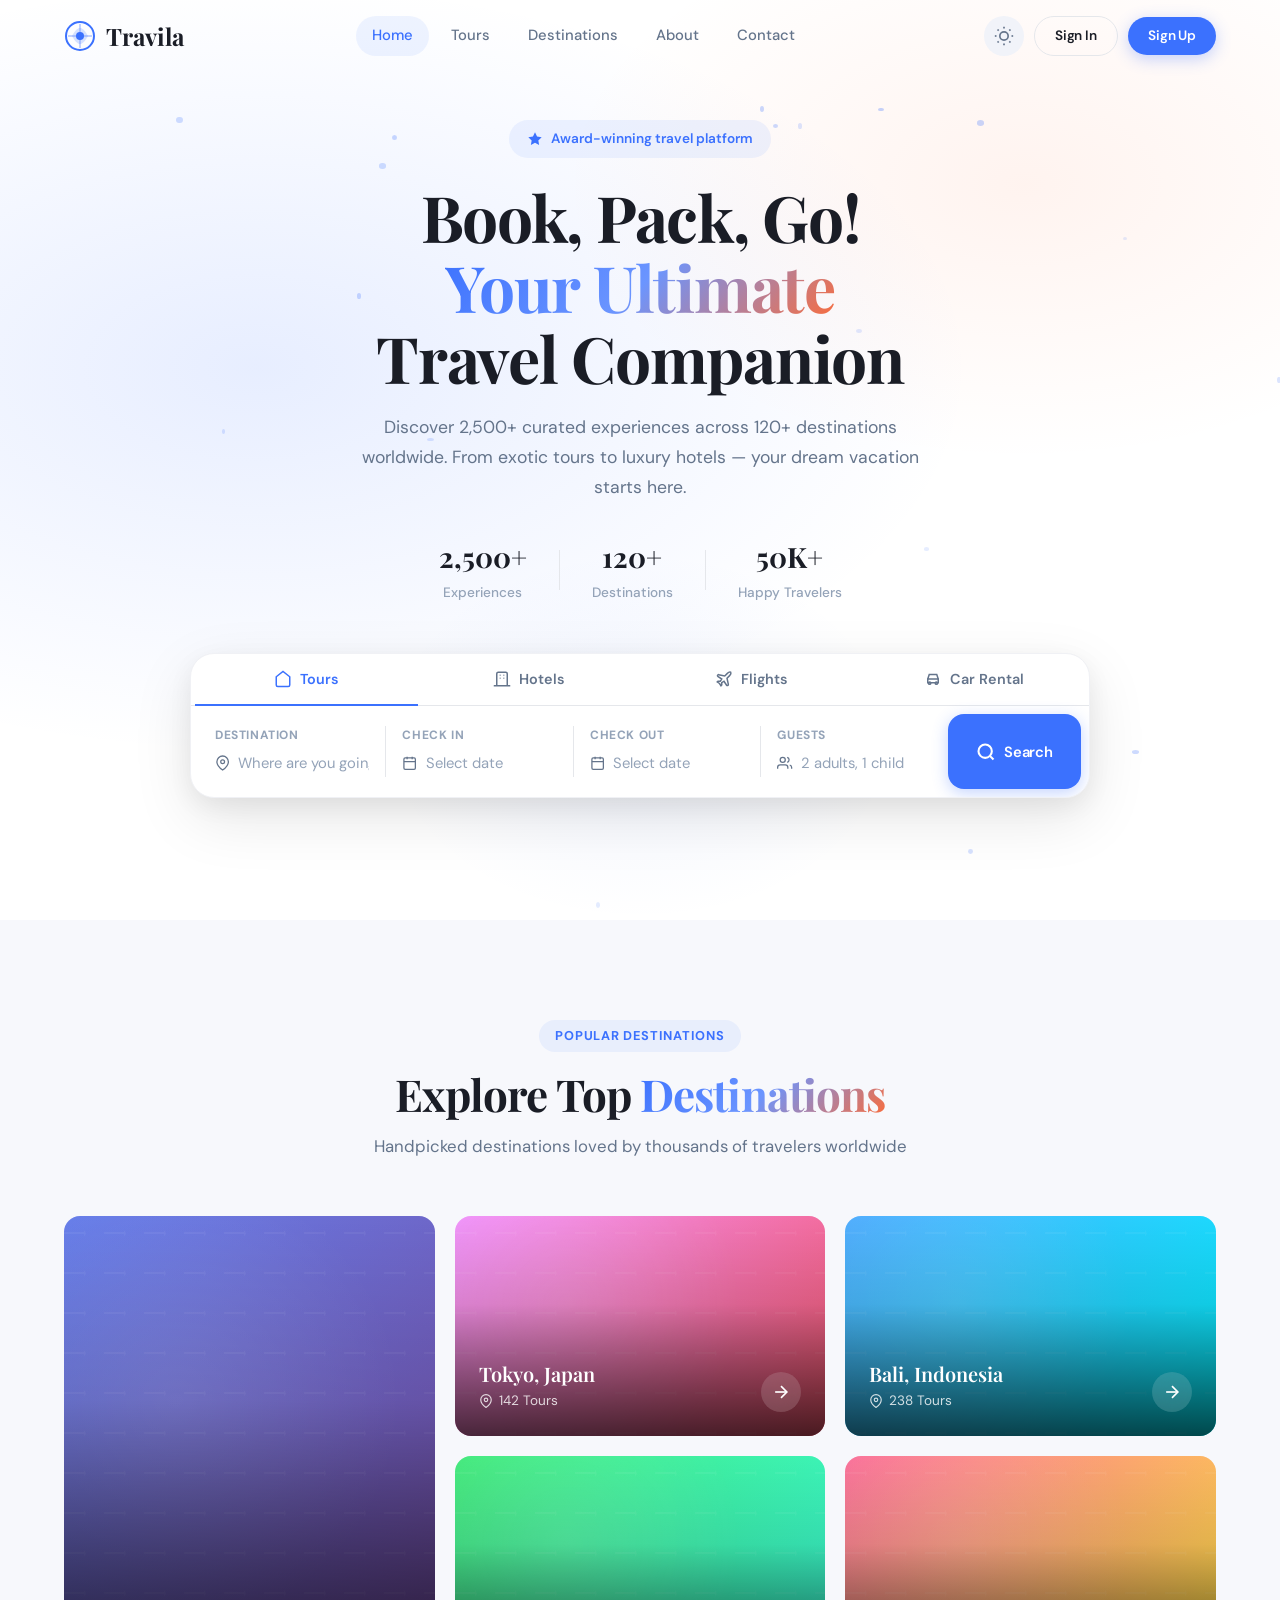
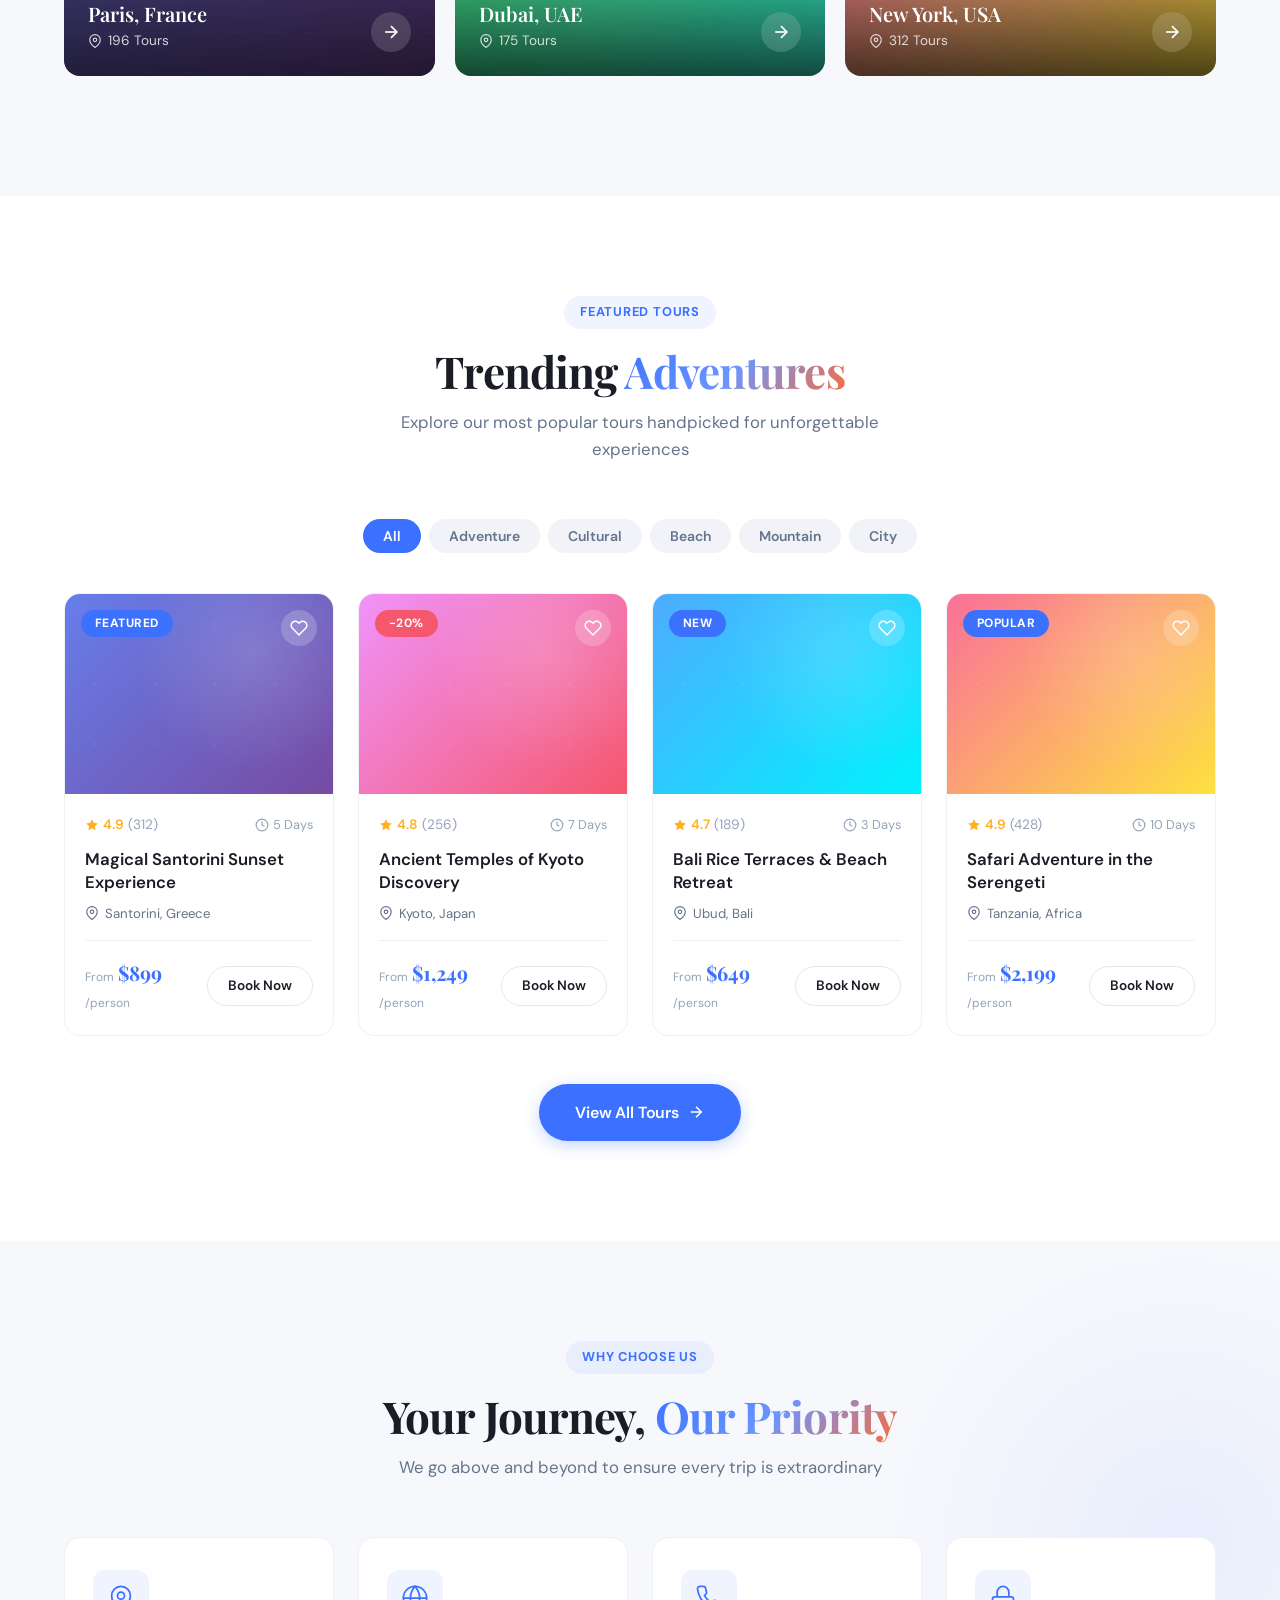
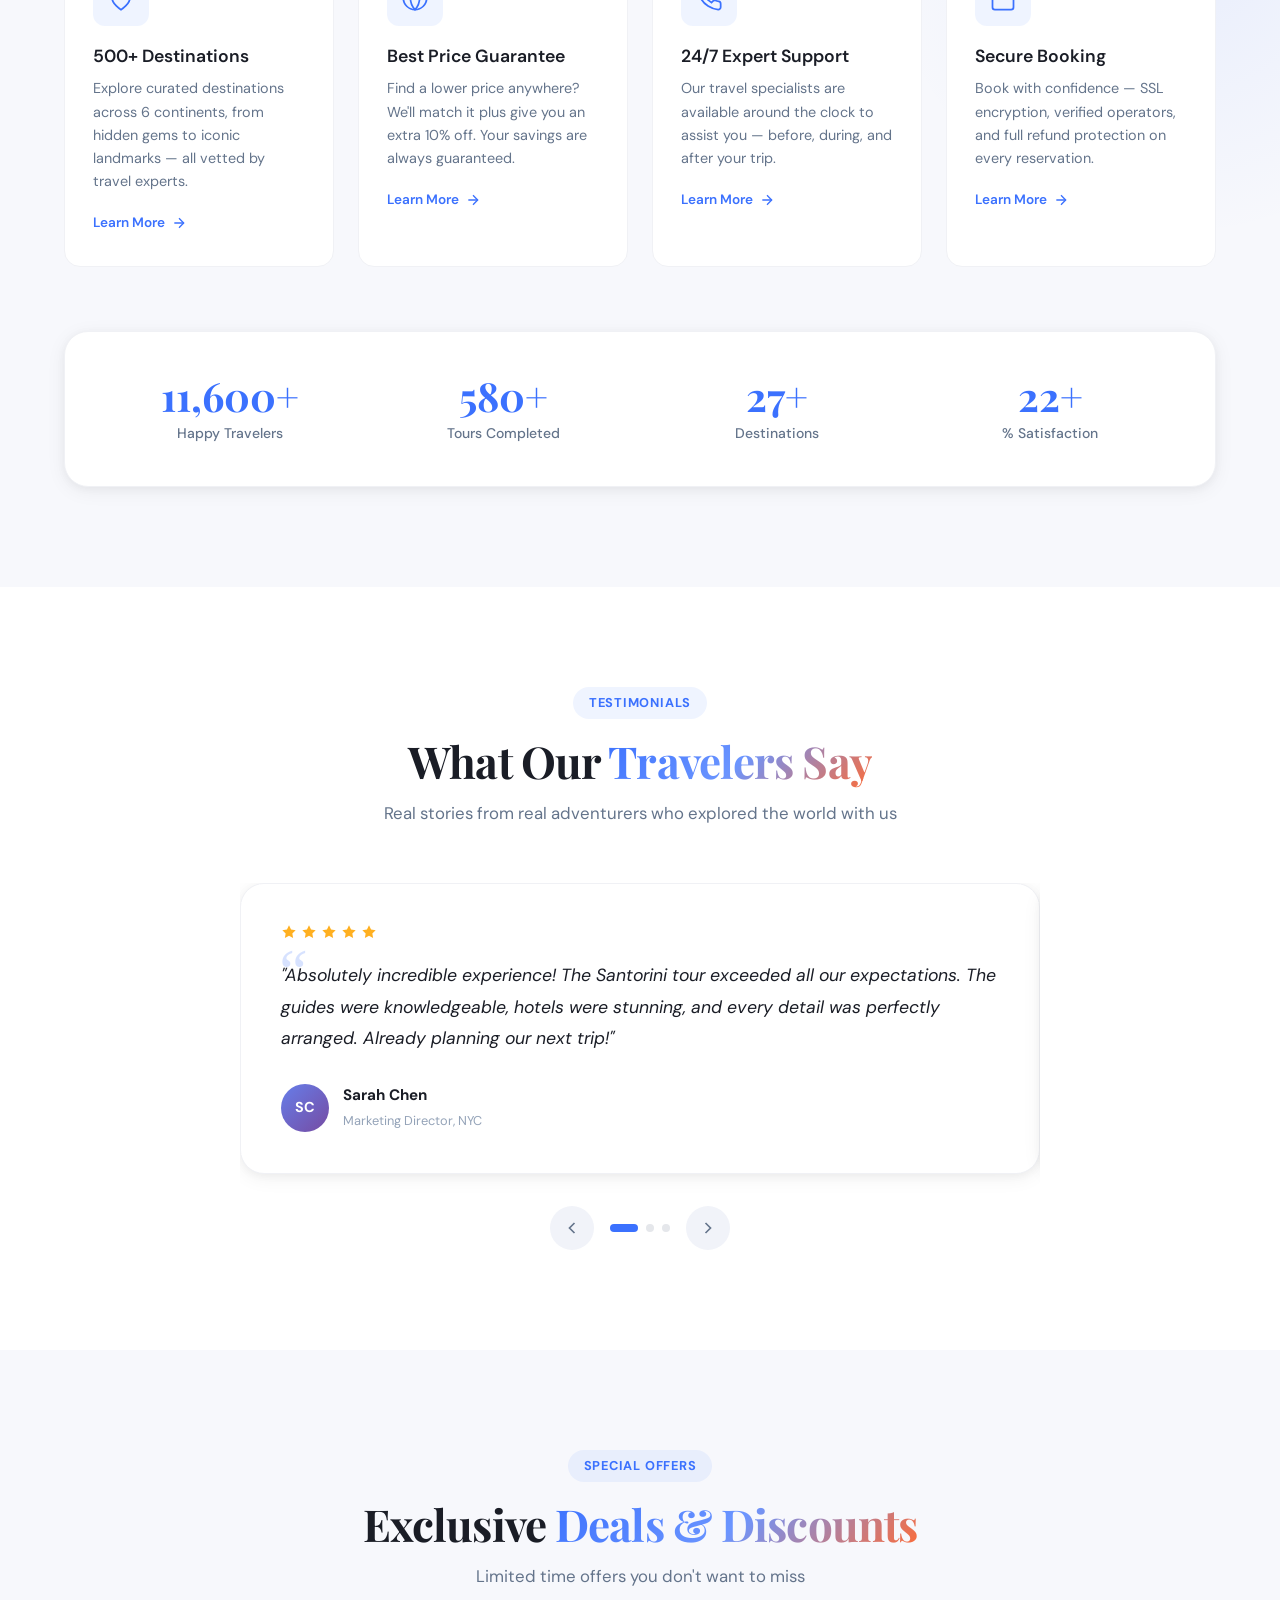
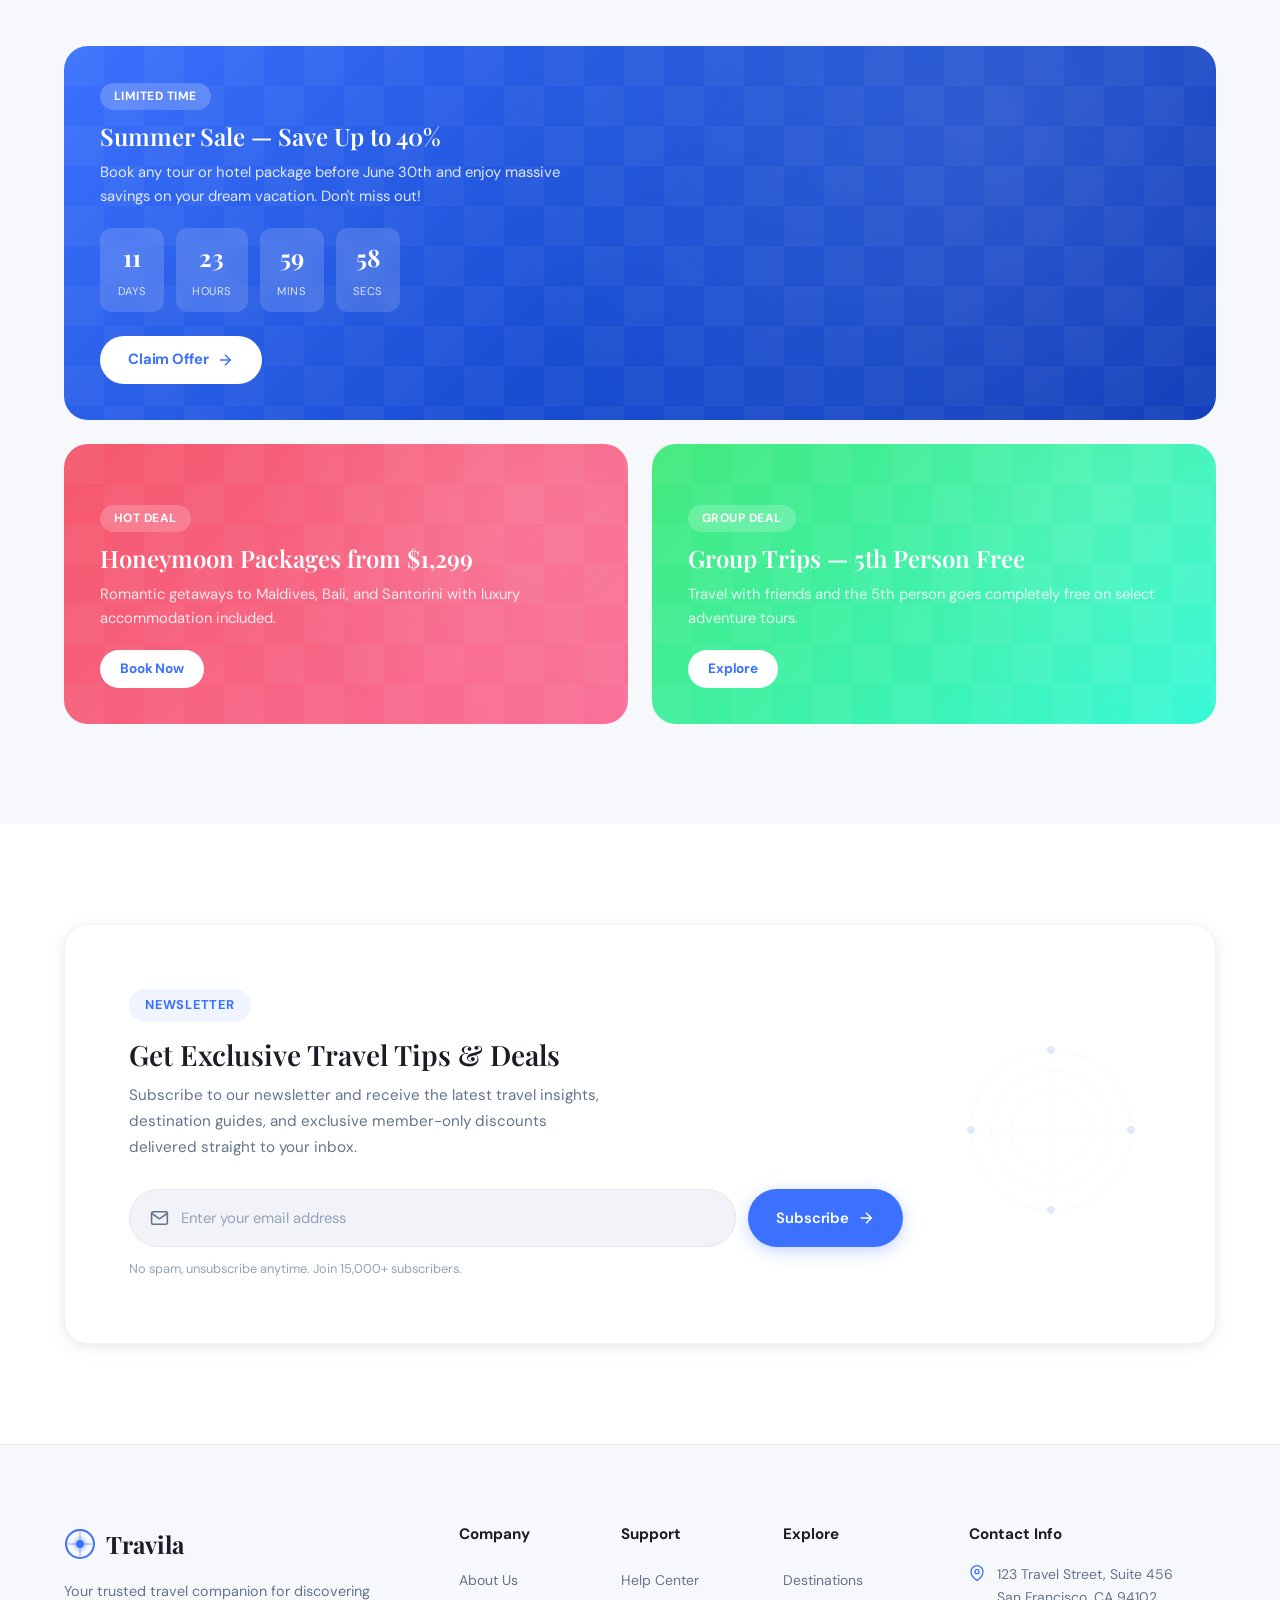
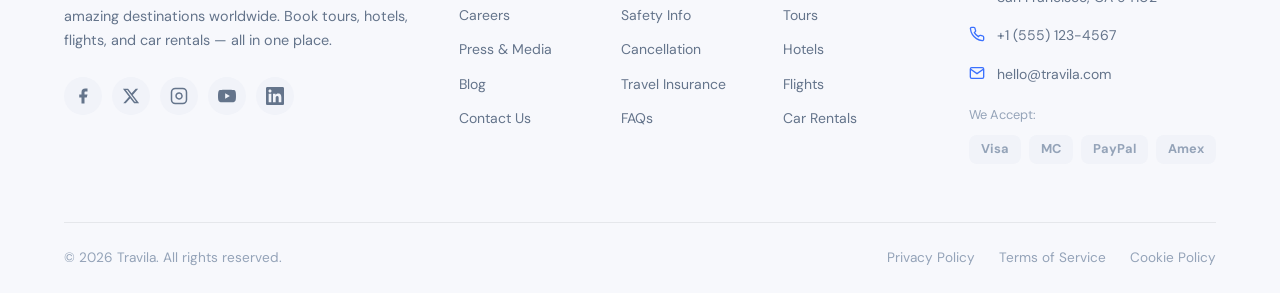
<file: index.html>
<!DOCTYPE html>
<html lang="en" data-theme="light">
<head>
    <meta charset="UTF-8">
    <meta name="viewport" content="width=device-width, initial-scale=1.0">
    <title>Travila — Book, Pack, Go! Your Ultimate Travel Companion</title>
    <meta name="description" content="Discover amazing destinations, book tours, hotels, flights and car rentals. Your ultimate travel companion for unforgettable adventures worldwide.">
    <link rel="preconnect" href="https://fonts.googleapis.com">
    <link rel="preconnect" href="https://fonts.gstatic.com" crossorigin>
    <link href="https://fonts.googleapis.com/css2?family=DM+Sans:ital,opsz,wght@0,9..40,300;0,9..40,400;0,9..40,500;0,9..40,600;0,9..40,700;1,9..40,400&family=Playfair+Display:wght@400;500;600;700&display=swap" rel="stylesheet">
    <link rel="stylesheet" href="css/style.css">
</head>
<body>

    <!-- ==================== HEADER / NAVIGATION ==================== -->
    <header class="header" id="header">
        <div class="container">
            <a href="#" class="logo">
                <svg class="logo-icon" width="32" height="32" viewBox="0 0 32 32" fill="none">
                    <circle cx="16" cy="16" r="14" stroke="currentColor" stroke-width="2"/>
                    <path d="M8 16C8 16 12 8 16 8C20 8 24 16 24 16C24 16 20 24 16 24C12 24 8 16 8 16Z" fill="currentColor" opacity="0.2"/>
                    <path d="M16 4V28M4 16H28" stroke="currentColor" stroke-width="1.5" opacity="0.4"/>
                    <circle cx="16" cy="16" r="4" fill="currentColor"/>
                </svg>
                <span>Travila</span>
            </a>
            <nav class="nav" id="nav">
                <a href="#hero" class="nav-link active">Home</a>
                <a href="#tours" class="nav-link">Tours</a>
                <a href="#destinations" class="nav-link">Destinations</a>
                <a href="#features" class="nav-link">About</a>
                <a href="#contact" class="nav-link">Contact</a>
            </nav>
            <div class="header-actions">
                <button class="theme-toggle" id="themeToggle" aria-label="Toggle dark mode">
                    <svg class="icon-sun" width="20" height="20" viewBox="0 0 24 24" fill="none" stroke="currentColor" stroke-width="2"><circle cx="12" cy="12" r="5"/><line x1="12" y1="1" x2="12" y2="3"/><line x1="12" y1="21" x2="12" y2="23"/><line x1="4.22" y1="4.22" x2="5.64" y2="5.64"/><line x1="18.36" y1="18.36" x2="19.78" y2="19.78"/><line x1="1" y1="12" x2="3" y2="12"/><line x1="21" y1="12" x2="23" y2="12"/><line x1="4.22" y1="19.78" x2="5.64" y2="18.36"/><line x1="18.36" y1="5.64" x2="19.78" y2="4.22"/></svg>
                    <svg class="icon-moon" width="20" height="20" viewBox="0 0 24 24" fill="none" stroke="currentColor" stroke-width="2"><path d="M21 12.79A9 9 0 1 1 11.21 3 7 7 0 0 0 21 12.79z"/></svg>
                </button>
                <a href="#" class="btn btn-outline btn-sm">Sign In</a>
                <a href="#" class="btn btn-primary btn-sm">Sign Up</a>
                <button class="mobile-toggle" id="mobileToggle" aria-label="Toggle menu">
                    <span></span><span></span><span></span>
                </button>
            </div>
        </div>
    </header>

    <!-- ==================== HERO SECTION ==================== -->
    <section class="hero" id="hero">
        <div class="hero-bg">
            <div class="hero-gradient"></div>
            <div class="hero-particles" id="heroParticles"></div>
        </div>
        <div class="container">
            <div class="hero-content">
                <span class="hero-badge" data-animate="fade-up">
                    <svg width="16" height="16" viewBox="0 0 24 24" fill="currentColor"><path d="M12 2L15.09 8.26L22 9.27L17 14.14L18.18 21.02L12 17.77L5.82 21.02L7 14.14L2 9.27L8.91 8.26L12 2Z"/></svg>
                    Award-winning travel platform
                </span>
                <h1 class="hero-title" data-animate="fade-up" data-delay="100">
                    Book, Pack, Go!<br>
                    <span class="text-gradient">Your Ultimate</span><br>
                    Travel Companion
                </h1>
                <p class="hero-subtitle" data-animate="fade-up" data-delay="200">
                    Discover 2,500+ curated experiences across 120+ destinations worldwide.
                    From exotic tours to luxury hotels — your dream vacation starts here.
                </p>
                <div class="hero-stats" data-animate="fade-up" data-delay="300">
                    <div class="stat">
                        <strong>2,500+</strong>
                        <span>Experiences</span>
                    </div>
                    <div class="stat-divider"></div>
                    <div class="stat">
                        <strong>120+</strong>
                        <span>Destinations</span>
                    </div>
                    <div class="stat-divider"></div>
                    <div class="stat">
                        <strong>50K+</strong>
                        <span>Happy Travelers</span>
                    </div>
                </div>
            </div>

            <!-- Search Form -->
            <div class="search-box" data-animate="fade-up" data-delay="400">
                <div class="search-tabs">
                    <button class="search-tab active" data-tab="tours">
                        <svg width="18" height="18" viewBox="0 0 24 24" fill="none" stroke="currentColor" stroke-width="2"><path d="M3 9l9-7 9 7v11a2 2 0 0 1-2 2H5a2 2 0 0 1-2-2z"/></svg>
                        Tours
                    </button>
                    <button class="search-tab" data-tab="hotels">
                        <svg width="18" height="18" viewBox="0 0 24 24" fill="none" stroke="currentColor" stroke-width="2"><path d="M19 21V5a2 2 0 0 0-2-2H7a2 2 0 0 0-2 2v16"/><path d="M1 21h22"/><path d="M9 7h1"/><path d="M9 11h1"/><path d="M14 7h1"/><path d="M14 11h1"/></svg>
                        Hotels
                    </button>
                    <button class="search-tab" data-tab="flights">
                        <svg width="18" height="18" viewBox="0 0 24 24" fill="none" stroke="currentColor" stroke-width="2"><path d="M17.8 19.2L16 11l3.5-3.5C21 6 21.5 4 21 3c-1-.5-3 0-4.5 1.5L13 8 4.8 6.2c-.5-.1-.9.1-1.1.5l-.3.5c-.2.5-.1 1 .3 1.3L9 12l-2 3H4l-1 1 3 2 2 3 1-1v-3l3-2 3.5 5.3c.3.4.8.5 1.3.3l.5-.2c.4-.3.6-.7.5-1.2z"/></svg>
                        Flights
                    </button>
                    <button class="search-tab" data-tab="cars">
                        <svg width="18" height="18" viewBox="0 0 24 24" fill="none" stroke="currentColor" stroke-width="2"><path d="M5 17h14v-5H5v5zM19 12l-2-6H7L5 12"/><circle cx="7.5" cy="17.5" r="1.5"/><circle cx="16.5" cy="17.5" r="1.5"/></svg>
                        Car Rental
                    </button>
                </div>
                <div class="search-form">
                    <div class="search-field">
                        <label>Destination</label>
                        <div class="field-input">
                            <svg width="18" height="18" viewBox="0 0 24 24" fill="none" stroke="currentColor" stroke-width="2"><path d="M21 10c0 7-9 13-9 13s-9-6-9-13a9 9 0 0 1 18 0z"/><circle cx="12" cy="10" r="3"/></svg>
                            <input type="text" placeholder="Where are you going?">
                        </div>
                    </div>
                    <div class="search-divider"></div>
                    <div class="search-field">
                        <label>Check In</label>
                        <div class="field-input">
                            <svg width="18" height="18" viewBox="0 0 24 24" fill="none" stroke="currentColor" stroke-width="2"><rect x="3" y="4" width="18" height="18" rx="2" ry="2"/><line x1="16" y1="2" x2="16" y2="6"/><line x1="8" y1="2" x2="8" y2="6"/><line x1="3" y1="10" x2="21" y2="10"/></svg>
                            <input type="text" placeholder="Select date">
                        </div>
                    </div>
                    <div class="search-divider"></div>
                    <div class="search-field">
                        <label>Check Out</label>
                        <div class="field-input">
                            <svg width="18" height="18" viewBox="0 0 24 24" fill="none" stroke="currentColor" stroke-width="2"><rect x="3" y="4" width="18" height="18" rx="2" ry="2"/><line x1="16" y1="2" x2="16" y2="6"/><line x1="8" y1="2" x2="8" y2="6"/><line x1="3" y1="10" x2="21" y2="10"/></svg>
                            <input type="text" placeholder="Select date">
                        </div>
                    </div>
                    <div class="search-divider"></div>
                    <div class="search-field">
                        <label>Guests</label>
                        <div class="field-input">
                            <svg width="18" height="18" viewBox="0 0 24 24" fill="none" stroke="currentColor" stroke-width="2"><path d="M17 21v-2a4 4 0 0 0-4-4H5a4 4 0 0 0-4 4v2"/><circle cx="9" cy="7" r="4"/><path d="M23 21v-2a4 4 0 0 0-3-3.87"/><path d="M16 3.13a4 4 0 0 1 0 7.75"/></svg>
                            <input type="text" placeholder="2 adults, 1 child">
                        </div>
                    </div>
                    <button class="btn btn-primary btn-search">
                        <svg width="20" height="20" viewBox="0 0 24 24" fill="none" stroke="currentColor" stroke-width="2.5"><circle cx="11" cy="11" r="8"/><line x1="21" y1="21" x2="16.65" y2="16.65"/></svg>
                        Search
                    </button>
                </div>
            </div>

            <!-- Trusted Companies -->
            <div class="trusted" data-animate="fade-up" data-delay="500">
                <span>Trusted by:</span>
                <div class="trusted-logos">
                    <span class="trusted-logo">Booking.com</span>
                    <span class="trusted-logo">TripAdvisor</span>
                    <span class="trusted-logo">Airbnb</span>
                    <span class="trusted-logo">Expedia</span>
                    <span class="trusted-logo">Viator</span>
                </div>
            </div>
        </div>
    </section>

    <!-- ==================== POPULAR DESTINATIONS ==================== -->
    <section class="section destinations" id="destinations">
        <div class="container">
            <div class="section-header" data-animate="fade-up">
                <span class="section-badge">Popular Destinations</span>
                <h2 class="section-title">Explore Top <span class="text-gradient">Destinations</span></h2>
                <p class="section-subtitle">Handpicked destinations loved by thousands of travelers worldwide</p>
            </div>
            <div class="destinations-grid">
                <div class="dest-card dest-card-large" data-animate="fade-up" data-delay="100">
                    <div class="dest-img" style="background: linear-gradient(135deg, #667eea 0%, #764ba2 100%);">
                        <div class="dest-img-pattern"></div>
                    </div>
                    <div class="dest-overlay">
                        <div class="dest-info">
                            <h3>Paris, France</h3>
                            <span class="dest-count">
                                <svg width="14" height="14" viewBox="0 0 24 24" fill="none" stroke="currentColor" stroke-width="2"><path d="M21 10c0 7-9 13-9 13s-9-6-9-13a9 9 0 0 1 18 0z"/><circle cx="12" cy="10" r="3"/></svg>
                                196 Tours
                            </span>
                        </div>
                        <span class="dest-arrow">
                            <svg width="20" height="20" viewBox="0 0 24 24" fill="none" stroke="currentColor" stroke-width="2"><line x1="5" y1="12" x2="19" y2="12"/><polyline points="12 5 19 12 12 19"/></svg>
                        </span>
                    </div>
                </div>
                <div class="dest-card" data-animate="fade-up" data-delay="150">
                    <div class="dest-img" style="background: linear-gradient(135deg, #f093fb 0%, #f5576c 100%);">
                        <div class="dest-img-pattern"></div>
                    </div>
                    <div class="dest-overlay">
                        <div class="dest-info">
                            <h3>Tokyo, Japan</h3>
                            <span class="dest-count">
                                <svg width="14" height="14" viewBox="0 0 24 24" fill="none" stroke="currentColor" stroke-width="2"><path d="M21 10c0 7-9 13-9 13s-9-6-9-13a9 9 0 0 1 18 0z"/><circle cx="12" cy="10" r="3"/></svg>
                                142 Tours
                            </span>
                        </div>
                        <span class="dest-arrow">
                            <svg width="20" height="20" viewBox="0 0 24 24" fill="none" stroke="currentColor" stroke-width="2"><line x1="5" y1="12" x2="19" y2="12"/><polyline points="12 5 19 12 12 19"/></svg>
                        </span>
                    </div>
                </div>
                <div class="dest-card" data-animate="fade-up" data-delay="200">
                    <div class="dest-img" style="background: linear-gradient(135deg, #4facfe 0%, #00f2fe 100%);">
                        <div class="dest-img-pattern"></div>
                    </div>
                    <div class="dest-overlay">
                        <div class="dest-info">
                            <h3>Bali, Indonesia</h3>
                            <span class="dest-count">
                                <svg width="14" height="14" viewBox="0 0 24 24" fill="none" stroke="currentColor" stroke-width="2"><path d="M21 10c0 7-9 13-9 13s-9-6-9-13a9 9 0 0 1 18 0z"/><circle cx="12" cy="10" r="3"/></svg>
                                238 Tours
                            </span>
                        </div>
                        <span class="dest-arrow">
                            <svg width="20" height="20" viewBox="0 0 24 24" fill="none" stroke="currentColor" stroke-width="2"><line x1="5" y1="12" x2="19" y2="12"/><polyline points="12 5 19 12 12 19"/></svg>
                        </span>
                    </div>
                </div>
                <div class="dest-card" data-animate="fade-up" data-delay="250">
                    <div class="dest-img" style="background: linear-gradient(135deg, #43e97b 0%, #38f9d7 100%);">
                        <div class="dest-img-pattern"></div>
                    </div>
                    <div class="dest-overlay">
                        <div class="dest-info">
                            <h3>Dubai, UAE</h3>
                            <span class="dest-count">
                                <svg width="14" height="14" viewBox="0 0 24 24" fill="none" stroke="currentColor" stroke-width="2"><path d="M21 10c0 7-9 13-9 13s-9-6-9-13a9 9 0 0 1 18 0z"/><circle cx="12" cy="10" r="3"/></svg>
                                175 Tours
                            </span>
                        </div>
                        <span class="dest-arrow">
                            <svg width="20" height="20" viewBox="0 0 24 24" fill="none" stroke="currentColor" stroke-width="2"><line x1="5" y1="12" x2="19" y2="12"/><polyline points="12 5 19 12 12 19"/></svg>
                        </span>
                    </div>
                </div>
                <div class="dest-card" data-animate="fade-up" data-delay="300">
                    <div class="dest-img" style="background: linear-gradient(135deg, #fa709a 0%, #fee140 100%);">
                        <div class="dest-img-pattern"></div>
                    </div>
                    <div class="dest-overlay">
                        <div class="dest-info">
                            <h3>New York, USA</h3>
                            <span class="dest-count">
                                <svg width="14" height="14" viewBox="0 0 24 24" fill="none" stroke="currentColor" stroke-width="2"><path d="M21 10c0 7-9 13-9 13s-9-6-9-13a9 9 0 0 1 18 0z"/><circle cx="12" cy="10" r="3"/></svg>
                                312 Tours
                            </span>
                        </div>
                        <span class="dest-arrow">
                            <svg width="20" height="20" viewBox="0 0 24 24" fill="none" stroke="currentColor" stroke-width="2"><line x1="5" y1="12" x2="19" y2="12"/><polyline points="12 5 19 12 12 19"/></svg>
                        </span>
                    </div>
                </div>
                <div class="dest-card" data-animate="fade-up" data-delay="350">
                    <div class="dest-img" style="background: linear-gradient(135deg, #a18cd1 0%, #fbc2eb 100%);">
                        <div class="dest-img-pattern"></div>
                    </div>
                    <div class="dest-overlay">
                        <div class="dest-info">
                            <h3>Santorini, Greece</h3>
                            <span class="dest-count">
                                <svg width="14" height="14" viewBox="0 0 24 24" fill="none" stroke="currentColor" stroke-width="2"><path d="M21 10c0 7-9 13-9 13s-9-6-9-13a9 9 0 0 1 18 0z"/><circle cx="12" cy="10" r="3"/></svg>
                                128 Tours
                            </span>
                        </div>
                        <span class="dest-arrow">
                            <svg width="20" height="20" viewBox="0 0 24 24" fill="none" stroke="currentColor" stroke-width="2"><line x1="5" y1="12" x2="19" y2="12"/><polyline points="12 5 19 12 12 19"/></svg>
                        </span>
                    </div>
                </div>
            </div>
        </div>
    </section>

    <!-- ==================== FEATURED TOURS ==================== -->
    <section class="section tours" id="tours">
        <div class="container">
            <div class="section-header" data-animate="fade-up">
                <span class="section-badge">Featured Tours</span>
                <h2 class="section-title">Trending <span class="text-gradient">Adventures</span></h2>
                <p class="section-subtitle">Explore our most popular tours handpicked for unforgettable experiences</p>
            </div>
            <div class="tour-filters" data-animate="fade-up" data-delay="100">
                <button class="filter-btn active">All</button>
                <button class="filter-btn">Adventure</button>
                <button class="filter-btn">Cultural</button>
                <button class="filter-btn">Beach</button>
                <button class="filter-btn">Mountain</button>
                <button class="filter-btn">City</button>
            </div>
            <div class="tours-grid">
                <div class="tour-card" data-animate="fade-up" data-delay="100">
                    <div class="tour-img" style="background: linear-gradient(135deg, #667eea 0%, #764ba2 100%);">
                        <span class="tour-badge-tag">Featured</span>
                        <button class="tour-heart" aria-label="Add to wishlist">
                            <svg width="18" height="18" viewBox="0 0 24 24" fill="none" stroke="currentColor" stroke-width="2"><path d="M20.84 4.61a5.5 5.5 0 0 0-7.78 0L12 5.67l-1.06-1.06a5.5 5.5 0 0 0-7.78 7.78l1.06 1.06L12 21.23l7.78-7.78 1.06-1.06a5.5 5.5 0 0 0 0-7.78z"/></svg>
                        </button>
                        <div class="tour-img-pattern"></div>
                    </div>
                    <div class="tour-body">
                        <div class="tour-meta">
                            <span class="tour-rating">
                                <svg width="14" height="14" viewBox="0 0 24 24" fill="currentColor"><path d="M12 2L15.09 8.26L22 9.27L17 14.14L18.18 21.02L12 17.77L5.82 21.02L7 14.14L2 9.27L8.91 8.26L12 2Z"/></svg>
                                4.9 <span>(312)</span>
                            </span>
                            <span class="tour-duration">
                                <svg width="14" height="14" viewBox="0 0 24 24" fill="none" stroke="currentColor" stroke-width="2"><circle cx="12" cy="12" r="10"/><polyline points="12 6 12 12 16 14"/></svg>
                                5 Days
                            </span>
                        </div>
                        <h3 class="tour-title">Magical Santorini Sunset Experience</h3>
                        <div class="tour-location">
                            <svg width="14" height="14" viewBox="0 0 24 24" fill="none" stroke="currentColor" stroke-width="2"><path d="M21 10c0 7-9 13-9 13s-9-6-9-13a9 9 0 0 1 18 0z"/><circle cx="12" cy="10" r="3"/></svg>
                            Santorini, Greece
                        </div>
                        <div class="tour-footer">
                            <div class="tour-price">
                                <span class="price-from">From</span>
                                <span class="price-amount">$899</span>
                                <span class="price-per">/person</span>
                            </div>
                            <a href="#" class="btn btn-sm btn-outline">Book Now</a>
                        </div>
                    </div>
                </div>
                <div class="tour-card" data-animate="fade-up" data-delay="200">
                    <div class="tour-img" style="background: linear-gradient(135deg, #f093fb 0%, #f5576c 100%);">
                        <span class="tour-badge-tag sale">-20%</span>
                        <button class="tour-heart" aria-label="Add to wishlist">
                            <svg width="18" height="18" viewBox="0 0 24 24" fill="none" stroke="currentColor" stroke-width="2"><path d="M20.84 4.61a5.5 5.5 0 0 0-7.78 0L12 5.67l-1.06-1.06a5.5 5.5 0 0 0-7.78 7.78l1.06 1.06L12 21.23l7.78-7.78 1.06-1.06a5.5 5.5 0 0 0 0-7.78z"/></svg>
                        </button>
                        <div class="tour-img-pattern"></div>
                    </div>
                    <div class="tour-body">
                        <div class="tour-meta">
                            <span class="tour-rating">
                                <svg width="14" height="14" viewBox="0 0 24 24" fill="currentColor"><path d="M12 2L15.09 8.26L22 9.27L17 14.14L18.18 21.02L12 17.77L5.82 21.02L7 14.14L2 9.27L8.91 8.26L12 2Z"/></svg>
                                4.8 <span>(256)</span>
                            </span>
                            <span class="tour-duration">
                                <svg width="14" height="14" viewBox="0 0 24 24" fill="none" stroke="currentColor" stroke-width="2"><circle cx="12" cy="12" r="10"/><polyline points="12 6 12 12 16 14"/></svg>
                                7 Days
                            </span>
                        </div>
                        <h3 class="tour-title">Ancient Temples of Kyoto Discovery</h3>
                        <div class="tour-location">
                            <svg width="14" height="14" viewBox="0 0 24 24" fill="none" stroke="currentColor" stroke-width="2"><path d="M21 10c0 7-9 13-9 13s-9-6-9-13a9 9 0 0 1 18 0z"/><circle cx="12" cy="10" r="3"/></svg>
                            Kyoto, Japan
                        </div>
                        <div class="tour-footer">
                            <div class="tour-price">
                                <span class="price-from">From</span>
                                <span class="price-amount">$1,249</span>
                                <span class="price-per">/person</span>
                            </div>
                            <a href="#" class="btn btn-sm btn-outline">Book Now</a>
                        </div>
                    </div>
                </div>
                <div class="tour-card" data-animate="fade-up" data-delay="300">
                    <div class="tour-img" style="background: linear-gradient(135deg, #4facfe 0%, #00f2fe 100%);">
                        <span class="tour-badge-tag">New</span>
                        <button class="tour-heart" aria-label="Add to wishlist">
                            <svg width="18" height="18" viewBox="0 0 24 24" fill="none" stroke="currentColor" stroke-width="2"><path d="M20.84 4.61a5.5 5.5 0 0 0-7.78 0L12 5.67l-1.06-1.06a5.5 5.5 0 0 0-7.78 7.78l1.06 1.06L12 21.23l7.78-7.78 1.06-1.06a5.5 5.5 0 0 0 0-7.78z"/></svg>
                        </button>
                        <div class="tour-img-pattern"></div>
                    </div>
                    <div class="tour-body">
                        <div class="tour-meta">
                            <span class="tour-rating">
                                <svg width="14" height="14" viewBox="0 0 24 24" fill="currentColor"><path d="M12 2L15.09 8.26L22 9.27L17 14.14L18.18 21.02L12 17.77L5.82 21.02L7 14.14L2 9.27L8.91 8.26L12 2Z"/></svg>
                                4.7 <span>(189)</span>
                            </span>
                            <span class="tour-duration">
                                <svg width="14" height="14" viewBox="0 0 24 24" fill="none" stroke="currentColor" stroke-width="2"><circle cx="12" cy="12" r="10"/><polyline points="12 6 12 12 16 14"/></svg>
                                3 Days
                            </span>
                        </div>
                        <h3 class="tour-title">Bali Rice Terraces & Beach Retreat</h3>
                        <div class="tour-location">
                            <svg width="14" height="14" viewBox="0 0 24 24" fill="none" stroke="currentColor" stroke-width="2"><path d="M21 10c0 7-9 13-9 13s-9-6-9-13a9 9 0 0 1 18 0z"/><circle cx="12" cy="10" r="3"/></svg>
                            Ubud, Bali
                        </div>
                        <div class="tour-footer">
                            <div class="tour-price">
                                <span class="price-from">From</span>
                                <span class="price-amount">$649</span>
                                <span class="price-per">/person</span>
                            </div>
                            <a href="#" class="btn btn-sm btn-outline">Book Now</a>
                        </div>
                    </div>
                </div>
                <div class="tour-card" data-animate="fade-up" data-delay="400">
                    <div class="tour-img" style="background: linear-gradient(135deg, #fa709a 0%, #fee140 100%);">
                        <span class="tour-badge-tag">Popular</span>
                        <button class="tour-heart" aria-label="Add to wishlist">
                            <svg width="18" height="18" viewBox="0 0 24 24" fill="none" stroke="currentColor" stroke-width="2"><path d="M20.84 4.61a5.5 5.5 0 0 0-7.78 0L12 5.67l-1.06-1.06a5.5 5.5 0 0 0-7.78 7.78l1.06 1.06L12 21.23l7.78-7.78 1.06-1.06a5.5 5.5 0 0 0 0-7.78z"/></svg>
                        </button>
                        <div class="tour-img-pattern"></div>
                    </div>
                    <div class="tour-body">
                        <div class="tour-meta">
                            <span class="tour-rating">
                                <svg width="14" height="14" viewBox="0 0 24 24" fill="currentColor"><path d="M12 2L15.09 8.26L22 9.27L17 14.14L18.18 21.02L12 17.77L5.82 21.02L7 14.14L2 9.27L8.91 8.26L12 2Z"/></svg>
                                4.9 <span>(428)</span>
                            </span>
                            <span class="tour-duration">
                                <svg width="14" height="14" viewBox="0 0 24 24" fill="none" stroke="currentColor" stroke-width="2"><circle cx="12" cy="12" r="10"/><polyline points="12 6 12 12 16 14"/></svg>
                                10 Days
                            </span>
                        </div>
                        <h3 class="tour-title">Safari Adventure in the Serengeti</h3>
                        <div class="tour-location">
                            <svg width="14" height="14" viewBox="0 0 24 24" fill="none" stroke="currentColor" stroke-width="2"><path d="M21 10c0 7-9 13-9 13s-9-6-9-13a9 9 0 0 1 18 0z"/><circle cx="12" cy="10" r="3"/></svg>
                            Tanzania, Africa
                        </div>
                        <div class="tour-footer">
                            <div class="tour-price">
                                <span class="price-from">From</span>
                                <span class="price-amount">$2,199</span>
                                <span class="price-per">/person</span>
                            </div>
                            <a href="#" class="btn btn-sm btn-outline">Book Now</a>
                        </div>
                    </div>
                </div>
            </div>
            <div class="section-cta" data-animate="fade-up">
                <a href="#" class="btn btn-primary btn-lg">View All Tours
                    <svg width="18" height="18" viewBox="0 0 24 24" fill="none" stroke="currentColor" stroke-width="2"><line x1="5" y1="12" x2="19" y2="12"/><polyline points="12 5 19 12 12 19"/></svg>
                </a>
            </div>
        </div>
    </section>

    <!-- ==================== WHY CHOOSE US / FEATURES ==================== -->
    <section class="section features" id="features">
        <div class="features-bg"></div>
        <div class="container">
            <div class="section-header" data-animate="fade-up">
                <span class="section-badge">Why Choose Us</span>
                <h2 class="section-title">Your Journey, <span class="text-gradient">Our Priority</span></h2>
                <p class="section-subtitle">We go above and beyond to ensure every trip is extraordinary</p>
            </div>
            <div class="features-grid">
                <div class="feature-card" data-animate="fade-up" data-delay="100">
                    <div class="feature-icon">
                        <svg width="28" height="28" viewBox="0 0 24 24" fill="none" stroke="currentColor" stroke-width="1.5"><path d="M12 22s-8-4.5-8-11.8A8 8 0 0 1 12 2a8 8 0 0 1 8 8.2c0 7.3-8 11.8-8 11.8z"/><circle cx="12" cy="10" r="3"/></svg>
                    </div>
                    <h3>500+ Destinations</h3>
                    <p>Explore curated destinations across 6 continents, from hidden gems to iconic landmarks — all vetted by travel experts.</p>
                    <a href="#" class="feature-link">Learn More
                        <svg width="16" height="16" viewBox="0 0 24 24" fill="none" stroke="currentColor" stroke-width="2"><line x1="5" y1="12" x2="19" y2="12"/><polyline points="12 5 19 12 12 19"/></svg>
                    </a>
                </div>
                <div class="feature-card" data-animate="fade-up" data-delay="200">
                    <div class="feature-icon">
                        <svg width="28" height="28" viewBox="0 0 24 24" fill="none" stroke="currentColor" stroke-width="1.5"><path d="M12 22c5.523 0 10-4.477 10-10S17.523 2 12 2 2 6.477 2 12s4.477 10 10 10z"/><path d="M2 12h20"/><path d="M12 2a15.3 15.3 0 0 1 4 10 15.3 15.3 0 0 1-4 10 15.3 15.3 0 0 1-4-10 15.3 15.3 0 0 1 4-10z"/></svg>
                    </div>
                    <h3>Best Price Guarantee</h3>
                    <p>Find a lower price anywhere? We'll match it plus give you an extra 10% off. Your savings are always guaranteed.</p>
                    <a href="#" class="feature-link">Learn More
                        <svg width="16" height="16" viewBox="0 0 24 24" fill="none" stroke="currentColor" stroke-width="2"><line x1="5" y1="12" x2="19" y2="12"/><polyline points="12 5 19 12 12 19"/></svg>
                    </a>
                </div>
                <div class="feature-card" data-animate="fade-up" data-delay="300">
                    <div class="feature-icon">
                        <svg width="28" height="28" viewBox="0 0 24 24" fill="none" stroke="currentColor" stroke-width="1.5"><path d="M22 16.92v3a2 2 0 0 1-2.18 2 19.79 19.79 0 0 1-8.63-3.07 19.5 19.5 0 0 1-6-6 19.79 19.79 0 0 1-3.07-8.67A2 2 0 0 1 4.11 2h3a2 2 0 0 1 2 1.72 12.84 12.84 0 0 0 .7 2.81 2 2 0 0 1-.45 2.11L8.09 9.91a16 16 0 0 0 6 6l1.27-1.27a2 2 0 0 1 2.11-.45 12.84 12.84 0 0 0 2.81.7A2 2 0 0 1 22 16.92z"/></svg>
                    </div>
                    <h3>24/7 Expert Support</h3>
                    <p>Our travel specialists are available around the clock to assist you — before, during, and after your trip.</p>
                    <a href="#" class="feature-link">Learn More
                        <svg width="16" height="16" viewBox="0 0 24 24" fill="none" stroke="currentColor" stroke-width="2"><line x1="5" y1="12" x2="19" y2="12"/><polyline points="12 5 19 12 12 19"/></svg>
                    </a>
                </div>
                <div class="feature-card" data-animate="fade-up" data-delay="400">
                    <div class="feature-icon">
                        <svg width="28" height="28" viewBox="0 0 24 24" fill="none" stroke="currentColor" stroke-width="1.5"><rect x="3" y="11" width="18" height="11" rx="2" ry="2"/><path d="M7 11V7a5 5 0 0 1 10 0v4"/></svg>
                    </div>
                    <h3>Secure Booking</h3>
                    <p>Book with confidence — SSL encryption, verified operators, and full refund protection on every reservation.</p>
                    <a href="#" class="feature-link">Learn More
                        <svg width="16" height="16" viewBox="0 0 24 24" fill="none" stroke="currentColor" stroke-width="2"><line x1="5" y1="12" x2="19" y2="12"/><polyline points="12 5 19 12 12 19"/></svg>
                    </a>
                </div>
            </div>
            <!-- Counter Stats -->
            <div class="counter-row" data-animate="fade-up">
                <div class="counter-item">
                    <span class="counter-number" data-target="50000">0</span>
                    <span class="counter-label">Happy Travelers</span>
                </div>
                <div class="counter-item">
                    <span class="counter-number" data-target="2500">0</span>
                    <span class="counter-label">Tours Completed</span>
                </div>
                <div class="counter-item">
                    <span class="counter-number" data-target="120">0</span>
                    <span class="counter-label">Destinations</span>
                </div>
                <div class="counter-item">
                    <span class="counter-number" data-target="98">0</span>
                    <span class="counter-label">% Satisfaction</span>
                </div>
            </div>
        </div>
    </section>

    <!-- ==================== TESTIMONIALS ==================== -->
    <section class="section testimonials" id="testimonials">
        <div class="container">
            <div class="section-header" data-animate="fade-up">
                <span class="section-badge">Testimonials</span>
                <h2 class="section-title">What Our <span class="text-gradient">Travelers Say</span></h2>
                <p class="section-subtitle">Real stories from real adventurers who explored the world with us</p>
            </div>
            <div class="testimonials-slider" data-animate="fade-up" data-delay="200">
                <div class="testimonials-track" id="testimonialsTrack">
                    <div class="testimonial-card">
                        <div class="testimonial-stars">
                            <svg width="16" height="16" viewBox="0 0 24 24" fill="currentColor"><path d="M12 2L15.09 8.26L22 9.27L17 14.14L18.18 21.02L12 17.77L5.82 21.02L7 14.14L2 9.27L8.91 8.26L12 2Z"/></svg>
                            <svg width="16" height="16" viewBox="0 0 24 24" fill="currentColor"><path d="M12 2L15.09 8.26L22 9.27L17 14.14L18.18 21.02L12 17.77L5.82 21.02L7 14.14L2 9.27L8.91 8.26L12 2Z"/></svg>
                            <svg width="16" height="16" viewBox="0 0 24 24" fill="currentColor"><path d="M12 2L15.09 8.26L22 9.27L17 14.14L18.18 21.02L12 17.77L5.82 21.02L7 14.14L2 9.27L8.91 8.26L12 2Z"/></svg>
                            <svg width="16" height="16" viewBox="0 0 24 24" fill="currentColor"><path d="M12 2L15.09 8.26L22 9.27L17 14.14L18.18 21.02L12 17.77L5.82 21.02L7 14.14L2 9.27L8.91 8.26L12 2Z"/></svg>
                            <svg width="16" height="16" viewBox="0 0 24 24" fill="currentColor"><path d="M12 2L15.09 8.26L22 9.27L17 14.14L18.18 21.02L12 17.77L5.82 21.02L7 14.14L2 9.27L8.91 8.26L12 2Z"/></svg>
                        </div>
                        <p class="testimonial-text">"Absolutely incredible experience! The Santorini tour exceeded all our expectations. The guides were knowledgeable, hotels were stunning, and every detail was perfectly arranged. Already planning our next trip!"</p>
                        <div class="testimonial-author">
                            <div class="author-avatar" style="background: linear-gradient(135deg, #667eea, #764ba2);">SC</div>
                            <div class="author-info">
                                <strong>Sarah Chen</strong>
                                <span>Marketing Director, NYC</span>
                            </div>
                        </div>
                    </div>
                    <div class="testimonial-card">
                        <div class="testimonial-stars">
                            <svg width="16" height="16" viewBox="0 0 24 24" fill="currentColor"><path d="M12 2L15.09 8.26L22 9.27L17 14.14L18.18 21.02L12 17.77L5.82 21.02L7 14.14L2 9.27L8.91 8.26L12 2Z"/></svg>
                            <svg width="16" height="16" viewBox="0 0 24 24" fill="currentColor"><path d="M12 2L15.09 8.26L22 9.27L17 14.14L18.18 21.02L12 17.77L5.82 21.02L7 14.14L2 9.27L8.91 8.26L12 2Z"/></svg>
                            <svg width="16" height="16" viewBox="0 0 24 24" fill="currentColor"><path d="M12 2L15.09 8.26L22 9.27L17 14.14L18.18 21.02L12 17.77L5.82 21.02L7 14.14L2 9.27L8.91 8.26L12 2Z"/></svg>
                            <svg width="16" height="16" viewBox="0 0 24 24" fill="currentColor"><path d="M12 2L15.09 8.26L22 9.27L17 14.14L18.18 21.02L12 17.77L5.82 21.02L7 14.14L2 9.27L8.91 8.26L12 2Z"/></svg>
                            <svg width="16" height="16" viewBox="0 0 24 24" fill="currentColor"><path d="M12 2L15.09 8.26L22 9.27L17 14.14L18.18 21.02L12 17.77L5.82 21.02L7 14.14L2 9.27L8.91 8.26L12 2Z"/></svg>
                        </div>
                        <p class="testimonial-text">"Best travel booking platform I've ever used. The prices were unbeatable, the customer service was responsive, and the whole process from booking to checkout was seamless. Highly recommend to everyone!"</p>
                        <div class="testimonial-author">
                            <div class="author-avatar" style="background: linear-gradient(135deg, #43e97b, #38f9d7);">MR</div>
                            <div class="author-info">
                                <strong>Marco Rossi</strong>
                                <span>Travel Blogger, Rome</span>
                            </div>
                        </div>
                    </div>
                    <div class="testimonial-card">
                        <div class="testimonial-stars">
                            <svg width="16" height="16" viewBox="0 0 24 24" fill="currentColor"><path d="M12 2L15.09 8.26L22 9.27L17 14.14L18.18 21.02L12 17.77L5.82 21.02L7 14.14L2 9.27L8.91 8.26L12 2Z"/></svg>
                            <svg width="16" height="16" viewBox="0 0 24 24" fill="currentColor"><path d="M12 2L15.09 8.26L22 9.27L17 14.14L18.18 21.02L12 17.77L5.82 21.02L7 14.14L2 9.27L8.91 8.26L12 2Z"/></svg>
                            <svg width="16" height="16" viewBox="0 0 24 24" fill="currentColor"><path d="M12 2L15.09 8.26L22 9.27L17 14.14L18.18 21.02L12 17.77L5.82 21.02L7 14.14L2 9.27L8.91 8.26L12 2Z"/></svg>
                            <svg width="16" height="16" viewBox="0 0 24 24" fill="currentColor"><path d="M12 2L15.09 8.26L22 9.27L17 14.14L18.18 21.02L12 17.77L5.82 21.02L7 14.14L2 9.27L8.91 8.26L12 2Z"/></svg>
                            <svg width="16" height="16" viewBox="0 0 24 24" fill="currentColor"><path d="M12 2L15.09 8.26L22 9.27L17 14.14L18.18 21.02L12 17.77L5.82 21.02L7 14.14L2 9.27L8.91 8.26L12 2Z"/></svg>
                        </div>
                        <p class="testimonial-text">"Our family safari in the Serengeti was the trip of a lifetime. Everything was perfectly organized, from the luxury lodge to the expert wildlife guides. The kids still talk about it every day!"</p>
                        <div class="testimonial-author">
                            <div class="author-avatar" style="background: linear-gradient(135deg, #fa709a, #fee140);">AK</div>
                            <div class="author-info">
                                <strong>Amara Kofi</strong>
                                <span>Software Engineer, London</span>
                            </div>
                        </div>
                    </div>
                </div>
                <div class="testimonials-nav">
                    <button class="test-nav-btn" id="testPrev" aria-label="Previous testimonial">
                        <svg width="20" height="20" viewBox="0 0 24 24" fill="none" stroke="currentColor" stroke-width="2"><polyline points="15 18 9 12 15 6"/></svg>
                    </button>
                    <div class="test-dots" id="testDots">
                        <span class="test-dot active"></span>
                        <span class="test-dot"></span>
                        <span class="test-dot"></span>
                    </div>
                    <button class="test-nav-btn" id="testNext" aria-label="Next testimonial">
                        <svg width="20" height="20" viewBox="0 0 24 24" fill="none" stroke="currentColor" stroke-width="2"><polyline points="9 18 15 12 9 6"/></svg>
                    </button>
                </div>
            </div>
        </div>
    </section>

    <!-- ==================== SPECIAL OFFERS ==================== -->
    <section class="section offers" id="offers">
        <div class="container">
            <div class="section-header" data-animate="fade-up">
                <span class="section-badge">Special Offers</span>
                <h2 class="section-title">Exclusive <span class="text-gradient">Deals & Discounts</span></h2>
                <p class="section-subtitle">Limited time offers you don't want to miss</p>
            </div>
            <div class="offers-grid">
                <div class="offer-card offer-card-wide" data-animate="fade-up" data-delay="100">
                    <div class="offer-bg" style="background: linear-gradient(135deg, #3B71FE 0%, #1a4fd4 50%, #0d3bb8 100%);">
                        <div class="offer-pattern"></div>
                    </div>
                    <div class="offer-content">
                        <span class="offer-tag">Limited Time</span>
                        <h3>Summer Sale — Save Up to 40%</h3>
                        <p>Book any tour or hotel package before June 30th and enjoy massive savings on your dream vacation. Don't miss out!</p>
                        <div class="offer-timer">
                            <div class="timer-block">
                                <span class="timer-num" id="timerDays">12</span>
                                <span class="timer-label">Days</span>
                            </div>
                            <div class="timer-block">
                                <span class="timer-num" id="timerHours">08</span>
                                <span class="timer-label">Hours</span>
                            </div>
                            <div class="timer-block">
                                <span class="timer-num" id="timerMins">45</span>
                                <span class="timer-label">Mins</span>
                            </div>
                            <div class="timer-block">
                                <span class="timer-num" id="timerSecs">30</span>
                                <span class="timer-label">Secs</span>
                            </div>
                        </div>
                        <a href="#" class="btn btn-white">Claim Offer
                            <svg width="18" height="18" viewBox="0 0 24 24" fill="none" stroke="currentColor" stroke-width="2"><line x1="5" y1="12" x2="19" y2="12"/><polyline points="12 5 19 12 12 19"/></svg>
                        </a>
                    </div>
                </div>
                <div class="offer-card" data-animate="fade-up" data-delay="200">
                    <div class="offer-bg" style="background: linear-gradient(135deg, #f5576c 0%, #fa709a 100%);">
                        <div class="offer-pattern"></div>
                    </div>
                    <div class="offer-content">
                        <span class="offer-tag">Hot Deal</span>
                        <h3>Honeymoon Packages from $1,299</h3>
                        <p>Romantic getaways to Maldives, Bali, and Santorini with luxury accommodation included.</p>
                        <a href="#" class="btn btn-white btn-sm">Book Now</a>
                    </div>
                </div>
                <div class="offer-card" data-animate="fade-up" data-delay="300">
                    <div class="offer-bg" style="background: linear-gradient(135deg, #43e97b 0%, #38f9d7 100%);">
                        <div class="offer-pattern"></div>
                    </div>
                    <div class="offer-content">
                        <span class="offer-tag">Group Deal</span>
                        <h3>Group Trips — 5th Person Free</h3>
                        <p>Travel with friends and the 5th person goes completely free on select adventure tours.</p>
                        <a href="#" class="btn btn-white btn-sm">Explore</a>
                    </div>
                </div>
            </div>
        </div>
    </section>

    <!-- ==================== NEWSLETTER ==================== -->
    <section class="section newsletter" id="newsletter">
        <div class="container">
            <div class="newsletter-box" data-animate="fade-up">
                <div class="newsletter-content">
                    <span class="section-badge">Newsletter</span>
                    <h2>Get Exclusive Travel Tips & Deals</h2>
                    <p>Subscribe to our newsletter and receive the latest travel insights, destination guides, and exclusive member-only discounts delivered straight to your inbox.</p>
                    <form class="newsletter-form" id="newsletterForm">
                        <div class="newsletter-input">
                            <svg width="20" height="20" viewBox="0 0 24 24" fill="none" stroke="currentColor" stroke-width="2"><path d="M4 4h16c1.1 0 2 .9 2 2v12c0 1.1-.9 2-2 2H4c-1.1 0-2-.9-2-2V6c0-1.1.9-2 2-2z"/><polyline points="22,6 12,13 2,6"/></svg>
                            <input type="email" placeholder="Enter your email address" required>
                        </div>
                        <button type="submit" class="btn btn-primary">Subscribe
                            <svg width="18" height="18" viewBox="0 0 24 24" fill="none" stroke="currentColor" stroke-width="2"><line x1="5" y1="12" x2="19" y2="12"/><polyline points="12 5 19 12 12 19"/></svg>
                        </button>
                    </form>
                    <span class="newsletter-note">No spam, unsubscribe anytime. Join 15,000+ subscribers.</span>
                </div>
                <div class="newsletter-decoration">
                    <svg viewBox="0 0 200 200" width="200" height="200">
                        <circle cx="100" cy="100" r="80" fill="none" stroke="currentColor" stroke-width="0.5" opacity="0.2"/>
                        <circle cx="100" cy="100" r="60" fill="none" stroke="currentColor" stroke-width="0.5" opacity="0.15"/>
                        <circle cx="100" cy="100" r="40" fill="none" stroke="currentColor" stroke-width="0.5" opacity="0.1"/>
                        <path d="M100 20 L100 180 M20 100 L180 100" stroke="currentColor" stroke-width="0.5" opacity="0.1"/>
                        <circle cx="100" cy="20" r="4" fill="currentColor" opacity="0.3"/>
                        <circle cx="180" cy="100" r="4" fill="currentColor" opacity="0.3"/>
                        <circle cx="100" cy="180" r="4" fill="currentColor" opacity="0.3"/>
                        <circle cx="20" cy="100" r="4" fill="currentColor" opacity="0.3"/>
                    </svg>
                </div>
            </div>
        </div>
    </section>

    <!-- ==================== FOOTER ==================== -->
    <footer class="footer" id="contact">
        <div class="container">
            <div class="footer-top">
                <div class="footer-brand">
                    <a href="#" class="logo footer-logo">
                        <svg class="logo-icon" width="32" height="32" viewBox="0 0 32 32" fill="none">
                            <circle cx="16" cy="16" r="14" stroke="currentColor" stroke-width="2"/>
                            <path d="M8 16C8 16 12 8 16 8C20 8 24 16 24 16C24 16 20 24 16 24C12 24 8 16 8 16Z" fill="currentColor" opacity="0.2"/>
                            <path d="M16 4V28M4 16H28" stroke="currentColor" stroke-width="1.5" opacity="0.4"/>
                            <circle cx="16" cy="16" r="4" fill="currentColor"/>
                        </svg>
                        <span>Travila</span>
                    </a>
                    <p class="footer-desc">Your trusted travel companion for discovering amazing destinations worldwide. Book tours, hotels, flights, and car rentals — all in one place.</p>
                    <div class="footer-socials">
                        <a href="#" class="social-link" aria-label="Facebook">
                            <svg width="18" height="18" viewBox="0 0 24 24" fill="currentColor"><path d="M18 2h-3a5 5 0 0 0-5 5v3H7v4h3v8h4v-8h3l1-4h-4V7a1 1 0 0 1 1-1h3z"/></svg>
                        </a>
                        <a href="#" class="social-link" aria-label="Twitter">
                            <svg width="18" height="18" viewBox="0 0 24 24" fill="currentColor"><path d="M18.244 2.25h3.308l-7.227 8.26 8.502 11.24H16.17l-5.214-6.817L4.99 21.75H1.68l7.73-8.835L1.254 2.25H8.08l4.713 6.231zm-1.161 17.52h1.833L7.084 4.126H5.117z"/></svg>
                        </a>
                        <a href="#" class="social-link" aria-label="Instagram">
                            <svg width="18" height="18" viewBox="0 0 24 24" fill="none" stroke="currentColor" stroke-width="2"><rect x="2" y="2" width="20" height="20" rx="5" ry="5"/><path d="M16 11.37A4 4 0 1 1 12.63 8 4 4 0 0 1 16 11.37z"/><line x1="17.5" y1="6.5" x2="17.51" y2="6.5"/></svg>
                        </a>
                        <a href="#" class="social-link" aria-label="YouTube">
                            <svg width="18" height="18" viewBox="0 0 24 24" fill="currentColor"><path d="M23.498 6.186a3.016 3.016 0 0 0-2.122-2.136C19.505 3.545 12 3.545 12 3.545s-7.505 0-9.377.505A3.017 3.017 0 0 0 .502 6.186C0 8.07 0 12 0 12s0 3.93.502 5.814a3.016 3.016 0 0 0 2.122 2.136c1.871.505 9.376.505 9.376.505s7.505 0 9.377-.505a3.015 3.015 0 0 0 2.122-2.136C24 15.93 24 12 24 12s0-3.93-.502-5.814zM9.545 15.568V8.432L15.818 12l-6.273 3.568z"/></svg>
                        </a>
                        <a href="#" class="social-link" aria-label="LinkedIn">
                            <svg width="18" height="18" viewBox="0 0 24 24" fill="currentColor"><path d="M20.447 20.452h-3.554v-5.569c0-1.328-.027-3.037-1.852-3.037-1.853 0-2.136 1.445-2.136 2.939v5.667H9.351V9h3.414v1.561h.046c.477-.9 1.637-1.85 3.37-1.85 3.601 0 4.267 2.37 4.267 5.455v6.286zM5.337 7.433c-1.144 0-2.063-.926-2.063-2.065 0-1.138.92-2.063 2.063-2.063 1.14 0 2.064.925 2.064 2.063 0 1.139-.925 2.065-2.064 2.065zm1.782 13.019H3.555V9h3.564v11.452zM22.225 0H1.771C.792 0 0 .774 0 1.729v20.542C0 23.227.792 24 1.771 24h20.451C23.2 24 24 23.227 24 22.271V1.729C24 .774 23.2 0 22.222 0h.003z"/></svg>
                        </a>
                    </div>
                </div>
                <div class="footer-links">
                    <div class="footer-col">
                        <h4>Company</h4>
                        <a href="#">About Us</a>
                        <a href="#">Careers</a>
                        <a href="#">Press & Media</a>
                        <a href="#">Blog</a>
                        <a href="#">Contact Us</a>
                    </div>
                    <div class="footer-col">
                        <h4>Support</h4>
                        <a href="#">Help Center</a>
                        <a href="#">Safety Info</a>
                        <a href="#">Cancellation</a>
                        <a href="#">Travel Insurance</a>
                        <a href="#">FAQs</a>
                    </div>
                    <div class="footer-col">
                        <h4>Explore</h4>
                        <a href="#">Destinations</a>
                        <a href="#">Tours</a>
                        <a href="#">Hotels</a>
                        <a href="#">Flights</a>
                        <a href="#">Car Rentals</a>
                    </div>
                </div>
                <div class="footer-contact">
                    <h4>Contact Info</h4>
                    <div class="contact-item">
                        <svg width="16" height="16" viewBox="0 0 24 24" fill="none" stroke="currentColor" stroke-width="2"><path d="M21 10c0 7-9 13-9 13s-9-6-9-13a9 9 0 0 1 18 0z"/><circle cx="12" cy="10" r="3"/></svg>
                        <span>123 Travel Street, Suite 456<br>San Francisco, CA 94102</span>
                    </div>
                    <div class="contact-item">
                        <svg width="16" height="16" viewBox="0 0 24 24" fill="none" stroke="currentColor" stroke-width="2"><path d="M22 16.92v3a2 2 0 0 1-2.18 2 19.79 19.79 0 0 1-8.63-3.07 19.5 19.5 0 0 1-6-6 19.79 19.79 0 0 1-3.07-8.67A2 2 0 0 1 4.11 2h3a2 2 0 0 1 2 1.72 12.84 12.84 0 0 0 .7 2.81 2 2 0 0 1-.45 2.11L8.09 9.91a16 16 0 0 0 6 6l1.27-1.27a2 2 0 0 1 2.11-.45 12.84 12.84 0 0 0 2.81.7A2 2 0 0 1 22 16.92z"/></svg>
                        <span>+1 (555) 123-4567</span>
                    </div>
                    <div class="contact-item">
                        <svg width="16" height="16" viewBox="0 0 24 24" fill="none" stroke="currentColor" stroke-width="2"><path d="M4 4h16c1.1 0 2 .9 2 2v12c0 1.1-.9 2-2 2H4c-1.1 0-2-.9-2-2V6c0-1.1.9-2 2-2z"/><polyline points="22,6 12,13 2,6"/></svg>
                        <span>hello@travila.com</span>
                    </div>
                    <div class="footer-payments">
                        <span>We Accept:</span>
                        <div class="payment-icons">
                            <span class="payment-icon">Visa</span>
                            <span class="payment-icon">MC</span>
                            <span class="payment-icon">PayPal</span>
                            <span class="payment-icon">Amex</span>
                        </div>
                    </div>
                </div>
            </div>
            <div class="footer-bottom">
                <p>&copy; 2026 Travila. All rights reserved.</p>
                <div class="footer-bottom-links">
                    <a href="#">Privacy Policy</a>
                    <a href="#">Terms of Service</a>
                    <a href="#">Cookie Policy</a>
                </div>
            </div>
        </div>
    </footer>

    <!-- Back to Top -->
    <button class="back-to-top" id="backToTop" aria-label="Back to top">
        <svg width="20" height="20" viewBox="0 0 24 24" fill="none" stroke="currentColor" stroke-width="2.5"><polyline points="18 15 12 9 6 15"/></svg>
    </button>

    <script src="js/main.js"></script>
</body>
</html>
</file>
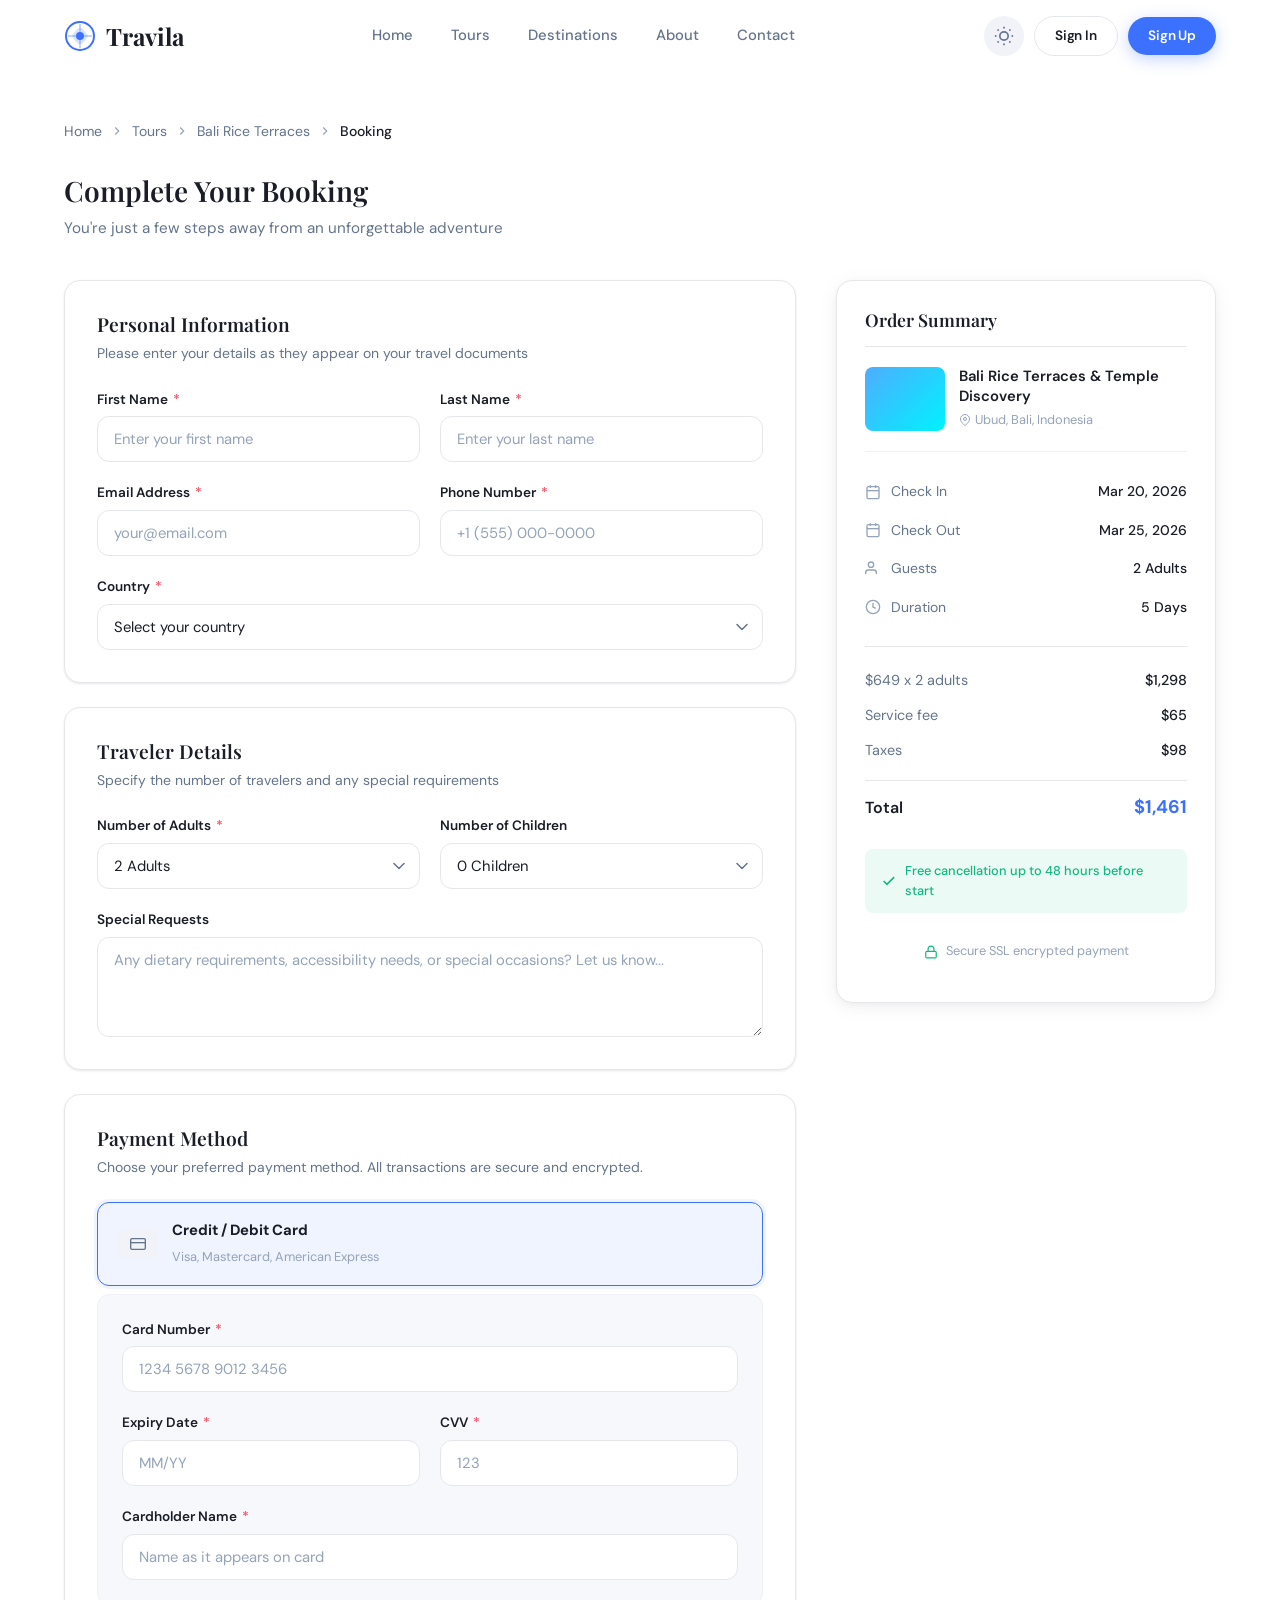
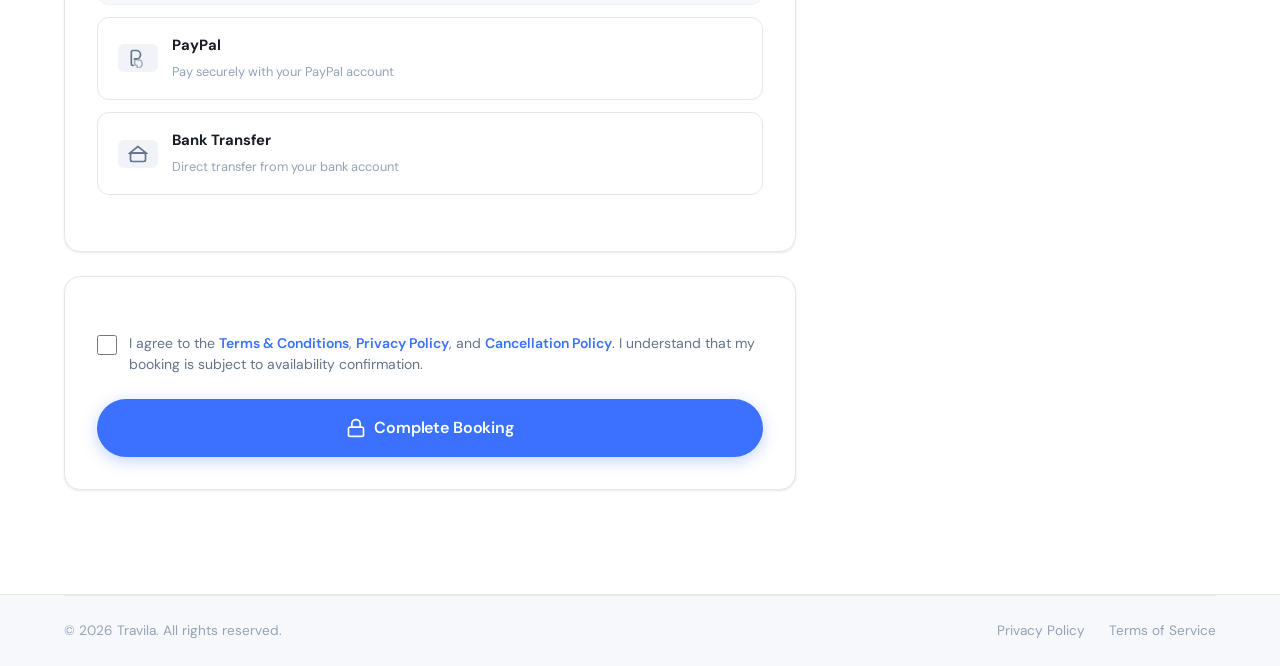
<file: booking.html>
<!DOCTYPE html>
<html lang="en" data-theme="light">
<head>
    <meta charset="UTF-8">
    <meta name="viewport" content="width=device-width, initial-scale=1.0">
    <title>Booking — Travila</title>
    <link rel="preconnect" href="https://fonts.googleapis.com">
    <link rel="preconnect" href="https://fonts.gstatic.com" crossorigin>
    <link href="https://fonts.googleapis.com/css2?family=DM+Sans:ital,opsz,wght@0,9..40,300;0,9..40,400;0,9..40,500;0,9..40,600;0,9..40,700;1,9..40,400&family=Playfair+Display:wght@400;500;600;700&display=swap" rel="stylesheet">
    <link rel="stylesheet" href="css/style.css">
    <link rel="stylesheet" href="css/pages.css">
    <style>
        /* ============ BOOKING PAGE STYLES ============ */

        .booking-page {
            padding: 120px 0 80px;
            min-height: 100vh;
        }

        .booking-page .breadcrumb {
            display: flex;
            align-items: center;
            gap: 8px;
            font-size: 0.875rem;
            color: var(--text-muted);
            margin-bottom: 32px;
        }
        .booking-page .breadcrumb a {
            color: var(--text-secondary);
            transition: color 0.25s var(--ease);
        }
        .booking-page .breadcrumb a:hover {
            color: var(--primary);
        }
        .booking-page .breadcrumb span {
            color: var(--text);
            font-weight: 500;
        }

        .booking-page h1 {
            font-size: 1.75rem;
            margin-bottom: 8px;
        }
        .booking-page .booking-subtitle {
            color: var(--text-secondary);
            font-size: 0.95rem;
            margin-bottom: 40px;
        }

        .booking-layout {
            display: grid;
            grid-template-columns: 1fr 380px;
            gap: 40px;
            align-items: start;
        }

        /* ---------- Form Sections ---------- */
        .form-section {
            background: var(--bg-card);
            border: 1px solid var(--border);
            border-radius: var(--radius-lg);
            padding: 32px;
            margin-bottom: 24px;
            box-shadow: var(--shadow-sm);
            transition: background 0.4s var(--ease), border-color 0.3s var(--ease);
        }

        .form-section h2 {
            font-size: 1.2rem;
            margin-bottom: 6px;
        }
        .form-section .section-desc {
            color: var(--text-secondary);
            font-size: 0.875rem;
            margin-bottom: 24px;
        }

        .form-grid {
            display: grid;
            grid-template-columns: 1fr 1fr;
            gap: 20px;
        }
        .form-grid .full-width {
            grid-column: 1 / -1;
        }

        .form-group {
            display: flex;
            flex-direction: column;
            gap: 6px;
        }
        .form-group label {
            font-size: 0.85rem;
            font-weight: 600;
            color: var(--text);
        }
        .form-group label .required {
            color: var(--accent-rose);
            margin-left: 2px;
        }
        .form-group input,
        .form-group select,
        .form-group textarea {
            width: 100%;
            padding: 12px 16px;
            border: 1.5px solid var(--border);
            border-radius: var(--radius);
            background: var(--bg);
            color: var(--text);
            font-size: 0.925rem;
            font-family: 'DM Sans', sans-serif;
            transition: all 0.25s var(--ease);
            outline: none;
        }
        .form-group input:focus,
        .form-group select:focus,
        .form-group textarea:focus {
            border-color: var(--primary);
            box-shadow: 0 0 0 3px var(--primary-ghost);
        }
        .form-group input::placeholder,
        .form-group textarea::placeholder {
            color: var(--text-muted);
        }
        .form-group textarea {
            resize: vertical;
            min-height: 100px;
        }
        .form-group select {
            cursor: pointer;
            appearance: none;
            -webkit-appearance: none;
            background-image: url("data:image/svg+xml,%3Csvg width='12' height='8' viewBox='0 0 12 8' fill='none' xmlns='http://www.w3.org/2000/svg'%3E%3Cpath d='M1 1.5L6 6.5L11 1.5' stroke='%2364748b' stroke-width='1.5' stroke-linecap='round' stroke-linejoin='round'/%3E%3C/svg%3E");
            background-repeat: no-repeat;
            background-position: right 14px center;
            padding-right: 40px;
        }

        /* ---------- Payment Method ---------- */
        .payment-options {
            display: flex;
            flex-direction: column;
            gap: 12px;
            margin-bottom: 24px;
        }

        .payment-option {
            position: relative;
            display: flex;
            align-items: center;
            gap: 14px;
            padding: 16px 20px;
            border: 1.5px solid var(--border);
            border-radius: var(--radius);
            cursor: pointer;
            transition: all 0.25s var(--ease);
            background: var(--bg);
        }
        .payment-option:hover {
            border-color: var(--primary-light);
            background: var(--primary-ghost);
        }
        .payment-option.selected {
            border-color: var(--primary);
            background: var(--primary-ghost);
            box-shadow: 0 0 0 3px var(--primary-ghost);
        }

        .payment-option input[type="radio"] {
            width: 20px;
            height: 20px;
            accent-color: var(--primary);
            cursor: pointer;
            flex-shrink: 0;
        }

        .payment-option-icon {
            width: 40px;
            height: 28px;
            display: flex;
            align-items: center;
            justify-content: center;
            background: var(--surface);
            border-radius: 6px;
            flex-shrink: 0;
        }
        .payment-option-icon svg {
            color: var(--text-secondary);
        }

        .payment-option-info {
            flex: 1;
        }
        .payment-option-info strong {
            font-size: 0.925rem;
            display: block;
            color: var(--text);
        }
        .payment-option-info span {
            font-size: 0.8rem;
            color: var(--text-muted);
        }

        .card-fields {
            display: none;
            padding: 24px;
            background: var(--bg-alt);
            border-radius: var(--radius);
            border: 1px solid var(--border-light);
            margin-top: -4px;
        }
        .card-fields.visible {
            display: block;
            animation: slideDown 0.3s var(--ease);
        }
        @keyframes slideDown {
            from { opacity: 0; transform: translateY(-8px); }
            to { opacity: 1; transform: translateY(0); }
        }
        .card-fields .form-grid {
            grid-template-columns: 1fr 1fr;
        }

        /* ---------- Terms & Submit ---------- */
        .terms-row {
            display: flex;
            align-items: flex-start;
            gap: 12px;
            margin-top: 24px;
            margin-bottom: 24px;
        }
        .terms-row input[type="checkbox"] {
            width: 20px;
            height: 20px;
            accent-color: var(--primary);
            margin-top: 2px;
            flex-shrink: 0;
            cursor: pointer;
        }
        .terms-row label {
            font-size: 0.875rem;
            color: var(--text-secondary);
            line-height: 1.5;
            cursor: pointer;
        }
        .terms-row label a {
            color: var(--primary);
            font-weight: 600;
        }
        .terms-row label a:hover {
            text-decoration: underline;
        }

        .btn-block {
            display: flex;
            width: 100%;
            justify-content: center;
        }

        /* ---------- Order Summary Sidebar ---------- */
        .order-sidebar {
            position: sticky;
            top: 100px;
        }

        .order-card {
            background: var(--bg-card);
            border: 1px solid var(--border);
            border-radius: var(--radius-lg);
            padding: 28px;
            box-shadow: var(--shadow-md);
            transition: background 0.4s var(--ease), border-color 0.3s var(--ease);
        }

        .order-card h3 {
            font-size: 1.1rem;
            margin-bottom: 20px;
            padding-bottom: 16px;
            border-bottom: 1px solid var(--border);
        }

        .order-tour {
            display: flex;
            gap: 14px;
            margin-bottom: 20px;
            padding-bottom: 20px;
            border-bottom: 1px solid var(--border-light);
        }
        .order-tour-thumb {
            width: 80px;
            height: 64px;
            border-radius: var(--radius-sm);
            background: linear-gradient(135deg, #4facfe 0%, #00f2fe 100%);
            flex-shrink: 0;
        }
        .order-tour-info h4 {
            font-size: 0.925rem;
            font-family: 'DM Sans', sans-serif;
            font-weight: 600;
            margin-bottom: 4px;
            line-height: 1.3;
        }
        .order-tour-info span {
            font-size: 0.8rem;
            color: var(--text-muted);
            display: flex;
            align-items: center;
            gap: 4px;
        }

        .order-details {
            margin-bottom: 20px;
        }
        .order-detail-row {
            display: flex;
            align-items: center;
            gap: 10px;
            padding: 8px 0;
            font-size: 0.875rem;
        }
        .order-detail-row svg {
            color: var(--text-muted);
            flex-shrink: 0;
        }
        .order-detail-row .od-label {
            color: var(--text-secondary);
        }
        .order-detail-row .od-value {
            margin-left: auto;
            font-weight: 500;
            color: var(--text);
        }

        .order-pricing {
            border-top: 1px solid var(--border);
            padding-top: 16px;
            margin-bottom: 20px;
        }
        .order-pricing .op-row {
            display: flex;
            justify-content: space-between;
            align-items: center;
            padding: 6px 0;
            font-size: 0.9rem;
        }
        .order-pricing .op-row span:first-child {
            color: var(--text-secondary);
        }
        .order-pricing .op-row span:last-child {
            font-weight: 500;
            color: var(--text);
        }
        .order-pricing .op-total {
            border-top: 1.5px solid var(--border);
            margin-top: 12px;
            padding-top: 12px;
            font-size: 1rem;
        }
        .order-pricing .op-total span:first-child {
            font-weight: 600;
            color: var(--text);
        }
        .order-pricing .op-total span:last-child {
            font-weight: 700;
            font-size: 1.15rem;
            color: var(--primary);
        }

        .order-note {
            display: flex;
            align-items: center;
            gap: 8px;
            padding: 12px 16px;
            background: rgba(16, 185, 129, 0.08);
            border-radius: var(--radius-sm);
            font-size: 0.8rem;
            color: var(--accent-green);
            font-weight: 500;
        }

        .secure-badge {
            display: flex;
            align-items: center;
            justify-content: center;
            gap: 8px;
            margin-top: 16px;
            padding: 12px;
            font-size: 0.8rem;
            color: var(--text-muted);
        }
        .secure-badge svg {
            color: var(--accent-green);
        }

        /* ---------- Responsive ---------- */
        @media (max-width: 900px) {
            .booking-layout {
                grid-template-columns: 1fr;
            }
            .order-sidebar {
                position: static;
                order: -1;
            }
        }
        @media (max-width: 600px) {
            .form-grid {
                grid-template-columns: 1fr;
            }
            .form-section {
                padding: 20px;
            }
            .booking-page h1 {
                font-size: 1.4rem;
            }
        }
    </style>
</head>
<body>

    <!-- HEADER -->
    <header class="header scrolled" id="header">
        <div class="container">
            <a href="index.html" class="logo">
                <svg class="logo-icon" width="32" height="32" viewBox="0 0 32 32" fill="none"><circle cx="16" cy="16" r="14" stroke="currentColor" stroke-width="2"/><path d="M8 16C8 16 12 8 16 8C20 8 24 16 24 16C24 16 20 24 16 24C12 24 8 16 8 16Z" fill="currentColor" opacity="0.2"/><path d="M16 4V28M4 16H28" stroke="currentColor" stroke-width="1.5" opacity="0.4"/><circle cx="16" cy="16" r="4" fill="currentColor"/></svg>
                <span>Travila</span>
            </a>
            <nav class="nav" id="nav">
                <a href="index.html" class="nav-link">Home</a>
                <a href="search-results.html" class="nav-link active">Tours</a>
                <a href="index.html#destinations" class="nav-link">Destinations</a>
                <a href="index.html#features" class="nav-link">About</a>
                <a href="index.html#contact" class="nav-link">Contact</a>
            </nav>
            <div class="header-actions">
                <button class="theme-toggle" id="themeToggle" aria-label="Toggle dark mode">
                    <svg class="icon-sun" width="20" height="20" viewBox="0 0 24 24" fill="none" stroke="currentColor" stroke-width="2"><circle cx="12" cy="12" r="5"/><line x1="12" y1="1" x2="12" y2="3"/><line x1="12" y1="21" x2="12" y2="23"/><line x1="4.22" y1="4.22" x2="5.64" y2="5.64"/><line x1="18.36" y1="18.36" x2="19.78" y2="19.78"/><line x1="1" y1="12" x2="3" y2="12"/><line x1="21" y1="12" x2="23" y2="12"/><line x1="4.22" y1="19.78" x2="5.64" y2="18.36"/><line x1="18.36" y1="5.64" x2="19.78" y2="4.22"/></svg>
                    <svg class="icon-moon" width="20" height="20" viewBox="0 0 24 24" fill="none" stroke="currentColor" stroke-width="2"><path d="M21 12.79A9 9 0 1 1 11.21 3 7 7 0 0 0 21 12.79z"/></svg>
                </button>
                <a href="#" class="btn btn-outline btn-sm">Sign In</a>
                <a href="#" class="btn btn-primary btn-sm">Sign Up</a>
                <button class="mobile-toggle" id="mobileToggle" aria-label="Toggle menu"><span></span><span></span><span></span></button>
            </div>
        </div>
    </header>

    <!-- BOOKING PAGE -->
    <section class="booking-page">
        <div class="container">
            <!-- Breadcrumb -->
            <nav class="breadcrumb">
                <a href="index.html">Home</a>
                <svg width="14" height="14" viewBox="0 0 24 24" fill="none" stroke="currentColor" stroke-width="2"><polyline points="9 18 15 12 9 6"/></svg>
                <a href="search-results.html">Tours</a>
                <svg width="14" height="14" viewBox="0 0 24 24" fill="none" stroke="currentColor" stroke-width="2"><polyline points="9 18 15 12 9 6"/></svg>
                <a href="tour-detail.html">Bali Rice Terraces</a>
                <svg width="14" height="14" viewBox="0 0 24 24" fill="none" stroke="currentColor" stroke-width="2"><polyline points="9 18 15 12 9 6"/></svg>
                <span>Booking</span>
            </nav>

            <h1>Complete Your Booking</h1>
            <p class="booking-subtitle">You're just a few steps away from an unforgettable adventure</p>

            <div class="booking-layout">
                <!-- LEFT: Booking Form -->
                <div class="booking-form-col">

                    <!-- Personal Information -->
                    <div class="form-section">
                        <h2>Personal Information</h2>
                        <p class="section-desc">Please enter your details as they appear on your travel documents</p>
                        <div class="form-grid">
                            <div class="form-group">
                                <label>First Name <span class="required">*</span></label>
                                <input type="text" placeholder="Enter your first name">
                            </div>
                            <div class="form-group">
                                <label>Last Name <span class="required">*</span></label>
                                <input type="text" placeholder="Enter your last name">
                            </div>
                            <div class="form-group">
                                <label>Email Address <span class="required">*</span></label>
                                <input type="email" placeholder="your@email.com">
                            </div>
                            <div class="form-group">
                                <label>Phone Number <span class="required">*</span></label>
                                <input type="tel" placeholder="+1 (555) 000-0000">
                            </div>
                            <div class="form-group full-width">
                                <label>Country <span class="required">*</span></label>
                                <select>
                                    <option value="" disabled selected>Select your country</option>
                                    <option value="US">United States</option>
                                    <option value="GB">United Kingdom</option>
                                    <option value="CA">Canada</option>
                                    <option value="AU">Australia</option>
                                    <option value="DE">Germany</option>
                                    <option value="FR">France</option>
                                    <option value="JP">Japan</option>
                                    <option value="SG">Singapore</option>
                                    <option value="IN">India</option>
                                    <option value="BR">Brazil</option>
                                    <option value="NL">Netherlands</option>
                                    <option value="IT">Italy</option>
                                    <option value="ES">Spain</option>
                                    <option value="MX">Mexico</option>
                                    <option value="KR">South Korea</option>
                                    <option value="AE">United Arab Emirates</option>
                                    <option value="other">Other</option>
                                </select>
                            </div>
                        </div>
                    </div>

                    <!-- Traveler Details -->
                    <div class="form-section">
                        <h2>Traveler Details</h2>
                        <p class="section-desc">Specify the number of travelers and any special requirements</p>
                        <div class="form-grid">
                            <div class="form-group">
                                <label>Number of Adults <span class="required">*</span></label>
                                <select>
                                    <option value="1">1 Adult</option>
                                    <option value="2" selected>2 Adults</option>
                                    <option value="3">3 Adults</option>
                                    <option value="4">4 Adults</option>
                                    <option value="5">5 Adults</option>
                                    <option value="6">6 Adults</option>
                                </select>
                            </div>
                            <div class="form-group">
                                <label>Number of Children</label>
                                <select>
                                    <option value="0" selected>0 Children</option>
                                    <option value="1">1 Child</option>
                                    <option value="2">2 Children</option>
                                    <option value="3">3 Children</option>
                                    <option value="4">4 Children</option>
                                </select>
                            </div>
                            <div class="form-group full-width">
                                <label>Special Requests</label>
                                <textarea placeholder="Any dietary requirements, accessibility needs, or special occasions? Let us know..."></textarea>
                            </div>
                        </div>
                    </div>

                    <!-- Payment Method -->
                    <div class="form-section">
                        <h2>Payment Method</h2>
                        <p class="section-desc">Choose your preferred payment method. All transactions are secure and encrypted.</p>

                        <div class="payment-options">
                            <!-- Credit Card -->
                            <label class="payment-option selected" data-payment="credit-card">
                                <input type="radio" name="payment" value="credit-card" checked>
                                <div class="payment-option-icon">
                                    <svg width="22" height="16" viewBox="0 0 24 24" fill="none" stroke="currentColor" stroke-width="2"><rect x="1" y="4" width="22" height="16" rx="2" ry="2"/><line x1="1" y1="10" x2="23" y2="10"/></svg>
                                </div>
                                <div class="payment-option-info">
                                    <strong>Credit / Debit Card</strong>
                                    <span>Visa, Mastercard, American Express</span>
                                </div>
                            </label>

                            <!-- Credit Card Fields -->
                            <div class="card-fields visible" id="cardFields">
                                <div class="form-grid">
                                    <div class="form-group full-width">
                                        <label>Card Number <span class="required">*</span></label>
                                        <input type="text" placeholder="1234 5678 9012 3456" maxlength="19">
                                    </div>
                                    <div class="form-group">
                                        <label>Expiry Date <span class="required">*</span></label>
                                        <input type="text" placeholder="MM/YY" maxlength="5">
                                    </div>
                                    <div class="form-group">
                                        <label>CVV <span class="required">*</span></label>
                                        <input type="text" placeholder="123" maxlength="4">
                                    </div>
                                    <div class="form-group full-width">
                                        <label>Cardholder Name <span class="required">*</span></label>
                                        <input type="text" placeholder="Name as it appears on card">
                                    </div>
                                </div>
                            </div>

                            <!-- PayPal -->
                            <label class="payment-option" data-payment="paypal">
                                <input type="radio" name="payment" value="paypal">
                                <div class="payment-option-icon">
                                    <svg width="20" height="20" viewBox="0 0 24 24" fill="none" stroke="currentColor" stroke-width="2"><path d="M7 21h-1a2 2 0 0 1-2-2V5a2 2 0 0 1 2-2h4a5 5 0 0 1 0 10H7"/><path d="M11 21h-1a2 2 0 0 1-2-2v-5h4a5 5 0 0 1 0 10h-1z" opacity="0.5"/></svg>
                                </div>
                                <div class="payment-option-info">
                                    <strong>PayPal</strong>
                                    <span>Pay securely with your PayPal account</span>
                                </div>
                            </label>

                            <!-- Bank Transfer -->
                            <label class="payment-option" data-payment="bank">
                                <input type="radio" name="payment" value="bank">
                                <div class="payment-option-icon">
                                    <svg width="20" height="20" viewBox="0 0 24 24" fill="none" stroke="currentColor" stroke-width="2"><rect x="3" y="11" width="18" height="10" rx="2"/><path d="M12 3L2 11h20L12 3z"/></svg>
                                </div>
                                <div class="payment-option-info">
                                    <strong>Bank Transfer</strong>
                                    <span>Direct transfer from your bank account</span>
                                </div>
                            </label>
                        </div>
                    </div>

                    <!-- Terms & Submit -->
                    <div class="form-section">
                        <div class="terms-row">
                            <input type="checkbox" id="terms">
                            <label for="terms">I agree to the <a href="#">Terms & Conditions</a>, <a href="#">Privacy Policy</a>, and <a href="#">Cancellation Policy</a>. I understand that my booking is subject to availability confirmation.</label>
                        </div>
                        <a href="confirmation.html" class="btn btn-primary btn-block btn-lg">
                            <svg width="20" height="20" viewBox="0 0 24 24" fill="none" stroke="currentColor" stroke-width="2"><rect x="3" y="11" width="18" height="11" rx="2" ry="2"/><path d="M7 11V7a5 5 0 0 1 10 0v4"/></svg>
                            Complete Booking
                        </a>
                    </div>
                </div>

                <!-- RIGHT: Order Summary Sidebar -->
                <aside class="order-sidebar">
                    <div class="order-card">
                        <h3>Order Summary</h3>

                        <!-- Tour Info -->
                        <div class="order-tour">
                            <div class="order-tour-thumb"></div>
                            <div class="order-tour-info">
                                <h4>Bali Rice Terraces & Temple Discovery</h4>
                                <span>
                                    <svg width="12" height="12" viewBox="0 0 24 24" fill="none" stroke="currentColor" stroke-width="2"><path d="M21 10c0 7-9 13-9 13s-9-6-9-13a9 9 0 0 1 18 0z"/><circle cx="12" cy="10" r="3"/></svg>
                                    Ubud, Bali, Indonesia
                                </span>
                            </div>
                        </div>

                        <!-- Booking Details -->
                        <div class="order-details">
                            <div class="order-detail-row">
                                <svg width="16" height="16" viewBox="0 0 24 24" fill="none" stroke="currentColor" stroke-width="2"><rect x="3" y="4" width="18" height="18" rx="2" ry="2"/><line x1="16" y1="2" x2="16" y2="6"/><line x1="8" y1="2" x2="8" y2="6"/><line x1="3" y1="10" x2="21" y2="10"/></svg>
                                <span class="od-label">Check In</span>
                                <span class="od-value">Mar 20, 2026</span>
                            </div>
                            <div class="order-detail-row">
                                <svg width="16" height="16" viewBox="0 0 24 24" fill="none" stroke="currentColor" stroke-width="2"><rect x="3" y="4" width="18" height="18" rx="2" ry="2"/><line x1="16" y1="2" x2="16" y2="6"/><line x1="8" y1="2" x2="8" y2="6"/><line x1="3" y1="10" x2="21" y2="10"/></svg>
                                <span class="od-label">Check Out</span>
                                <span class="od-value">Mar 25, 2026</span>
                            </div>
                            <div class="order-detail-row">
                                <svg width="16" height="16" viewBox="0 0 24 24" fill="none" stroke="currentColor" stroke-width="2"><path d="M17 21v-2a4 4 0 0 0-4-4H5a4 4 0 0 0-4 4v2"/><circle cx="9" cy="7" r="4"/></svg>
                                <span class="od-label">Guests</span>
                                <span class="od-value">2 Adults</span>
                            </div>
                            <div class="order-detail-row">
                                <svg width="16" height="16" viewBox="0 0 24 24" fill="none" stroke="currentColor" stroke-width="2"><circle cx="12" cy="12" r="10"/><polyline points="12 6 12 12 16 14"/></svg>
                                <span class="od-label">Duration</span>
                                <span class="od-value">5 Days</span>
                            </div>
                        </div>

                        <!-- Price Breakdown -->
                        <div class="order-pricing">
                            <div class="op-row">
                                <span>$649 x 2 adults</span>
                                <span>$1,298</span>
                            </div>
                            <div class="op-row">
                                <span>Service fee</span>
                                <span>$65</span>
                            </div>
                            <div class="op-row">
                                <span>Taxes</span>
                                <span>$98</span>
                            </div>
                            <div class="op-row op-total">
                                <span>Total</span>
                                <span>$1,461</span>
                            </div>
                        </div>

                        <!-- Free Cancellation Note -->
                        <div class="order-note">
                            <svg width="16" height="16" viewBox="0 0 24 24" fill="none" stroke="currentColor" stroke-width="2.5"><polyline points="20 6 9 17 4 12"/></svg>
                            Free cancellation up to 48 hours before start
                        </div>

                        <!-- Secure Badge -->
                        <div class="secure-badge">
                            <svg width="14" height="14" viewBox="0 0 24 24" fill="none" stroke="currentColor" stroke-width="2"><rect x="3" y="11" width="18" height="11" rx="2" ry="2"/><path d="M7 11V7a5 5 0 0 1 10 0v4"/></svg>
                            Secure SSL encrypted payment
                        </div>
                    </div>
                </aside>
            </div>
        </div>
    </section>

    <!-- FOOTER -->
    <footer class="footer footer-compact">
        <div class="container">
            <div class="footer-bottom">
                <p>&copy; 2026 Travila. All rights reserved.</p>
                <div class="footer-bottom-links">
                    <a href="#">Privacy Policy</a>
                    <a href="#">Terms of Service</a>
                </div>
            </div>
        </div>
    </footer>

    <script src="js/main.js"></script>
    <script src="js/pages.js"></script>
    <script>
        // Payment method toggle
        document.querySelectorAll('.payment-option').forEach(option => {
            option.addEventListener('click', () => {
                // Update selected state
                document.querySelectorAll('.payment-option').forEach(o => o.classList.remove('selected'));
                option.classList.add('selected');
                option.querySelector('input[type="radio"]').checked = true;

                // Toggle card fields visibility
                const cardFields = document.getElementById('cardFields');
                if (option.dataset.payment === 'credit-card') {
                    cardFields.classList.add('visible');
                } else {
                    cardFields.classList.remove('visible');
                }
            });
        });
    </script>
</body>
</html>
</file>
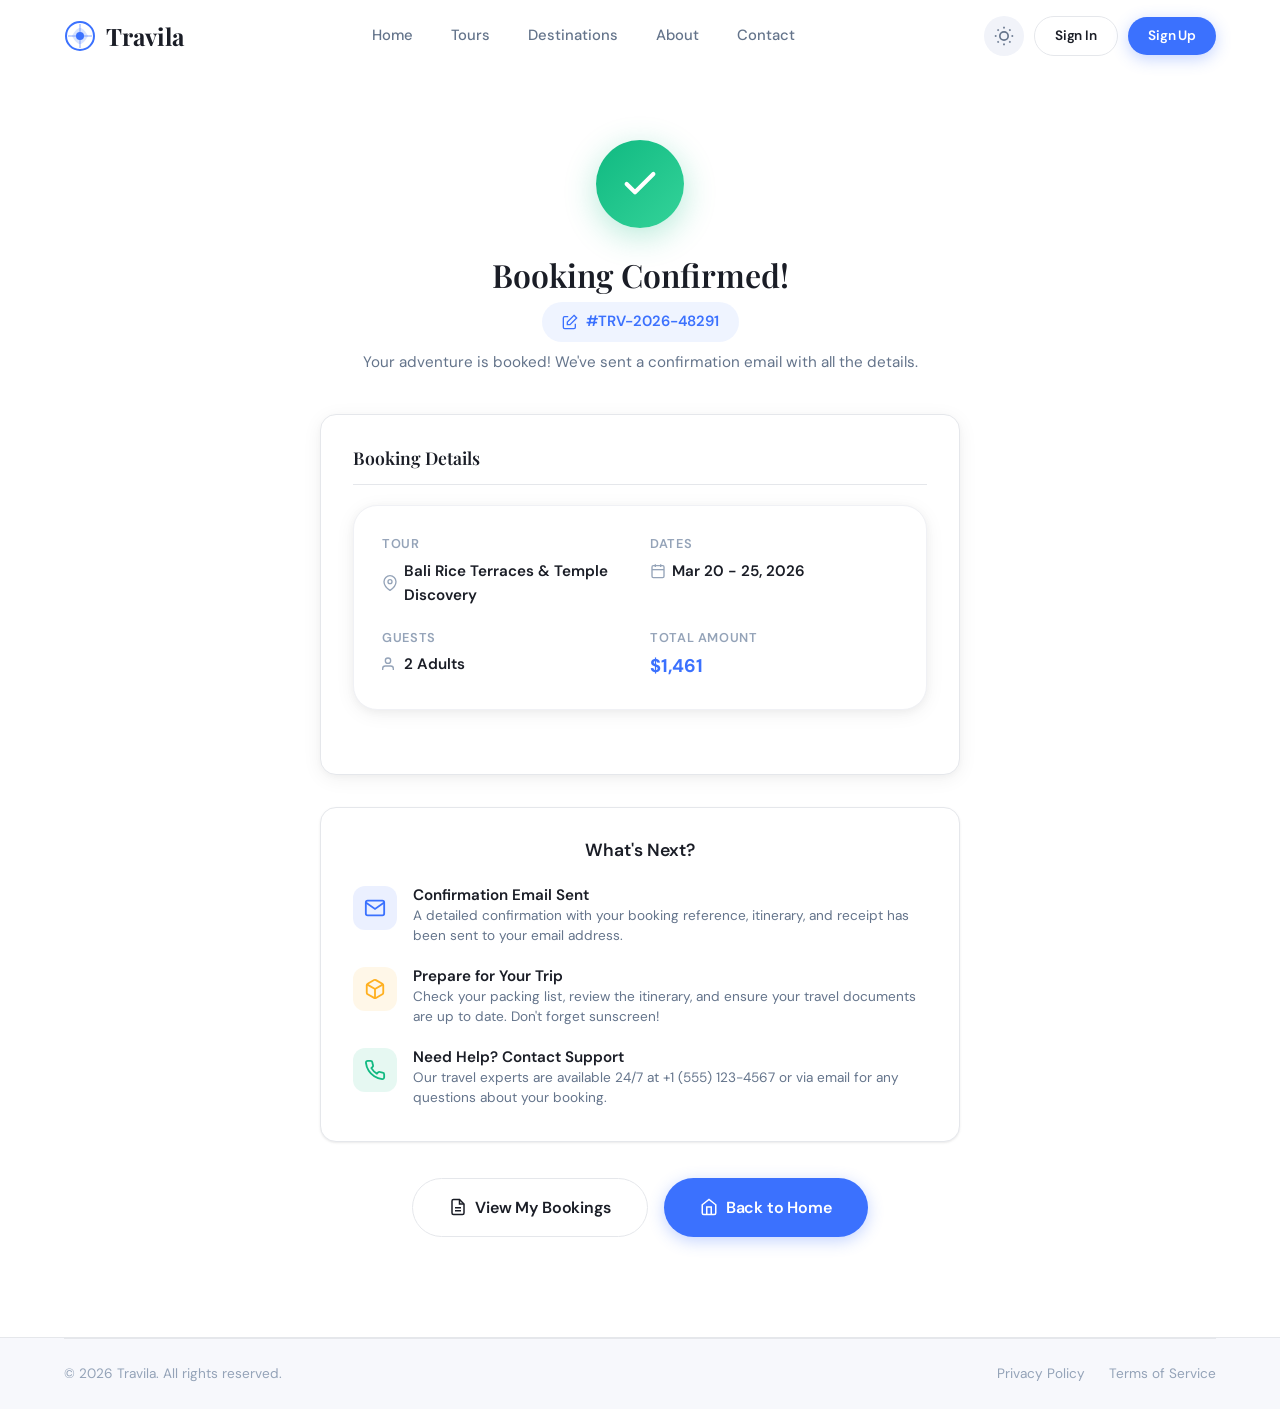
<file: confirmation.html>
<!DOCTYPE html>
<html lang="en" data-theme="light">
<head>
    <meta charset="UTF-8">
    <meta name="viewport" content="width=device-width, initial-scale=1.0">
    <title>Booking Confirmed — Travila</title>
    <link rel="preconnect" href="https://fonts.googleapis.com">
    <link rel="preconnect" href="https://fonts.gstatic.com" crossorigin>
    <link href="https://fonts.googleapis.com/css2?family=DM+Sans:ital,opsz,wght@0,9..40,300;0,9..40,400;0,9..40,500;0,9..40,600;0,9..40,700;1,9..40,400&family=Playfair+Display:wght@400;500;600;700&display=swap" rel="stylesheet">
    <link rel="stylesheet" href="css/style.css">
    <link rel="stylesheet" href="css/pages.css">
    <style>
        /* ============ CONFIRMATION PAGE STYLES ============ */

        .confirmation-page {
            padding: 140px 0 100px;
            min-height: 100vh;
            display: flex;
            align-items: flex-start;
            justify-content: center;
        }

        .confirmation-wrapper {
            max-width: 640px;
            width: 100%;
            margin: 0 auto;
            text-align: center;
        }

        /* ---------- Success Icon ---------- */
        .success-icon {
            width: 88px;
            height: 88px;
            border-radius: 50%;
            background: linear-gradient(135deg, #10b981 0%, #34d399 100%);
            display: flex;
            align-items: center;
            justify-content: center;
            margin: 0 auto 28px;
            box-shadow: 0 8px 32px rgba(16, 185, 129, 0.3);
            animation: scaleIn 0.5s cubic-bezier(0.34, 1.56, 0.64, 1);
        }
        .success-icon svg {
            color: #fff;
        }

        @keyframes scaleIn {
            0% { transform: scale(0); opacity: 0; }
            100% { transform: scale(1); opacity: 1; }
        }

        .confirmation-wrapper h1 {
            font-size: 2rem;
            margin-bottom: 8px;
            animation: fadeUp 0.5s var(--ease) 0.15s both;
        }

        .confirmation-ref {
            display: inline-flex;
            align-items: center;
            gap: 8px;
            padding: 8px 20px;
            background: var(--primary-ghost);
            border-radius: var(--radius-full);
            font-size: 0.925rem;
            font-weight: 600;
            color: var(--primary);
            margin-bottom: 8px;
            animation: fadeUp 0.5s var(--ease) 0.25s both;
        }

        .confirmation-subtitle {
            color: var(--text-secondary);
            font-size: 0.95rem;
            margin-bottom: 40px;
            animation: fadeUp 0.5s var(--ease) 0.3s both;
        }

        @keyframes fadeUp {
            from { opacity: 0; transform: translateY(12px); }
            to { opacity: 1; transform: translateY(0); }
        }

        /* ---------- Booking Details Card ---------- */
        .confirm-card {
            background: var(--bg-card);
            border: 1px solid var(--border);
            border-radius: var(--radius-lg);
            padding: 32px;
            margin-bottom: 32px;
            box-shadow: var(--shadow-md);
            text-align: left;
            animation: fadeUp 0.5s var(--ease) 0.4s both;
            transition: background 0.4s var(--ease), border-color 0.3s var(--ease);
        }

        .confirm-card h3 {
            font-size: 1.1rem;
            margin-bottom: 20px;
            padding-bottom: 16px;
            border-bottom: 1px solid var(--border);
        }

        .confirm-details {
            display: grid;
            grid-template-columns: 1fr 1fr;
            gap: 20px;
        }

        .confirm-detail {
            display: flex;
            flex-direction: column;
            gap: 4px;
        }
        .confirm-detail .cd-label {
            font-size: 0.8rem;
            text-transform: uppercase;
            letter-spacing: 0.05em;
            font-weight: 600;
            color: var(--text-muted);
        }
        .confirm-detail .cd-value {
            font-size: 0.95rem;
            font-weight: 600;
            color: var(--text);
            display: flex;
            align-items: center;
            gap: 6px;
        }
        .confirm-detail .cd-value svg {
            color: var(--text-muted);
            flex-shrink: 0;
        }
        .confirm-detail.highlight .cd-value {
            color: var(--primary);
            font-size: 1.15rem;
            font-weight: 700;
        }

        /* ---------- What's Next ---------- */
        .whats-next {
            background: var(--bg-card);
            border: 1px solid var(--border);
            border-radius: var(--radius-lg);
            padding: 32px;
            margin-bottom: 36px;
            text-align: left;
            box-shadow: var(--shadow-sm);
            animation: fadeUp 0.5s var(--ease) 0.5s both;
            transition: background 0.4s var(--ease), border-color 0.3s var(--ease);
        }

        .whats-next h3 {
            font-size: 1.1rem;
            margin-bottom: 24px;
        }

        .next-items {
            display: flex;
            flex-direction: column;
            gap: 20px;
        }

        .next-item {
            display: flex;
            align-items: flex-start;
            gap: 16px;
        }
        .next-item-icon {
            width: 44px;
            height: 44px;
            border-radius: var(--radius);
            display: flex;
            align-items: center;
            justify-content: center;
            flex-shrink: 0;
        }
        .next-item:nth-child(1) .next-item-icon {
            background: rgba(59, 113, 254, 0.1);
            color: var(--primary);
        }
        .next-item:nth-child(2) .next-item-icon {
            background: rgba(255, 176, 32, 0.1);
            color: var(--accent-gold);
        }
        .next-item:nth-child(3) .next-item-icon {
            background: rgba(16, 185, 129, 0.1);
            color: var(--accent-green);
        }

        .next-item-content h4 {
            font-family: 'DM Sans', sans-serif;
            font-size: 0.95rem;
            font-weight: 600;
            margin-bottom: 2px;
        }
        .next-item-content p {
            font-size: 0.85rem;
            color: var(--text-secondary);
            line-height: 1.5;
        }

        /* ---------- Action Buttons ---------- */
        .confirm-actions {
            display: flex;
            gap: 16px;
            justify-content: center;
            animation: fadeUp 0.5s var(--ease) 0.6s both;
        }
        .confirm-actions .btn {
            min-width: 180px;
            justify-content: center;
        }

        /* ---------- Responsive ---------- */
        @media (max-width: 600px) {
            .confirmation-page {
                padding: 120px 0 60px;
            }
            .confirmation-wrapper h1 {
                font-size: 1.5rem;
            }
            .confirm-details {
                grid-template-columns: 1fr;
                gap: 16px;
            }
            .confirm-card,
            .whats-next {
                padding: 24px;
            }
            .confirm-actions {
                flex-direction: column;
            }
            .confirm-actions .btn {
                width: 100%;
            }
            .success-icon {
                width: 72px;
                height: 72px;
            }
        }
    </style>
</head>
<body>

    <!-- HEADER -->
    <header class="header scrolled" id="header">
        <div class="container">
            <a href="index.html" class="logo">
                <svg class="logo-icon" width="32" height="32" viewBox="0 0 32 32" fill="none"><circle cx="16" cy="16" r="14" stroke="currentColor" stroke-width="2"/><path d="M8 16C8 16 12 8 16 8C20 8 24 16 24 16C24 16 20 24 16 24C12 24 8 16 8 16Z" fill="currentColor" opacity="0.2"/><path d="M16 4V28M4 16H28" stroke="currentColor" stroke-width="1.5" opacity="0.4"/><circle cx="16" cy="16" r="4" fill="currentColor"/></svg>
                <span>Travila</span>
            </a>
            <nav class="nav" id="nav">
                <a href="index.html" class="nav-link">Home</a>
                <a href="search-results.html" class="nav-link">Tours</a>
                <a href="index.html#destinations" class="nav-link">Destinations</a>
                <a href="index.html#features" class="nav-link">About</a>
                <a href="index.html#contact" class="nav-link">Contact</a>
            </nav>
            <div class="header-actions">
                <button class="theme-toggle" id="themeToggle" aria-label="Toggle dark mode">
                    <svg class="icon-sun" width="20" height="20" viewBox="0 0 24 24" fill="none" stroke="currentColor" stroke-width="2"><circle cx="12" cy="12" r="5"/><line x1="12" y1="1" x2="12" y2="3"/><line x1="12" y1="21" x2="12" y2="23"/><line x1="4.22" y1="4.22" x2="5.64" y2="5.64"/><line x1="18.36" y1="18.36" x2="19.78" y2="19.78"/><line x1="1" y1="12" x2="3" y2="12"/><line x1="21" y1="12" x2="23" y2="12"/><line x1="4.22" y1="19.78" x2="5.64" y2="18.36"/><line x1="18.36" y1="5.64" x2="19.78" y2="4.22"/></svg>
                    <svg class="icon-moon" width="20" height="20" viewBox="0 0 24 24" fill="none" stroke="currentColor" stroke-width="2"><path d="M21 12.79A9 9 0 1 1 11.21 3 7 7 0 0 0 21 12.79z"/></svg>
                </button>
                <a href="#" class="btn btn-outline btn-sm">Sign In</a>
                <a href="#" class="btn btn-primary btn-sm">Sign Up</a>
                <button class="mobile-toggle" id="mobileToggle" aria-label="Toggle menu"><span></span><span></span><span></span></button>
            </div>
        </div>
    </header>

    <!-- CONFIRMATION PAGE -->
    <section class="confirmation-page">
        <div class="container">
            <div class="confirmation-wrapper">

                <!-- Success Icon -->
                <div class="success-icon">
                    <svg width="40" height="40" viewBox="0 0 24 24" fill="none" stroke="currentColor" stroke-width="2.5" stroke-linecap="round" stroke-linejoin="round">
                        <polyline points="20 6 9 17 4 12"/>
                    </svg>
                </div>

                <h1>Booking Confirmed!</h1>
                <div class="confirmation-ref">
                    <svg width="16" height="16" viewBox="0 0 24 24" fill="none" stroke="currentColor" stroke-width="2"><path d="M20 14.66V20a2 2 0 0 1-2 2H4a2 2 0 0 1-2-2V6a2 2 0 0 1 2-2h5.34"/><polygon points="18 2 22 6 12 16 8 16 8 12 18 2"/></svg>
                    #TRV-2026-48291
                </div>
                <p class="confirmation-subtitle">Your adventure is booked! We've sent a confirmation email with all the details.</p>

                <!-- Booking Details Card -->
                <div class="confirm-card">
                    <h3>Booking Details</h3>
                    <div class="confirm-details">
                        <div class="confirm-detail">
                            <span class="cd-label">Tour</span>
                            <span class="cd-value">
                                <svg width="16" height="16" viewBox="0 0 24 24" fill="none" stroke="currentColor" stroke-width="2"><path d="M21 10c0 7-9 13-9 13s-9-6-9-13a9 9 0 0 1 18 0z"/><circle cx="12" cy="10" r="3"/></svg>
                                Bali Rice Terraces & Temple Discovery
                            </span>
                        </div>
                        <div class="confirm-detail">
                            <span class="cd-label">Dates</span>
                            <span class="cd-value">
                                <svg width="16" height="16" viewBox="0 0 24 24" fill="none" stroke="currentColor" stroke-width="2"><rect x="3" y="4" width="18" height="18" rx="2" ry="2"/><line x1="16" y1="2" x2="16" y2="6"/><line x1="8" y1="2" x2="8" y2="6"/><line x1="3" y1="10" x2="21" y2="10"/></svg>
                                Mar 20 - 25, 2026
                            </span>
                        </div>
                        <div class="confirm-detail">
                            <span class="cd-label">Guests</span>
                            <span class="cd-value">
                                <svg width="16" height="16" viewBox="0 0 24 24" fill="none" stroke="currentColor" stroke-width="2"><path d="M17 21v-2a4 4 0 0 0-4-4H5a4 4 0 0 0-4 4v2"/><circle cx="9" cy="7" r="4"/></svg>
                                2 Adults
                            </span>
                        </div>
                        <div class="confirm-detail highlight">
                            <span class="cd-label">Total Amount</span>
                            <span class="cd-value">$1,461</span>
                        </div>
                    </div>
                </div>

                <!-- What's Next -->
                <div class="whats-next">
                    <h3>What's Next?</h3>
                    <div class="next-items">
                        <div class="next-item">
                            <div class="next-item-icon">
                                <svg width="22" height="22" viewBox="0 0 24 24" fill="none" stroke="currentColor" stroke-width="2"><path d="M4 4h16c1.1 0 2 .9 2 2v12c0 1.1-.9 2-2 2H4c-1.1 0-2-.9-2-2V6c0-1.1.9-2 2-2z"/><polyline points="22,6 12,13 2,6"/></svg>
                            </div>
                            <div class="next-item-content">
                                <h4>Confirmation Email Sent</h4>
                                <p>A detailed confirmation with your booking reference, itinerary, and receipt has been sent to your email address.</p>
                            </div>
                        </div>
                        <div class="next-item">
                            <div class="next-item-icon">
                                <svg width="22" height="22" viewBox="0 0 24 24" fill="none" stroke="currentColor" stroke-width="2"><path d="M21 16V8a2 2 0 0 0-1-1.73l-7-4a2 2 0 0 0-2 0l-7 4A2 2 0 0 0 3 8v8a2 2 0 0 0 1 1.73l7 4a2 2 0 0 0 2 0l7-4A2 2 0 0 0 21 16z"/><polyline points="3.27 6.96 12 12.01 20.73 6.96"/><line x1="12" y1="22.08" x2="12" y2="12"/></svg>
                            </div>
                            <div class="next-item-content">
                                <h4>Prepare for Your Trip</h4>
                                <p>Check your packing list, review the itinerary, and ensure your travel documents are up to date. Don't forget sunscreen!</p>
                            </div>
                        </div>
                        <div class="next-item">
                            <div class="next-item-icon">
                                <svg width="22" height="22" viewBox="0 0 24 24" fill="none" stroke="currentColor" stroke-width="2"><path d="M22 16.92v3a2 2 0 0 1-2.18 2 19.79 19.79 0 0 1-8.63-3.07 19.5 19.5 0 0 1-6-6 19.79 19.79 0 0 1-3.07-8.67A2 2 0 0 1 4.11 2h3a2 2 0 0 1 2 1.72 12.84 12.84 0 0 0 .7 2.81 2 2 0 0 1-.45 2.11L8.09 9.91a16 16 0 0 0 6 6l1.27-1.27a2 2 0 0 1 2.11-.45 12.84 12.84 0 0 0 2.81.7A2 2 0 0 1 22 16.92z"/></svg>
                            </div>
                            <div class="next-item-content">
                                <h4>Need Help? Contact Support</h4>
                                <p>Our travel experts are available 24/7 at +1 (555) 123-4567 or via email for any questions about your booking.</p>
                            </div>
                        </div>
                    </div>
                </div>

                <!-- Action Buttons -->
                <div class="confirm-actions">
                    <a href="#" class="btn btn-outline btn-lg">
                        <svg width="18" height="18" viewBox="0 0 24 24" fill="none" stroke="currentColor" stroke-width="2"><path d="M14 2H6a2 2 0 0 0-2 2v16a2 2 0 0 0 2 2h12a2 2 0 0 0 2-2V8z"/><polyline points="14 2 14 8 20 8"/><line x1="16" y1="13" x2="8" y2="13"/><line x1="16" y1="17" x2="8" y2="17"/></svg>
                        View My Bookings
                    </a>
                    <a href="index.html" class="btn btn-primary btn-lg">
                        <svg width="18" height="18" viewBox="0 0 24 24" fill="none" stroke="currentColor" stroke-width="2"><path d="M3 9l9-7 9 7v11a2 2 0 0 1-2 2H5a2 2 0 0 1-2-2z"/><polyline points="9 22 9 12 15 12 15 22"/></svg>
                        Back to Home
                    </a>
                </div>

            </div>
        </div>
    </section>

    <!-- FOOTER -->
    <footer class="footer footer-compact">
        <div class="container">
            <div class="footer-bottom">
                <p>&copy; 2026 Travila. All rights reserved.</p>
                <div class="footer-bottom-links">
                    <a href="#">Privacy Policy</a>
                    <a href="#">Terms of Service</a>
                </div>
            </div>
        </div>
    </footer>

    <script src="js/main.js"></script>
    <script src="js/pages.js"></script>
</body>
</html>
</file>
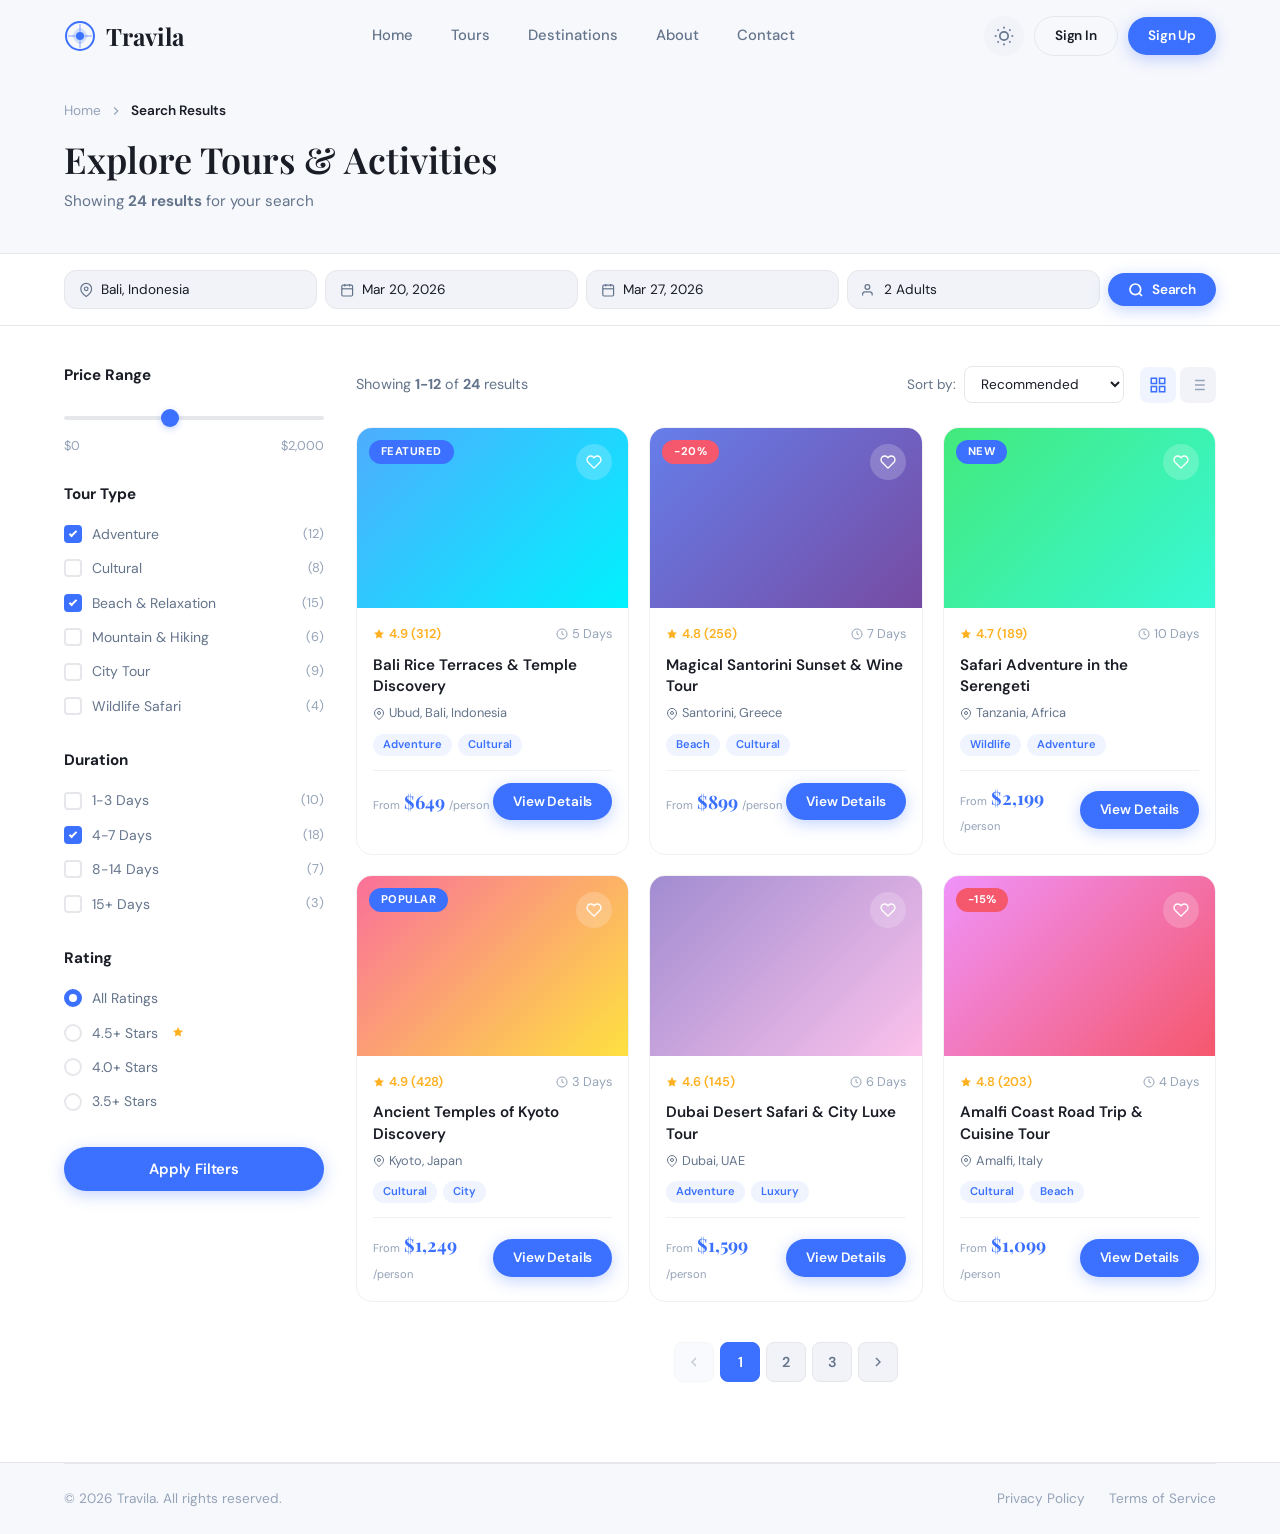
<file: search-results.html>
<!DOCTYPE html>
<html lang="en" data-theme="light">
<head>
    <meta charset="UTF-8">
    <meta name="viewport" content="width=device-width, initial-scale=1.0">
    <title>Search Results — Travila</title>
    <link rel="preconnect" href="https://fonts.googleapis.com">
    <link rel="preconnect" href="https://fonts.gstatic.com" crossorigin>
    <link href="https://fonts.googleapis.com/css2?family=DM+Sans:ital,opsz,wght@0,9..40,300;0,9..40,400;0,9..40,500;0,9..40,600;0,9..40,700;1,9..40,400&family=Playfair+Display:wght@400;500;600;700&display=swap" rel="stylesheet">
    <link rel="stylesheet" href="css/style.css">
    <link rel="stylesheet" href="css/pages.css">
</head>
<body>

    <!-- HEADER -->
    <header class="header scrolled" id="header">
        <div class="container">
            <a href="index.html" class="logo">
                <svg class="logo-icon" width="32" height="32" viewBox="0 0 32 32" fill="none">
                    <circle cx="16" cy="16" r="14" stroke="currentColor" stroke-width="2"/>
                    <path d="M8 16C8 16 12 8 16 8C20 8 24 16 24 16C24 16 20 24 16 24C12 24 8 16 8 16Z" fill="currentColor" opacity="0.2"/>
                    <path d="M16 4V28M4 16H28" stroke="currentColor" stroke-width="1.5" opacity="0.4"/>
                    <circle cx="16" cy="16" r="4" fill="currentColor"/>
                </svg>
                <span>Travila</span>
            </a>
            <nav class="nav" id="nav">
                <a href="index.html" class="nav-link">Home</a>
                <a href="search-results.html" class="nav-link active">Tours</a>
                <a href="index.html#destinations" class="nav-link">Destinations</a>
                <a href="index.html#features" class="nav-link">About</a>
                <a href="index.html#contact" class="nav-link">Contact</a>
            </nav>
            <div class="header-actions">
                <button class="theme-toggle" id="themeToggle" aria-label="Toggle dark mode">
                    <svg class="icon-sun" width="20" height="20" viewBox="0 0 24 24" fill="none" stroke="currentColor" stroke-width="2"><circle cx="12" cy="12" r="5"/><line x1="12" y1="1" x2="12" y2="3"/><line x1="12" y1="21" x2="12" y2="23"/><line x1="4.22" y1="4.22" x2="5.64" y2="5.64"/><line x1="18.36" y1="18.36" x2="19.78" y2="19.78"/><line x1="1" y1="12" x2="3" y2="12"/><line x1="21" y1="12" x2="23" y2="12"/><line x1="4.22" y1="19.78" x2="5.64" y2="18.36"/><line x1="18.36" y1="5.64" x2="19.78" y2="4.22"/></svg>
                    <svg class="icon-moon" width="20" height="20" viewBox="0 0 24 24" fill="none" stroke="currentColor" stroke-width="2"><path d="M21 12.79A9 9 0 1 1 11.21 3 7 7 0 0 0 21 12.79z"/></svg>
                </button>
                <a href="#" class="btn btn-outline btn-sm">Sign In</a>
                <a href="#" class="btn btn-primary btn-sm">Sign Up</a>
                <button class="mobile-toggle" id="mobileToggle" aria-label="Toggle menu">
                    <span></span><span></span><span></span>
                </button>
            </div>
        </div>
    </header>

    <!-- PAGE HERO -->
    <section class="page-hero">
        <div class="container">
            <div class="page-hero-content">
                <nav class="breadcrumb">
                    <a href="index.html">Home</a>
                    <svg width="14" height="14" viewBox="0 0 24 24" fill="none" stroke="currentColor" stroke-width="2"><polyline points="9 18 15 12 9 6"/></svg>
                    <span>Search Results</span>
                </nav>
                <h1>Explore Tours & Activities</h1>
                <p>Showing <strong>24 results</strong> for your search</p>
            </div>
        </div>
    </section>

    <!-- SEARCH BAR (compact) -->
    <section class="search-bar-compact">
        <div class="container">
            <form class="search-compact-form">
                <div class="sc-field">
                    <svg width="16" height="16" viewBox="0 0 24 24" fill="none" stroke="currentColor" stroke-width="2"><path d="M21 10c0 7-9 13-9 13s-9-6-9-13a9 9 0 0 1 18 0z"/><circle cx="12" cy="10" r="3"/></svg>
                    <input type="text" placeholder="Destination" value="Bali, Indonesia">
                </div>
                <div class="sc-field">
                    <svg width="16" height="16" viewBox="0 0 24 24" fill="none" stroke="currentColor" stroke-width="2"><rect x="3" y="4" width="18" height="18" rx="2"/><line x1="16" y1="2" x2="16" y2="6"/><line x1="8" y1="2" x2="8" y2="6"/><line x1="3" y1="10" x2="21" y2="10"/></svg>
                    <input type="text" placeholder="Check In" value="Mar 20, 2026">
                </div>
                <div class="sc-field">
                    <svg width="16" height="16" viewBox="0 0 24 24" fill="none" stroke="currentColor" stroke-width="2"><rect x="3" y="4" width="18" height="18" rx="2"/><line x1="16" y1="2" x2="16" y2="6"/><line x1="8" y1="2" x2="8" y2="6"/><line x1="3" y1="10" x2="21" y2="10"/></svg>
                    <input type="text" placeholder="Check Out" value="Mar 27, 2026">
                </div>
                <div class="sc-field">
                    <svg width="16" height="16" viewBox="0 0 24 24" fill="none" stroke="currentColor" stroke-width="2"><path d="M17 21v-2a4 4 0 0 0-4-4H5a4 4 0 0 0-4 4v2"/><circle cx="9" cy="7" r="4"/></svg>
                    <input type="text" placeholder="Guests" value="2 Adults">
                </div>
                <button type="submit" class="btn btn-primary btn-sm">
                    <svg width="16" height="16" viewBox="0 0 24 24" fill="none" stroke="currentColor" stroke-width="2.5"><circle cx="11" cy="11" r="8"/><line x1="21" y1="21" x2="16.65" y2="16.65"/></svg>
                    Search
                </button>
            </form>
        </div>
    </section>

    <!-- RESULTS SECTION -->
    <section class="results-section">
        <div class="container">
            <div class="results-layout">
                <!-- SIDEBAR FILTERS -->
                <aside class="filters-sidebar">
                    <div class="filter-group">
                        <h4>Price Range</h4>
                        <div class="price-range">
                            <input type="range" min="0" max="5000" value="2000" class="range-slider" id="priceRange">
                            <div class="range-values">
                                <span>$0</span>
                                <span id="priceValue">$2,000</span>
                            </div>
                        </div>
                    </div>
                    <div class="filter-group">
                        <h4>Tour Type</h4>
                        <label class="filter-check">
                            <input type="checkbox" checked> <span class="checkmark"></span> Adventure <span class="count">(12)</span>
                        </label>
                        <label class="filter-check">
                            <input type="checkbox"> <span class="checkmark"></span> Cultural <span class="count">(8)</span>
                        </label>
                        <label class="filter-check">
                            <input type="checkbox" checked> <span class="checkmark"></span> Beach & Relaxation <span class="count">(15)</span>
                        </label>
                        <label class="filter-check">
                            <input type="checkbox"> <span class="checkmark"></span> Mountain & Hiking <span class="count">(6)</span>
                        </label>
                        <label class="filter-check">
                            <input type="checkbox"> <span class="checkmark"></span> City Tour <span class="count">(9)</span>
                        </label>
                        <label class="filter-check">
                            <input type="checkbox"> <span class="checkmark"></span> Wildlife Safari <span class="count">(4)</span>
                        </label>
                    </div>
                    <div class="filter-group">
                        <h4>Duration</h4>
                        <label class="filter-check">
                            <input type="checkbox"> <span class="checkmark"></span> 1-3 Days <span class="count">(10)</span>
                        </label>
                        <label class="filter-check">
                            <input type="checkbox" checked> <span class="checkmark"></span> 4-7 Days <span class="count">(18)</span>
                        </label>
                        <label class="filter-check">
                            <input type="checkbox"> <span class="checkmark"></span> 8-14 Days <span class="count">(7)</span>
                        </label>
                        <label class="filter-check">
                            <input type="checkbox"> <span class="checkmark"></span> 15+ Days <span class="count">(3)</span>
                        </label>
                    </div>
                    <div class="filter-group">
                        <h4>Rating</h4>
                        <label class="filter-check">
                            <input type="radio" name="rating" checked> <span class="checkmark round"></span> All Ratings
                        </label>
                        <label class="filter-check">
                            <input type="radio" name="rating"> <span class="checkmark round"></span> 4.5+ Stars <span class="stars-inline">
                                <svg width="12" height="12" viewBox="0 0 24 24" fill="#FFB020"><path d="M12 2L15.09 8.26L22 9.27L17 14.14L18.18 21.02L12 17.77L5.82 21.02L7 14.14L2 9.27L8.91 8.26L12 2Z"/></svg>
                            </span>
                        </label>
                        <label class="filter-check">
                            <input type="radio" name="rating"> <span class="checkmark round"></span> 4.0+ Stars
                        </label>
                        <label class="filter-check">
                            <input type="radio" name="rating"> <span class="checkmark round"></span> 3.5+ Stars
                        </label>
                    </div>
                    <button class="btn btn-primary btn-block">Apply Filters</button>
                </aside>

                <!-- RESULTS GRID -->
                <div class="results-main">
                    <div class="results-toolbar">
                        <div class="results-count">Showing <strong>1-12</strong> of <strong>24</strong> results</div>
                        <div class="results-sort">
                            <label>Sort by:</label>
                            <select>
                                <option>Recommended</option>
                                <option>Price: Low to High</option>
                                <option>Price: High to Low</option>
                                <option>Rating: Highest</option>
                                <option>Duration: Shortest</option>
                            </select>
                        </div>
                        <div class="results-view">
                            <button class="view-btn active" data-view="grid" aria-label="Grid view">
                                <svg width="18" height="18" viewBox="0 0 24 24" fill="none" stroke="currentColor" stroke-width="2"><rect x="3" y="3" width="7" height="7"/><rect x="14" y="3" width="7" height="7"/><rect x="3" y="14" width="7" height="7"/><rect x="14" y="14" width="7" height="7"/></svg>
                            </button>
                            <button class="view-btn" data-view="list" aria-label="List view">
                                <svg width="18" height="18" viewBox="0 0 24 24" fill="none" stroke="currentColor" stroke-width="2"><line x1="8" y1="6" x2="21" y2="6"/><line x1="8" y1="12" x2="21" y2="12"/><line x1="8" y1="18" x2="21" y2="18"/><line x1="3" y1="6" x2="3.01" y2="6"/><line x1="3" y1="12" x2="3.01" y2="12"/><line x1="3" y1="18" x2="3.01" y2="18"/></svg>
                            </button>
                        </div>
                    </div>

                    <div class="results-grid" id="resultsGrid">
                        <!-- Tour Card 1 -->
                        <a href="tour-detail.html" class="result-card">
                            <div class="result-img" style="background: linear-gradient(135deg, #4facfe 0%, #00f2fe 100%);">
                                <span class="result-badge">Featured</span>
                                <button class="tour-heart" aria-label="Wishlist"><svg width="16" height="16" viewBox="0 0 24 24" fill="none" stroke="currentColor" stroke-width="2"><path d="M20.84 4.61a5.5 5.5 0 0 0-7.78 0L12 5.67l-1.06-1.06a5.5 5.5 0 0 0-7.78 7.78l1.06 1.06L12 21.23l7.78-7.78 1.06-1.06a5.5 5.5 0 0 0 0-7.78z"/></svg></button>
                            </div>
                            <div class="result-body">
                                <div class="result-meta">
                                    <span class="result-rating"><svg width="12" height="12" viewBox="0 0 24 24" fill="currentColor"><path d="M12 2L15.09 8.26L22 9.27L17 14.14L18.18 21.02L12 17.77L5.82 21.02L7 14.14L2 9.27L8.91 8.26L12 2Z"/></svg> 4.9 (312)</span>
                                    <span class="result-duration"><svg width="12" height="12" viewBox="0 0 24 24" fill="none" stroke="currentColor" stroke-width="2"><circle cx="12" cy="12" r="10"/><polyline points="12 6 12 12 16 14"/></svg> 5 Days</span>
                                </div>
                                <h3>Bali Rice Terraces & Temple Discovery</h3>
                                <div class="result-location"><svg width="12" height="12" viewBox="0 0 24 24" fill="none" stroke="currentColor" stroke-width="2"><path d="M21 10c0 7-9 13-9 13s-9-6-9-13a9 9 0 0 1 18 0z"/><circle cx="12" cy="10" r="3"/></svg> Ubud, Bali, Indonesia</div>
                                <div class="result-tags"><span>Adventure</span><span>Cultural</span></div>
                                <div class="result-footer">
                                    <div class="result-price"><span class="from">From</span> <strong>$649</strong> <span class="per">/person</span></div>
                                    <span class="btn btn-sm btn-primary">View Details</span>
                                </div>
                            </div>
                        </a>
                        <!-- Tour Card 2 -->
                        <a href="tour-detail.html" class="result-card">
                            <div class="result-img" style="background: linear-gradient(135deg, #667eea 0%, #764ba2 100%);">
                                <span class="result-badge sale">-20%</span>
                                <button class="tour-heart" aria-label="Wishlist"><svg width="16" height="16" viewBox="0 0 24 24" fill="none" stroke="currentColor" stroke-width="2"><path d="M20.84 4.61a5.5 5.5 0 0 0-7.78 0L12 5.67l-1.06-1.06a5.5 5.5 0 0 0-7.78 7.78l1.06 1.06L12 21.23l7.78-7.78 1.06-1.06a5.5 5.5 0 0 0 0-7.78z"/></svg></button>
                            </div>
                            <div class="result-body">
                                <div class="result-meta">
                                    <span class="result-rating"><svg width="12" height="12" viewBox="0 0 24 24" fill="currentColor"><path d="M12 2L15.09 8.26L22 9.27L17 14.14L18.18 21.02L12 17.77L5.82 21.02L7 14.14L2 9.27L8.91 8.26L12 2Z"/></svg> 4.8 (256)</span>
                                    <span class="result-duration"><svg width="12" height="12" viewBox="0 0 24 24" fill="none" stroke="currentColor" stroke-width="2"><circle cx="12" cy="12" r="10"/><polyline points="12 6 12 12 16 14"/></svg> 7 Days</span>
                                </div>
                                <h3>Magical Santorini Sunset & Wine Tour</h3>
                                <div class="result-location"><svg width="12" height="12" viewBox="0 0 24 24" fill="none" stroke="currentColor" stroke-width="2"><path d="M21 10c0 7-9 13-9 13s-9-6-9-13a9 9 0 0 1 18 0z"/><circle cx="12" cy="10" r="3"/></svg> Santorini, Greece</div>
                                <div class="result-tags"><span>Beach</span><span>Cultural</span></div>
                                <div class="result-footer">
                                    <div class="result-price"><span class="from">From</span> <strong>$899</strong> <span class="per">/person</span></div>
                                    <span class="btn btn-sm btn-primary">View Details</span>
                                </div>
                            </div>
                        </a>
                        <!-- Tour Card 3 -->
                        <a href="tour-detail.html" class="result-card">
                            <div class="result-img" style="background: linear-gradient(135deg, #43e97b 0%, #38f9d7 100%);">
                                <span class="result-badge">New</span>
                                <button class="tour-heart" aria-label="Wishlist"><svg width="16" height="16" viewBox="0 0 24 24" fill="none" stroke="currentColor" stroke-width="2"><path d="M20.84 4.61a5.5 5.5 0 0 0-7.78 0L12 5.67l-1.06-1.06a5.5 5.5 0 0 0-7.78 7.78l1.06 1.06L12 21.23l7.78-7.78 1.06-1.06a5.5 5.5 0 0 0 0-7.78z"/></svg></button>
                            </div>
                            <div class="result-body">
                                <div class="result-meta">
                                    <span class="result-rating"><svg width="12" height="12" viewBox="0 0 24 24" fill="currentColor"><path d="M12 2L15.09 8.26L22 9.27L17 14.14L18.18 21.02L12 17.77L5.82 21.02L7 14.14L2 9.27L8.91 8.26L12 2Z"/></svg> 4.7 (189)</span>
                                    <span class="result-duration"><svg width="12" height="12" viewBox="0 0 24 24" fill="none" stroke="currentColor" stroke-width="2"><circle cx="12" cy="12" r="10"/><polyline points="12 6 12 12 16 14"/></svg> 10 Days</span>
                                </div>
                                <h3>Safari Adventure in the Serengeti</h3>
                                <div class="result-location"><svg width="12" height="12" viewBox="0 0 24 24" fill="none" stroke="currentColor" stroke-width="2"><path d="M21 10c0 7-9 13-9 13s-9-6-9-13a9 9 0 0 1 18 0z"/><circle cx="12" cy="10" r="3"/></svg> Tanzania, Africa</div>
                                <div class="result-tags"><span>Wildlife</span><span>Adventure</span></div>
                                <div class="result-footer">
                                    <div class="result-price"><span class="from">From</span> <strong>$2,199</strong> <span class="per">/person</span></div>
                                    <span class="btn btn-sm btn-primary">View Details</span>
                                </div>
                            </div>
                        </a>
                        <!-- Tour Card 4 -->
                        <a href="tour-detail.html" class="result-card">
                            <div class="result-img" style="background: linear-gradient(135deg, #fa709a 0%, #fee140 100%);">
                                <span class="result-badge">Popular</span>
                                <button class="tour-heart" aria-label="Wishlist"><svg width="16" height="16" viewBox="0 0 24 24" fill="none" stroke="currentColor" stroke-width="2"><path d="M20.84 4.61a5.5 5.5 0 0 0-7.78 0L12 5.67l-1.06-1.06a5.5 5.5 0 0 0-7.78 7.78l1.06 1.06L12 21.23l7.78-7.78 1.06-1.06a5.5 5.5 0 0 0 0-7.78z"/></svg></button>
                            </div>
                            <div class="result-body">
                                <div class="result-meta">
                                    <span class="result-rating"><svg width="12" height="12" viewBox="0 0 24 24" fill="currentColor"><path d="M12 2L15.09 8.26L22 9.27L17 14.14L18.18 21.02L12 17.77L5.82 21.02L7 14.14L2 9.27L8.91 8.26L12 2Z"/></svg> 4.9 (428)</span>
                                    <span class="result-duration"><svg width="12" height="12" viewBox="0 0 24 24" fill="none" stroke="currentColor" stroke-width="2"><circle cx="12" cy="12" r="10"/><polyline points="12 6 12 12 16 14"/></svg> 3 Days</span>
                                </div>
                                <h3>Ancient Temples of Kyoto Discovery</h3>
                                <div class="result-location"><svg width="12" height="12" viewBox="0 0 24 24" fill="none" stroke="currentColor" stroke-width="2"><path d="M21 10c0 7-9 13-9 13s-9-6-9-13a9 9 0 0 1 18 0z"/><circle cx="12" cy="10" r="3"/></svg> Kyoto, Japan</div>
                                <div class="result-tags"><span>Cultural</span><span>City</span></div>
                                <div class="result-footer">
                                    <div class="result-price"><span class="from">From</span> <strong>$1,249</strong> <span class="per">/person</span></div>
                                    <span class="btn btn-sm btn-primary">View Details</span>
                                </div>
                            </div>
                        </a>
                        <!-- Tour Card 5 -->
                        <a href="tour-detail.html" class="result-card">
                            <div class="result-img" style="background: linear-gradient(135deg, #a18cd1 0%, #fbc2eb 100%);">
                                <button class="tour-heart" aria-label="Wishlist"><svg width="16" height="16" viewBox="0 0 24 24" fill="none" stroke="currentColor" stroke-width="2"><path d="M20.84 4.61a5.5 5.5 0 0 0-7.78 0L12 5.67l-1.06-1.06a5.5 5.5 0 0 0-7.78 7.78l1.06 1.06L12 21.23l7.78-7.78 1.06-1.06a5.5 5.5 0 0 0 0-7.78z"/></svg></button>
                            </div>
                            <div class="result-body">
                                <div class="result-meta">
                                    <span class="result-rating"><svg width="12" height="12" viewBox="0 0 24 24" fill="currentColor"><path d="M12 2L15.09 8.26L22 9.27L17 14.14L18.18 21.02L12 17.77L5.82 21.02L7 14.14L2 9.27L8.91 8.26L12 2Z"/></svg> 4.6 (145)</span>
                                    <span class="result-duration"><svg width="12" height="12" viewBox="0 0 24 24" fill="none" stroke="currentColor" stroke-width="2"><circle cx="12" cy="12" r="10"/><polyline points="12 6 12 12 16 14"/></svg> 6 Days</span>
                                </div>
                                <h3>Dubai Desert Safari & City Luxe Tour</h3>
                                <div class="result-location"><svg width="12" height="12" viewBox="0 0 24 24" fill="none" stroke="currentColor" stroke-width="2"><path d="M21 10c0 7-9 13-9 13s-9-6-9-13a9 9 0 0 1 18 0z"/><circle cx="12" cy="10" r="3"/></svg> Dubai, UAE</div>
                                <div class="result-tags"><span>Adventure</span><span>Luxury</span></div>
                                <div class="result-footer">
                                    <div class="result-price"><span class="from">From</span> <strong>$1,599</strong> <span class="per">/person</span></div>
                                    <span class="btn btn-sm btn-primary">View Details</span>
                                </div>
                            </div>
                        </a>
                        <!-- Tour Card 6 -->
                        <a href="tour-detail.html" class="result-card">
                            <div class="result-img" style="background: linear-gradient(135deg, #f093fb 0%, #f5576c 100%);">
                                <span class="result-badge sale">-15%</span>
                                <button class="tour-heart" aria-label="Wishlist"><svg width="16" height="16" viewBox="0 0 24 24" fill="none" stroke="currentColor" stroke-width="2"><path d="M20.84 4.61a5.5 5.5 0 0 0-7.78 0L12 5.67l-1.06-1.06a5.5 5.5 0 0 0-7.78 7.78l1.06 1.06L12 21.23l7.78-7.78 1.06-1.06a5.5 5.5 0 0 0 0-7.78z"/></svg></button>
                            </div>
                            <div class="result-body">
                                <div class="result-meta">
                                    <span class="result-rating"><svg width="12" height="12" viewBox="0 0 24 24" fill="currentColor"><path d="M12 2L15.09 8.26L22 9.27L17 14.14L18.18 21.02L12 17.77L5.82 21.02L7 14.14L2 9.27L8.91 8.26L12 2Z"/></svg> 4.8 (203)</span>
                                    <span class="result-duration"><svg width="12" height="12" viewBox="0 0 24 24" fill="none" stroke="currentColor" stroke-width="2"><circle cx="12" cy="12" r="10"/><polyline points="12 6 12 12 16 14"/></svg> 4 Days</span>
                                </div>
                                <h3>Amalfi Coast Road Trip & Cuisine Tour</h3>
                                <div class="result-location"><svg width="12" height="12" viewBox="0 0 24 24" fill="none" stroke="currentColor" stroke-width="2"><path d="M21 10c0 7-9 13-9 13s-9-6-9-13a9 9 0 0 1 18 0z"/><circle cx="12" cy="10" r="3"/></svg> Amalfi, Italy</div>
                                <div class="result-tags"><span>Cultural</span><span>Beach</span></div>
                                <div class="result-footer">
                                    <div class="result-price"><span class="from">From</span> <strong>$1,099</strong> <span class="per">/person</span></div>
                                    <span class="btn btn-sm btn-primary">View Details</span>
                                </div>
                            </div>
                        </a>
                    </div>

                    <!-- Pagination -->
                    <div class="pagination">
                        <button class="page-btn" disabled>
                            <svg width="16" height="16" viewBox="0 0 24 24" fill="none" stroke="currentColor" stroke-width="2"><polyline points="15 18 9 12 15 6"/></svg>
                        </button>
                        <button class="page-btn active">1</button>
                        <button class="page-btn">2</button>
                        <button class="page-btn">3</button>
                        <button class="page-btn">
                            <svg width="16" height="16" viewBox="0 0 24 24" fill="none" stroke="currentColor" stroke-width="2"><polyline points="9 18 15 12 9 6"/></svg>
                        </button>
                    </div>
                </div>
            </div>
        </div>
    </section>

    <!-- FOOTER (compact) -->
    <footer class="footer footer-compact">
        <div class="container">
            <div class="footer-bottom">
                <p>&copy; 2026 Travila. All rights reserved.</p>
                <div class="footer-bottom-links">
                    <a href="#">Privacy Policy</a>
                    <a href="#">Terms of Service</a>
                </div>
            </div>
        </div>
    </footer>

    <script src="js/main.js"></script>
    <script src="js/pages.js"></script>
</body>
</html>
</file>
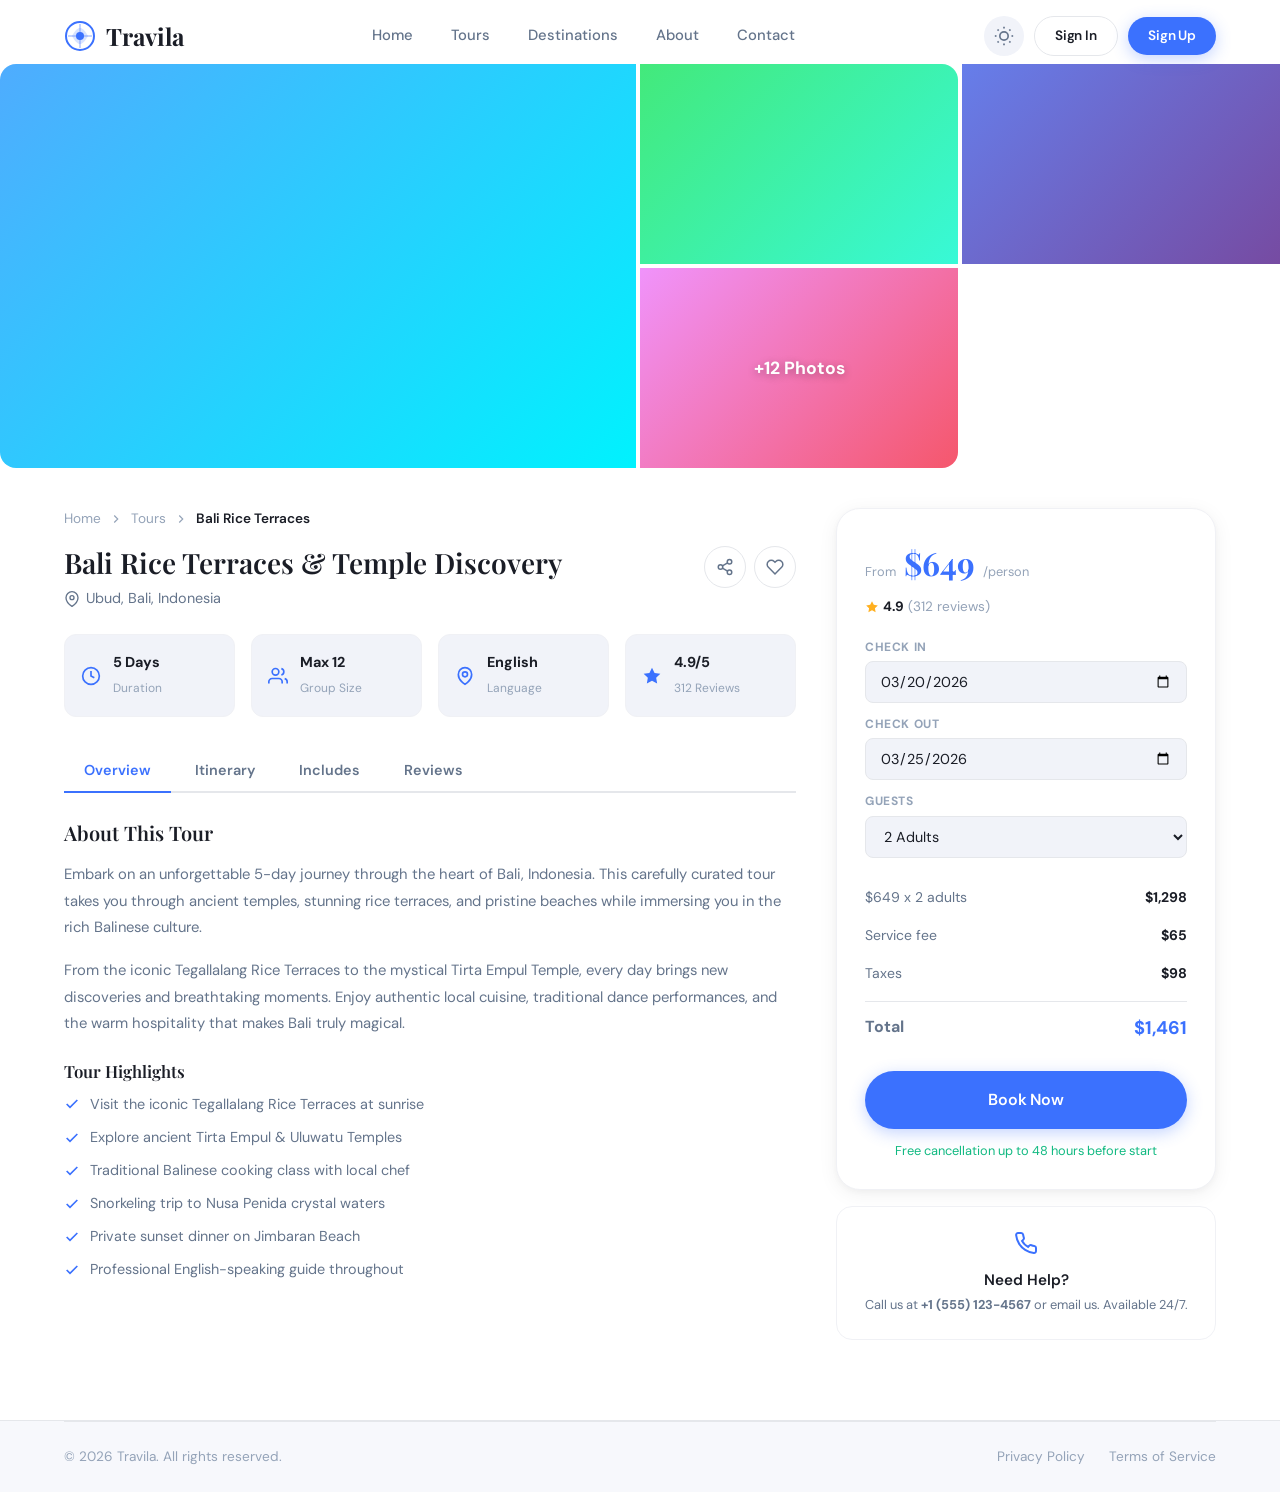
<file: tour-detail.html>
<!DOCTYPE html>
<html lang="en" data-theme="light">
<head>
    <meta charset="UTF-8">
    <meta name="viewport" content="width=device-width, initial-scale=1.0">
    <title>Bali Rice Terraces & Temple Discovery — Travila</title>
    <link rel="preconnect" href="https://fonts.googleapis.com">
    <link rel="preconnect" href="https://fonts.gstatic.com" crossorigin>
    <link href="https://fonts.googleapis.com/css2?family=DM+Sans:ital,opsz,wght@0,9..40,300;0,9..40,400;0,9..40,500;0,9..40,600;0,9..40,700;1,9..40,400&family=Playfair+Display:wght@400;500;600;700&display=swap" rel="stylesheet">
    <link rel="stylesheet" href="css/style.css">
    <link rel="stylesheet" href="css/pages.css">
</head>
<body>

    <!-- HEADER -->
    <header class="header scrolled" id="header">
        <div class="container">
            <a href="index.html" class="logo">
                <svg class="logo-icon" width="32" height="32" viewBox="0 0 32 32" fill="none"><circle cx="16" cy="16" r="14" stroke="currentColor" stroke-width="2"/><path d="M8 16C8 16 12 8 16 8C20 8 24 16 24 16C24 16 20 24 16 24C12 24 8 16 8 16Z" fill="currentColor" opacity="0.2"/><path d="M16 4V28M4 16H28" stroke="currentColor" stroke-width="1.5" opacity="0.4"/><circle cx="16" cy="16" r="4" fill="currentColor"/></svg>
                <span>Travila</span>
            </a>
            <nav class="nav" id="nav">
                <a href="index.html" class="nav-link">Home</a>
                <a href="search-results.html" class="nav-link active">Tours</a>
                <a href="index.html#destinations" class="nav-link">Destinations</a>
                <a href="index.html#features" class="nav-link">About</a>
                <a href="index.html#contact" class="nav-link">Contact</a>
            </nav>
            <div class="header-actions">
                <button class="theme-toggle" id="themeToggle" aria-label="Toggle dark mode">
                    <svg class="icon-sun" width="20" height="20" viewBox="0 0 24 24" fill="none" stroke="currentColor" stroke-width="2"><circle cx="12" cy="12" r="5"/><line x1="12" y1="1" x2="12" y2="3"/><line x1="12" y1="21" x2="12" y2="23"/><line x1="4.22" y1="4.22" x2="5.64" y2="5.64"/><line x1="18.36" y1="18.36" x2="19.78" y2="19.78"/><line x1="1" y1="12" x2="3" y2="12"/><line x1="21" y1="12" x2="23" y2="12"/><line x1="4.22" y1="19.78" x2="5.64" y2="18.36"/><line x1="18.36" y1="5.64" x2="19.78" y2="4.22"/></svg>
                    <svg class="icon-moon" width="20" height="20" viewBox="0 0 24 24" fill="none" stroke="currentColor" stroke-width="2"><path d="M21 12.79A9 9 0 1 1 11.21 3 7 7 0 0 0 21 12.79z"/></svg>
                </button>
                <a href="#" class="btn btn-outline btn-sm">Sign In</a>
                <a href="#" class="btn btn-primary btn-sm">Sign Up</a>
                <button class="mobile-toggle" id="mobileToggle" aria-label="Toggle menu"><span></span><span></span><span></span></button>
            </div>
        </div>
    </header>

    <!-- GALLERY HERO -->
    <section class="detail-gallery">
        <div class="gallery-grid">
            <div class="gallery-main" style="background: linear-gradient(135deg, #4facfe 0%, #00f2fe 100%);"></div>
            <div class="gallery-thumb" style="background: linear-gradient(135deg, #43e97b 0%, #38f9d7 100%);"></div>
            <div class="gallery-thumb" style="background: linear-gradient(135deg, #667eea 0%, #764ba2 100%);"></div>
            <div class="gallery-thumb gallery-more" style="background: linear-gradient(135deg, #f093fb 0%, #f5576c 100%);">
                <span>+12 Photos</span>
            </div>
        </div>
    </section>

    <!-- DETAIL CONTENT -->
    <section class="detail-section">
        <div class="container">
            <div class="detail-layout">
                <!-- LEFT: Info -->
                <div class="detail-main">
                    <nav class="breadcrumb">
                        <a href="index.html">Home</a>
                        <svg width="14" height="14" viewBox="0 0 24 24" fill="none" stroke="currentColor" stroke-width="2"><polyline points="9 18 15 12 9 6"/></svg>
                        <a href="search-results.html">Tours</a>
                        <svg width="14" height="14" viewBox="0 0 24 24" fill="none" stroke="currentColor" stroke-width="2"><polyline points="9 18 15 12 9 6"/></svg>
                        <span>Bali Rice Terraces</span>
                    </nav>

                    <div class="detail-header">
                        <div>
                            <h1>Bali Rice Terraces & Temple Discovery</h1>
                            <div class="detail-location">
                                <svg width="16" height="16" viewBox="0 0 24 24" fill="none" stroke="currentColor" stroke-width="2"><path d="M21 10c0 7-9 13-9 13s-9-6-9-13a9 9 0 0 1 18 0z"/><circle cx="12" cy="10" r="3"/></svg>
                                Ubud, Bali, Indonesia
                            </div>
                        </div>
                        <div class="detail-actions">
                            <button class="action-btn" aria-label="Share">
                                <svg width="18" height="18" viewBox="0 0 24 24" fill="none" stroke="currentColor" stroke-width="2"><circle cx="18" cy="5" r="3"/><circle cx="6" cy="12" r="3"/><circle cx="18" cy="19" r="3"/><line x1="8.59" y1="13.51" x2="15.42" y2="17.49"/><line x1="15.41" y1="6.51" x2="8.59" y2="10.49"/></svg>
                            </button>
                            <button class="action-btn" aria-label="Save">
                                <svg width="18" height="18" viewBox="0 0 24 24" fill="none" stroke="currentColor" stroke-width="2"><path d="M20.84 4.61a5.5 5.5 0 0 0-7.78 0L12 5.67l-1.06-1.06a5.5 5.5 0 0 0-7.78 7.78l1.06 1.06L12 21.23l7.78-7.78 1.06-1.06a5.5 5.5 0 0 0 0-7.78z"/></svg>
                            </button>
                        </div>
                    </div>

                    <!-- Quick Info -->
                    <div class="quick-info">
                        <div class="qi-item">
                            <svg width="20" height="20" viewBox="0 0 24 24" fill="none" stroke="currentColor" stroke-width="2"><circle cx="12" cy="12" r="10"/><polyline points="12 6 12 12 16 14"/></svg>
                            <div><strong>5 Days</strong><span>Duration</span></div>
                        </div>
                        <div class="qi-item">
                            <svg width="20" height="20" viewBox="0 0 24 24" fill="none" stroke="currentColor" stroke-width="2"><path d="M17 21v-2a4 4 0 0 0-4-4H5a4 4 0 0 0-4 4v2"/><circle cx="9" cy="7" r="4"/><path d="M23 21v-2a4 4 0 0 0-3-3.87"/><path d="M16 3.13a4 4 0 0 1 0 7.75"/></svg>
                            <div><strong>Max 12</strong><span>Group Size</span></div>
                        </div>
                        <div class="qi-item">
                            <svg width="20" height="20" viewBox="0 0 24 24" fill="none" stroke="currentColor" stroke-width="2"><path d="M12 22s-8-4.5-8-11.8A8 8 0 0 1 12 2a8 8 0 0 1 8 8.2c0 7.3-8 11.8-8 11.8z"/><circle cx="12" cy="10" r="3"/></svg>
                            <div><strong>English</strong><span>Language</span></div>
                        </div>
                        <div class="qi-item">
                            <svg width="20" height="20" viewBox="0 0 24 24" fill="currentColor"><path d="M12 2L15.09 8.26L22 9.27L17 14.14L18.18 21.02L12 17.77L5.82 21.02L7 14.14L2 9.27L8.91 8.26L12 2Z"/></svg>
                            <div><strong>4.9/5</strong><span>312 Reviews</span></div>
                        </div>
                    </div>

                    <!-- Tabs -->
                    <div class="detail-tabs">
                        <button class="dtab active" data-tab="overview">Overview</button>
                        <button class="dtab" data-tab="itinerary">Itinerary</button>
                        <button class="dtab" data-tab="includes">Includes</button>
                        <button class="dtab" data-tab="reviews">Reviews</button>
                    </div>

                    <!-- Tab: Overview -->
                    <div class="dtab-content active" id="tab-overview">
                        <h2>About This Tour</h2>
                        <p>Embark on an unforgettable 5-day journey through the heart of Bali, Indonesia. This carefully curated tour takes you through ancient temples, stunning rice terraces, and pristine beaches while immersing you in the rich Balinese culture.</p>
                        <p>From the iconic Tegallalang Rice Terraces to the mystical Tirta Empul Temple, every day brings new discoveries and breathtaking moments. Enjoy authentic local cuisine, traditional dance performances, and the warm hospitality that makes Bali truly magical.</p>
                        <h3>Tour Highlights</h3>
                        <ul class="highlight-list">
                            <li><svg width="16" height="16" viewBox="0 0 24 24" fill="none" stroke="var(--primary)" stroke-width="2.5"><polyline points="20 6 9 17 4 12"/></svg> Visit the iconic Tegallalang Rice Terraces at sunrise</li>
                            <li><svg width="16" height="16" viewBox="0 0 24 24" fill="none" stroke="var(--primary)" stroke-width="2.5"><polyline points="20 6 9 17 4 12"/></svg> Explore ancient Tirta Empul & Uluwatu Temples</li>
                            <li><svg width="16" height="16" viewBox="0 0 24 24" fill="none" stroke="var(--primary)" stroke-width="2.5"><polyline points="20 6 9 17 4 12"/></svg> Traditional Balinese cooking class with local chef</li>
                            <li><svg width="16" height="16" viewBox="0 0 24 24" fill="none" stroke="var(--primary)" stroke-width="2.5"><polyline points="20 6 9 17 4 12"/></svg> Snorkeling trip to Nusa Penida crystal waters</li>
                            <li><svg width="16" height="16" viewBox="0 0 24 24" fill="none" stroke="var(--primary)" stroke-width="2.5"><polyline points="20 6 9 17 4 12"/></svg> Private sunset dinner on Jimbaran Beach</li>
                            <li><svg width="16" height="16" viewBox="0 0 24 24" fill="none" stroke="var(--primary)" stroke-width="2.5"><polyline points="20 6 9 17 4 12"/></svg> Professional English-speaking guide throughout</li>
                        </ul>
                    </div>

                    <!-- Tab: Itinerary -->
                    <div class="dtab-content" id="tab-itinerary">
                        <h2>Day-by-Day Itinerary</h2>
                        <div class="itinerary">
                            <div class="itin-day">
                                <div class="itin-marker"><span>1</span></div>
                                <div class="itin-content">
                                    <h4>Day 1 — Arrival & Ubud Exploration</h4>
                                    <p>Airport pickup and transfer to your luxury villa in Ubud. Afternoon visit to Ubud Monkey Forest and Royal Palace. Welcome dinner at a traditional Balinese restaurant.</p>
                                    <div class="itin-details">
                                        <span><svg width="14" height="14" viewBox="0 0 24 24" fill="none" stroke="currentColor" stroke-width="2"><path d="M19 21V5a2 2 0 0 0-2-2H7a2 2 0 0 0-2 2v16"/><path d="M1 21h22"/></svg> Luxury Villa</span>
                                        <span><svg width="14" height="14" viewBox="0 0 24 24" fill="none" stroke="currentColor" stroke-width="2"><path d="M18 8h1a4 4 0 0 1 0 8h-1"/><path d="M2 8h16v9a4 4 0 0 1-4 4H6a4 4 0 0 1-4-4V8z"/><line x1="6" y1="1" x2="6" y2="4"/><line x1="10" y1="1" x2="10" y2="4"/><line x1="14" y1="1" x2="14" y2="4"/></svg> Dinner included</span>
                                    </div>
                                </div>
                            </div>
                            <div class="itin-day">
                                <div class="itin-marker"><span>2</span></div>
                                <div class="itin-content">
                                    <h4>Day 2 — Rice Terraces & Water Temple</h4>
                                    <p>Early morning visit to Tegallalang Rice Terraces for the best photos. Proceed to Tirta Empul Temple for the holy water purification experience. Afternoon Balinese cooking class.</p>
                                    <div class="itin-details">
                                        <span><svg width="14" height="14" viewBox="0 0 24 24" fill="none" stroke="currentColor" stroke-width="2"><path d="M19 21V5a2 2 0 0 0-2-2H7a2 2 0 0 0-2 2v16"/><path d="M1 21h22"/></svg> Luxury Villa</span>
                                        <span><svg width="14" height="14" viewBox="0 0 24 24" fill="none" stroke="currentColor" stroke-width="2"><path d="M18 8h1a4 4 0 0 1 0 8h-1"/><path d="M2 8h16v9a4 4 0 0 1-4 4H6a4 4 0 0 1-4-4V8z"/></svg> All meals</span>
                                    </div>
                                </div>
                            </div>
                            <div class="itin-day">
                                <div class="itin-marker"><span>3</span></div>
                                <div class="itin-content">
                                    <h4>Day 3 — Nusa Penida Island Adventure</h4>
                                    <p>Full day trip to Nusa Penida. Visit Kelingking Beach, Angel's Billabong, and Broken Beach. Snorkeling with manta rays at Manta Point. Return to mainland.</p>
                                    <div class="itin-details">
                                        <span><svg width="14" height="14" viewBox="0 0 24 24" fill="none" stroke="currentColor" stroke-width="2"><path d="M19 21V5a2 2 0 0 0-2-2H7a2 2 0 0 0-2 2v16"/><path d="M1 21h22"/></svg> Beach Resort</span>
                                        <span><svg width="14" height="14" viewBox="0 0 24 24" fill="none" stroke="currentColor" stroke-width="2"><path d="M18 8h1a4 4 0 0 1 0 8h-1"/><path d="M2 8h16v9a4 4 0 0 1-4 4H6a4 4 0 0 1-4-4V8z"/></svg> Lunch included</span>
                                    </div>
                                </div>
                            </div>
                            <div class="itin-day">
                                <div class="itin-marker"><span>4</span></div>
                                <div class="itin-content">
                                    <h4>Day 4 — Uluwatu Temple & Kecak Dance</h4>
                                    <p>Relaxed morning. Afternoon visit to the clifftop Uluwatu Temple for the iconic sunset Kecak fire dance performance. Private sunset dinner on Jimbaran Beach.</p>
                                    <div class="itin-details">
                                        <span><svg width="14" height="14" viewBox="0 0 24 24" fill="none" stroke="currentColor" stroke-width="2"><path d="M19 21V5a2 2 0 0 0-2-2H7a2 2 0 0 0-2 2v16"/><path d="M1 21h22"/></svg> Beach Resort</span>
                                        <span><svg width="14" height="14" viewBox="0 0 24 24" fill="none" stroke="currentColor" stroke-width="2"><path d="M18 8h1a4 4 0 0 1 0 8h-1"/><path d="M2 8h16v9a4 4 0 0 1-4 4H6a4 4 0 0 1-4-4V8z"/></svg> Dinner included</span>
                                    </div>
                                </div>
                            </div>
                            <div class="itin-day">
                                <div class="itin-marker"><span>5</span></div>
                                <div class="itin-content">
                                    <h4>Day 5 — Departure</h4>
                                    <p>Free morning for last-minute shopping at Ubud Art Market. Transfer to Ngurah Rai International Airport for your departure flight.</p>
                                    <div class="itin-details">
                                        <span><svg width="14" height="14" viewBox="0 0 24 24" fill="none" stroke="currentColor" stroke-width="2"><path d="M18 8h1a4 4 0 0 1 0 8h-1"/><path d="M2 8h16v9a4 4 0 0 1-4 4H6a4 4 0 0 1-4-4V8z"/></svg> Breakfast included</span>
                                    </div>
                                </div>
                            </div>
                        </div>
                    </div>

                    <!-- Tab: Includes -->
                    <div class="dtab-content" id="tab-includes">
                        <h2>What's Included & Excluded</h2>
                        <div class="includes-grid">
                            <div class="includes-col">
                                <h4 class="inc-title"><svg width="18" height="18" viewBox="0 0 24 24" fill="none" stroke="#10b981" stroke-width="2.5"><polyline points="20 6 9 17 4 12"/></svg> Included</h4>
                                <ul>
                                    <li>4 nights accommodation (luxury villa & beach resort)</li>
                                    <li>Daily breakfast + select meals as per itinerary</li>
                                    <li>All entrance fees and activity costs</li>
                                    <li>Airport pickup and drop-off transfers</li>
                                    <li>Professional English-speaking guide</li>
                                    <li>Air-conditioned private transport</li>
                                    <li>Snorkeling equipment rental</li>
                                    <li>Cooking class materials and recipes</li>
                                    <li>Travel insurance coverage</li>
                                </ul>
                            </div>
                            <div class="includes-col">
                                <h4 class="inc-title"><svg width="18" height="18" viewBox="0 0 24 24" fill="none" stroke="#ef4444" stroke-width="2.5"><line x1="18" y1="6" x2="6" y2="18"/><line x1="6" y1="6" x2="18" y2="18"/></svg> Not Included</h4>
                                <ul>
                                    <li>International flights to/from Bali</li>
                                    <li>Visa fees (if applicable)</li>
                                    <li>Personal expenses and shopping</li>
                                    <li>Meals not mentioned in itinerary</li>
                                    <li>Tips and gratuities (optional)</li>
                                    <li>Travel vaccinations</li>
                                </ul>
                            </div>
                        </div>
                    </div>

                    <!-- Tab: Reviews -->
                    <div class="dtab-content" id="tab-reviews">
                        <h2>Guest Reviews</h2>
                        <div class="reviews-summary">
                            <div class="reviews-score">
                                <span class="score-big">4.9</span>
                                <div class="score-stars">
                                    <svg width="16" height="16" viewBox="0 0 24 24" fill="#FFB020"><path d="M12 2L15.09 8.26L22 9.27L17 14.14L18.18 21.02L12 17.77L5.82 21.02L7 14.14L2 9.27L8.91 8.26L12 2Z"/></svg>
                                    <svg width="16" height="16" viewBox="0 0 24 24" fill="#FFB020"><path d="M12 2L15.09 8.26L22 9.27L17 14.14L18.18 21.02L12 17.77L5.82 21.02L7 14.14L2 9.27L8.91 8.26L12 2Z"/></svg>
                                    <svg width="16" height="16" viewBox="0 0 24 24" fill="#FFB020"><path d="M12 2L15.09 8.26L22 9.27L17 14.14L18.18 21.02L12 17.77L5.82 21.02L7 14.14L2 9.27L8.91 8.26L12 2Z"/></svg>
                                    <svg width="16" height="16" viewBox="0 0 24 24" fill="#FFB020"><path d="M12 2L15.09 8.26L22 9.27L17 14.14L18.18 21.02L12 17.77L5.82 21.02L7 14.14L2 9.27L8.91 8.26L12 2Z"/></svg>
                                    <svg width="16" height="16" viewBox="0 0 24 24" fill="#FFB020"><path d="M12 2L15.09 8.26L22 9.27L17 14.14L18.18 21.02L12 17.77L5.82 21.02L7 14.14L2 9.27L8.91 8.26L12 2Z"/></svg>
                                </div>
                                <span>Based on 312 reviews</span>
                            </div>
                            <div class="reviews-bars">
                                <div class="rbar"><span>5 stars</span><div class="rbar-track"><div class="rbar-fill" style="width:82%"></div></div><span>82%</span></div>
                                <div class="rbar"><span>4 stars</span><div class="rbar-track"><div class="rbar-fill" style="width:12%"></div></div><span>12%</span></div>
                                <div class="rbar"><span>3 stars</span><div class="rbar-track"><div class="rbar-fill" style="width:4%"></div></div><span>4%</span></div>
                                <div class="rbar"><span>2 stars</span><div class="rbar-track"><div class="rbar-fill" style="width:1%"></div></div><span>1%</span></div>
                                <div class="rbar"><span>1 star</span><div class="rbar-track"><div class="rbar-fill" style="width:1%"></div></div><span>1%</span></div>
                            </div>
                        </div>
                        <div class="review-list">
                            <div class="review-item">
                                <div class="review-author-avatar" style="background: linear-gradient(135deg, #667eea, #764ba2);">SC</div>
                                <div class="review-content">
                                    <div class="review-top">
                                        <div><strong>Sarah Chen</strong><span class="review-date">February 2026</span></div>
                                        <div class="review-stars-sm"><svg width="14" height="14" viewBox="0 0 24 24" fill="#FFB020"><path d="M12 2L15.09 8.26L22 9.27L17 14.14L18.18 21.02L12 17.77L5.82 21.02L7 14.14L2 9.27L8.91 8.26L12 2Z"/></svg> 5.0</div>
                                    </div>
                                    <p>"This was truly a once-in-a-lifetime experience! The rice terraces at sunrise were breathtaking. Our guide Ketut was incredibly knowledgeable and made every moment special. Highly recommend!"</p>
                                </div>
                            </div>
                            <div class="review-item">
                                <div class="review-author-avatar" style="background: linear-gradient(135deg, #43e97b, #38f9d7);">MR</div>
                                <div class="review-content">
                                    <div class="review-top">
                                        <div><strong>Marco Rossi</strong><span class="review-date">January 2026</span></div>
                                        <div class="review-stars-sm"><svg width="14" height="14" viewBox="0 0 24 24" fill="#FFB020"><path d="M12 2L15.09 8.26L22 9.27L17 14.14L18.18 21.02L12 17.77L5.82 21.02L7 14.14L2 9.27L8.91 8.26L12 2Z"/></svg> 4.8</div>
                                    </div>
                                    <p>"Fantastic tour from start to finish. The Nusa Penida day trip was the highlight — swimming with manta rays was surreal. Great value for money. Only suggestion: add more free time on Day 4."</p>
                                </div>
                            </div>
                        </div>
                    </div>
                </div>

                <!-- RIGHT: Booking Sidebar -->
                <aside class="booking-sidebar">
                    <div class="booking-card">
                        <div class="booking-price">
                            <span class="price-from">From</span>
                            <span class="price-big">$649</span>
                            <span class="price-per">/person</span>
                        </div>
                        <div class="booking-rating">
                            <svg width="14" height="14" viewBox="0 0 24 24" fill="#FFB020"><path d="M12 2L15.09 8.26L22 9.27L17 14.14L18.18 21.02L12 17.77L5.82 21.02L7 14.14L2 9.27L8.91 8.26L12 2Z"/></svg>
                            <strong>4.9</strong> <span>(312 reviews)</span>
                        </div>
                        <div class="booking-form">
                            <div class="bf-field">
                                <label>Check In</label>
                                <input type="date" value="2026-03-20">
                            </div>
                            <div class="bf-field">
                                <label>Check Out</label>
                                <input type="date" value="2026-03-25">
                            </div>
                            <div class="bf-field">
                                <label>Guests</label>
                                <select>
                                    <option>1 Adult</option>
                                    <option selected>2 Adults</option>
                                    <option>3 Adults</option>
                                    <option>4 Adults</option>
                                    <option>2 Adults + 1 Child</option>
                                    <option>2 Adults + 2 Children</option>
                                </select>
                            </div>
                        </div>
                        <div class="booking-summary">
                            <div class="bs-row"><span>$649 x 2 adults</span><strong>$1,298</strong></div>
                            <div class="bs-row"><span>Service fee</span><strong>$65</strong></div>
                            <div class="bs-row"><span>Taxes</span><strong>$98</strong></div>
                            <div class="bs-row bs-total"><span>Total</span><strong>$1,461</strong></div>
                        </div>
                        <a href="booking.html" class="btn btn-primary btn-block btn-lg">Book Now</a>
                        <p class="booking-note">Free cancellation up to 48 hours before start</p>
                    </div>
                    <div class="need-help-card">
                        <svg width="24" height="24" viewBox="0 0 24 24" fill="none" stroke="currentColor" stroke-width="2"><path d="M22 16.92v3a2 2 0 0 1-2.18 2 19.79 19.79 0 0 1-8.63-3.07 19.5 19.5 0 0 1-6-6 19.79 19.79 0 0 1-3.07-8.67A2 2 0 0 1 4.11 2h3a2 2 0 0 1 2 1.72 12.84 12.84 0 0 0 .7 2.81 2 2 0 0 1-.45 2.11L8.09 9.91a16 16 0 0 0 6 6l1.27-1.27a2 2 0 0 1 2.11-.45 12.84 12.84 0 0 0 2.81.7A2 2 0 0 1 22 16.92z"/></svg>
                        <h4>Need Help?</h4>
                        <p>Call us at <strong>+1 (555) 123-4567</strong> or email us. Available 24/7.</p>
                    </div>
                </aside>
            </div>
        </div>
    </section>

    <!-- FOOTER -->
    <footer class="footer footer-compact">
        <div class="container">
            <div class="footer-bottom">
                <p>&copy; 2026 Travila. All rights reserved.</p>
                <div class="footer-bottom-links">
                    <a href="#">Privacy Policy</a>
                    <a href="#">Terms of Service</a>
                </div>
            </div>
        </div>
    </footer>

    <script src="js/main.js"></script>
    <script src="js/pages.js"></script>
</body>
</html>
</file>
<file: css/style.css>
/* ============================================
   TRAVILA — Travel Booking Theme
   Premium CSS with Dark/Light Mode
   ============================================ */

/* ---------- CSS Variables ---------- */
:root {
    /* Primary palette */
    --primary: #3B71FE;
    --primary-dark: #2554d4;
    --primary-light: #6b95ff;
    --primary-ghost: rgba(59, 113, 254, 0.08);
    --primary-ghost-hover: rgba(59, 113, 254, 0.15);

    /* Warm accents */
    --accent-warm: #FF6B35;
    --accent-gold: #FFB020;
    --accent-rose: #f5576c;
    --accent-green: #10b981;

    /* Light theme */
    --bg: #ffffff;
    --bg-alt: #f7f8fc;
    --bg-card: #ffffff;
    --bg-elevated: #ffffff;
    --surface: #f1f3f9;
    --surface-hover: #e8ebf4;
    --border: #e5e7eb;
    --border-light: #f0f1f5;
    --text: #1a1d26;
    --text-secondary: #64748b;
    --text-muted: #94a3b8;
    --shadow-sm: 0 1px 3px rgba(0,0,0,0.06), 0 1px 2px rgba(0,0,0,0.04);
    --shadow-md: 0 4px 20px rgba(0,0,0,0.06), 0 2px 8px rgba(0,0,0,0.04);
    --shadow-lg: 0 10px 40px rgba(0,0,0,0.08), 0 4px 16px rgba(0,0,0,0.04);
    --shadow-xl: 0 20px 60px rgba(0,0,0,0.1), 0 8px 24px rgba(0,0,0,0.06);

    /* Transition */
    --ease: cubic-bezier(0.4, 0, 0.2, 1);
    --ease-spring: cubic-bezier(0.34, 1.56, 0.64, 1);

    /* Radius */
    --radius-sm: 8px;
    --radius: 12px;
    --radius-lg: 16px;
    --radius-xl: 24px;
    --radius-full: 9999px;
}

/* Dark Theme */
[data-theme="dark"] {
    --bg: #0f1117;
    --bg-alt: #161822;
    --bg-card: #1a1d2e;
    --bg-elevated: #1e2133;
    --surface: #252840;
    --surface-hover: #2d3150;
    --border: #2a2d42;
    --border-light: #1e2035;
    --text: #eef0f6;
    --text-secondary: #94a3c4;
    --text-muted: #5d6888;
    --shadow-sm: 0 1px 3px rgba(0,0,0,0.2), 0 1px 2px rgba(0,0,0,0.15);
    --shadow-md: 0 4px 20px rgba(0,0,0,0.25), 0 2px 8px rgba(0,0,0,0.2);
    --shadow-lg: 0 10px 40px rgba(0,0,0,0.3), 0 4px 16px rgba(0,0,0,0.2);
    --shadow-xl: 0 20px 60px rgba(0,0,0,0.35), 0 8px 24px rgba(0,0,0,0.25);
}

/* ---------- Reset & Base ---------- */
*, *::before, *::after {
    margin: 0;
    padding: 0;
    box-sizing: border-box;
}

html {
    scroll-behavior: smooth;
    scroll-padding-top: 80px;
}

body {
    font-family: 'DM Sans', -apple-system, BlinkMacSystemFont, sans-serif;
    background: var(--bg);
    color: var(--text);
    line-height: 1.6;
    transition: background 0.4s var(--ease), color 0.3s var(--ease);
    overflow-x: hidden;
    -webkit-font-smoothing: antialiased;
}

a {
    text-decoration: none;
    color: inherit;
    transition: color 0.25s var(--ease);
}

img { max-width: 100%; display: block; }
button { cursor: pointer; border: none; background: none; font-family: inherit; }
input { font-family: inherit; border: none; outline: none; background: none; }

.container {
    max-width: 1200px;
    margin: 0 auto;
    padding: 0 24px;
}

/* ---------- Typography ---------- */
h1, h2, h3, h4, h5 {
    font-family: 'Playfair Display', Georgia, serif;
    font-weight: 600;
    line-height: 1.2;
    color: var(--text);
}

.text-gradient {
    background: linear-gradient(135deg, var(--primary) 0%, var(--primary-light) 50%, var(--accent-warm) 100%);
    -webkit-background-clip: text;
    -webkit-text-fill-color: transparent;
    background-clip: text;
}

/* ---------- Buttons ---------- */
.btn {
    display: inline-flex;
    align-items: center;
    gap: 8px;
    padding: 12px 28px;
    border-radius: var(--radius-full);
    font-weight: 600;
    font-size: 0.925rem;
    letter-spacing: -0.01em;
    transition: all 0.3s var(--ease);
    white-space: nowrap;
}

.btn-sm { padding: 8px 20px; font-size: 0.85rem; }
.btn-lg { padding: 16px 36px; font-size: 1rem; }

.btn-primary {
    background: var(--primary);
    color: #fff;
    box-shadow: 0 4px 16px rgba(59, 113, 254, 0.3);
}
.btn-primary:hover {
    background: var(--primary-dark);
    box-shadow: 0 6px 24px rgba(59, 113, 254, 0.4);
    transform: translateY(-1px);
}

.btn-outline {
    border: 1.5px solid var(--border);
    color: var(--text);
    background: transparent;
}
.btn-outline:hover {
    border-color: var(--primary);
    color: var(--primary);
    background: var(--primary-ghost);
}

.btn-white {
    background: #fff;
    color: var(--primary);
    font-weight: 700;
}
.btn-white:hover {
    background: #f0f4ff;
    transform: translateY(-1px);
}

/* ---------- Header ---------- */
.header {
    position: fixed;
    top: 0;
    left: 0;
    right: 0;
    z-index: 1000;
    padding: 16px 0;
    transition: all 0.35s var(--ease);
    background: transparent;
}

.header.scrolled {
    background: var(--bg);
    border-bottom: 1px solid var(--border);
    box-shadow: var(--shadow-sm);
    padding: 10px 0;
    backdrop-filter: blur(20px);
}

[data-theme="dark"] .header.scrolled {
    background: rgba(15, 17, 23, 0.9);
}

.header .container {
    display: flex;
    align-items: center;
    justify-content: space-between;
}

.logo {
    display: flex;
    align-items: center;
    gap: 10px;
    font-family: 'Playfair Display', serif;
    font-weight: 700;
    font-size: 1.5rem;
    color: var(--text);
}

.logo-icon { color: var(--primary); }

.nav {
    display: flex;
    align-items: center;
    gap: 6px;
}

.nav-link {
    padding: 8px 16px;
    border-radius: var(--radius-full);
    font-size: 0.925rem;
    font-weight: 500;
    color: var(--text-secondary);
    transition: all 0.25s var(--ease);
}

.nav-link:hover, .nav-link.active {
    color: var(--primary);
    background: var(--primary-ghost);
}

.header-actions {
    display: flex;
    align-items: center;
    gap: 10px;
}

/* Theme Toggle */
.theme-toggle {
    width: 40px;
    height: 40px;
    border-radius: var(--radius-full);
    display: flex;
    align-items: center;
    justify-content: center;
    color: var(--text-secondary);
    background: var(--surface);
    transition: all 0.3s var(--ease);
}

.theme-toggle:hover {
    color: var(--primary);
    background: var(--primary-ghost);
}

.icon-moon { display: none; }
[data-theme="dark"] .icon-sun { display: none; }
[data-theme="dark"] .icon-moon { display: block; }

/* Mobile Toggle */
.mobile-toggle {
    display: none;
    flex-direction: column;
    gap: 5px;
    padding: 8px;
}

.mobile-toggle span {
    width: 22px;
    height: 2px;
    background: var(--text);
    border-radius: 2px;
    transition: all 0.3s var(--ease);
}

.mobile-toggle.active span:nth-child(1) {
    transform: rotate(45deg) translateY(7px) translateX(3px);
}

.mobile-toggle.active span:nth-child(2) {
    opacity: 0;
}

.mobile-toggle.active span:nth-child(3) {
    transform: rotate(-45deg) translateY(-7px) translateX(3px);
}

/* ---------- Hero ---------- */
.hero {
    position: relative;
    min-height: 100vh;
    display: flex;
    align-items: center;
    padding: 120px 0 60px;
    overflow: hidden;
}

.hero-bg {
    position: absolute;
    inset: 0;
    z-index: 0;
}

.hero-gradient {
    position: absolute;
    inset: 0;
    background:
        radial-gradient(ellipse 80% 60% at 20% 40%, rgba(59, 113, 254, 0.12) 0%, transparent 70%),
        radial-gradient(ellipse 60% 50% at 80% 20%, rgba(255, 107, 53, 0.08) 0%, transparent 60%),
        radial-gradient(ellipse 40% 40% at 50% 80%, rgba(59, 113, 254, 0.06) 0%, transparent 50%);
}

[data-theme="dark"] .hero-gradient {
    background:
        radial-gradient(ellipse 80% 60% at 20% 40%, rgba(59, 113, 254, 0.15) 0%, transparent 70%),
        radial-gradient(ellipse 60% 50% at 80% 20%, rgba(255, 107, 53, 0.1) 0%, transparent 60%),
        radial-gradient(ellipse 40% 40% at 50% 80%, rgba(59, 113, 254, 0.08) 0%, transparent 50%);
}

.hero-particles {
    position: absolute;
    inset: 0;
    pointer-events: none;
}

.hero .container {
    position: relative;
    z-index: 1;
}

.hero-content {
    max-width: 720px;
    margin: 0 auto;
    text-align: center;
}

.hero-badge {
    display: inline-flex;
    align-items: center;
    gap: 8px;
    padding: 8px 18px;
    border-radius: var(--radius-full);
    background: var(--primary-ghost);
    color: var(--primary);
    font-size: 0.85rem;
    font-weight: 600;
    margin-bottom: 24px;
}

.hero-title {
    font-size: clamp(2.5rem, 6vw, 4rem);
    font-weight: 700;
    letter-spacing: -0.02em;
    margin-bottom: 20px;
    line-height: 1.1;
}

.hero-subtitle {
    font-size: 1.1rem;
    color: var(--text-secondary);
    max-width: 560px;
    margin: 0 auto 32px;
    line-height: 1.7;
}

.hero-stats {
    display: flex;
    align-items: center;
    justify-content: center;
    gap: 32px;
    margin-bottom: 48px;
}

.stat {
    text-align: center;
}

.stat strong {
    display: block;
    font-size: 1.75rem;
    font-weight: 700;
    color: var(--text);
    font-family: 'Playfair Display', serif;
}

.stat span {
    font-size: 0.85rem;
    color: var(--text-muted);
    font-weight: 500;
}

.stat-divider {
    width: 1px;
    height: 40px;
    background: var(--border);
}

/* ---------- Search Box ---------- */
.search-box {
    max-width: 900px;
    margin: 0 auto 40px;
    background: var(--bg-card);
    border-radius: var(--radius-xl);
    box-shadow: var(--shadow-xl);
    border: 1px solid var(--border-light);
    overflow: hidden;
}

.search-tabs {
    display: flex;
    border-bottom: 1px solid var(--border);
    padding: 0 4px;
}

.search-tab {
    flex: 1;
    display: flex;
    align-items: center;
    justify-content: center;
    gap: 8px;
    padding: 16px 12px;
    font-size: 0.9rem;
    font-weight: 600;
    color: var(--text-secondary);
    border-bottom: 2px solid transparent;
    margin-bottom: -1px;
    transition: all 0.25s var(--ease);
}

.search-tab:hover {
    color: var(--primary);
}

.search-tab.active {
    color: var(--primary);
    border-bottom-color: var(--primary);
}

.search-form {
    display: flex;
    align-items: stretch;
    padding: 8px;
}

.search-field {
    flex: 1;
    padding: 12px 16px;
}

.search-field label {
    display: block;
    font-size: 0.75rem;
    font-weight: 700;
    text-transform: uppercase;
    letter-spacing: 0.05em;
    color: var(--text-muted);
    margin-bottom: 4px;
}

.field-input {
    display: flex;
    align-items: center;
    gap: 8px;
    color: var(--text-secondary);
}

.field-input input {
    width: 100%;
    font-size: 0.925rem;
    color: var(--text);
    padding: 4px 0;
}

.field-input input::placeholder {
    color: var(--text-muted);
}

.search-divider {
    width: 1px;
    background: var(--border);
    margin: 12px 0;
}

.btn-search {
    border-radius: var(--radius-lg) !important;
    padding: 16px 28px;
    flex-shrink: 0;
}

/* Trusted */
.trusted {
    display: flex;
    align-items: center;
    justify-content: center;
    gap: 16px;
    flex-wrap: wrap;
    opacity: 0.6;
}

.trusted > span {
    font-size: 0.8rem;
    color: var(--text-muted);
    font-weight: 600;
    text-transform: uppercase;
    letter-spacing: 0.05em;
}

.trusted-logos {
    display: flex;
    align-items: center;
    gap: 24px;
}

.trusted-logo {
    font-size: 0.85rem;
    font-weight: 700;
    color: var(--text-muted);
    letter-spacing: 0.02em;
}

/* ---------- Sections ---------- */
.section {
    padding: 100px 0;
    position: relative;
}

.section-header {
    text-align: center;
    margin-bottom: 56px;
}

.section-badge {
    display: inline-flex;
    padding: 6px 16px;
    border-radius: var(--radius-full);
    background: var(--primary-ghost);
    color: var(--primary);
    font-size: 0.8rem;
    font-weight: 700;
    text-transform: uppercase;
    letter-spacing: 0.06em;
    margin-bottom: 16px;
}

.section-title {
    font-size: clamp(1.75rem, 4vw, 2.75rem);
    font-weight: 700;
    letter-spacing: -0.02em;
    margin-bottom: 12px;
}

.section-subtitle {
    font-size: 1.05rem;
    color: var(--text-secondary);
    max-width: 560px;
    margin: 0 auto;
}

.section-cta {
    text-align: center;
    margin-top: 48px;
}

/* ---------- Destinations Grid ---------- */
.destinations {
    background: var(--bg-alt);
}

.destinations-grid {
    display: grid;
    grid-template-columns: repeat(3, 1fr);
    grid-template-rows: repeat(2, 220px);
    gap: 20px;
}

.dest-card {
    position: relative;
    border-radius: var(--radius-lg);
    overflow: hidden;
    cursor: pointer;
    transition: transform 0.4s var(--ease);
}

.dest-card:hover {
    transform: translateY(-4px);
}

.dest-card-large {
    grid-row: span 2;
}

.dest-img {
    position: absolute;
    inset: 0;
}

.dest-img-pattern {
    position: absolute;
    inset: 0;
    background:
        radial-gradient(circle at 30% 40%, rgba(255,255,255,0.1) 0%, transparent 60%),
        url("data:image/svg+xml,%3Csvg width='40' height='40' viewBox='0 0 40 40' xmlns='http://www.w3.org/2000/svg'%3E%3Cg fill='%23ffffff' fill-opacity='0.05'%3E%3Cpath d='M20 20.5V18H0v-2h20v-2l2 3.5-2 3z'/%3E%3C/g%3E%3C/svg%3E");
}

.dest-overlay {
    position: absolute;
    bottom: 0;
    left: 0;
    right: 0;
    padding: 24px;
    background: linear-gradient(to top, rgba(0,0,0,0.7) 0%, rgba(0,0,0,0.1) 60%, transparent 100%);
    display: flex;
    align-items: flex-end;
    justify-content: space-between;
    height: 100%;
}

.dest-info h3 {
    color: #fff;
    font-size: 1.25rem;
    margin-bottom: 4px;
}

.dest-count {
    display: flex;
    align-items: center;
    gap: 6px;
    color: rgba(255,255,255,0.8);
    font-size: 0.85rem;
}

.dest-arrow {
    display: flex;
    align-items: center;
    justify-content: center;
    width: 40px;
    height: 40px;
    border-radius: var(--radius-full);
    background: rgba(255,255,255,0.15);
    color: #fff;
    backdrop-filter: blur(10px);
    transition: all 0.3s var(--ease);
    flex-shrink: 0;
}

.dest-card:hover .dest-arrow {
    background: var(--primary);
    transform: translateX(4px);
}

/* ---------- Tour Cards ---------- */
.tours-grid {
    display: grid;
    grid-template-columns: repeat(4, 1fr);
    gap: 24px;
}

.tour-filters {
    display: flex;
    justify-content: center;
    gap: 8px;
    margin-bottom: 40px;
    flex-wrap: wrap;
}

.filter-btn {
    padding: 8px 20px;
    border-radius: var(--radius-full);
    font-size: 0.875rem;
    font-weight: 600;
    color: var(--text-secondary);
    background: var(--surface);
    transition: all 0.25s var(--ease);
}

.filter-btn:hover {
    background: var(--primary-ghost);
    color: var(--primary);
}

.filter-btn.active {
    background: var(--primary);
    color: #fff;
}

.tour-card {
    background: var(--bg-card);
    border-radius: var(--radius-lg);
    overflow: hidden;
    border: 1px solid var(--border-light);
    transition: all 0.35s var(--ease);
}

.tour-card:hover {
    transform: translateY(-6px);
    box-shadow: var(--shadow-lg);
    border-color: transparent;
}

.tour-img {
    position: relative;
    height: 200px;
    overflow: hidden;
}

.tour-img-pattern {
    position: absolute;
    inset: 0;
    background:
        radial-gradient(circle at 70% 30%, rgba(255,255,255,0.15) 0%, transparent 50%),
        url("data:image/svg+xml,%3Csvg width='60' height='60' viewBox='0 0 60 60' xmlns='http://www.w3.org/2000/svg'%3E%3Cg fill='%23ffffff' fill-opacity='0.06'%3E%3Ccircle cx='30' cy='30' r='1.5'/%3E%3C/g%3E%3C/svg%3E");
}

.tour-badge-tag {
    position: absolute;
    top: 16px;
    left: 16px;
    padding: 4px 14px;
    border-radius: var(--radius-full);
    background: var(--primary);
    color: #fff;
    font-size: 0.75rem;
    font-weight: 700;
    text-transform: uppercase;
    letter-spacing: 0.04em;
    z-index: 2;
}

.tour-badge-tag.sale {
    background: var(--accent-rose);
}

.tour-heart {
    position: absolute;
    top: 16px;
    right: 16px;
    width: 36px;
    height: 36px;
    border-radius: var(--radius-full);
    background: rgba(255,255,255,0.2);
    backdrop-filter: blur(10px);
    display: flex;
    align-items: center;
    justify-content: center;
    color: #fff;
    z-index: 2;
    transition: all 0.3s var(--ease);
}

.tour-heart:hover {
    background: var(--accent-rose);
    transform: scale(1.1);
}

.tour-body {
    padding: 20px;
}

.tour-meta {
    display: flex;
    align-items: center;
    justify-content: space-between;
    margin-bottom: 12px;
}

.tour-rating {
    display: flex;
    align-items: center;
    gap: 4px;
    font-size: 0.85rem;
    font-weight: 600;
    color: var(--accent-gold);
}

.tour-rating span {
    color: var(--text-muted);
    font-weight: 400;
}

.tour-duration {
    display: flex;
    align-items: center;
    gap: 4px;
    font-size: 0.8rem;
    color: var(--text-muted);
}

.tour-title {
    font-size: 1.05rem;
    font-weight: 600;
    margin-bottom: 8px;
    line-height: 1.4;
    font-family: 'DM Sans', sans-serif;
    display: -webkit-box;
    -webkit-line-clamp: 2;
    -webkit-box-orient: vertical;
    overflow: hidden;
}

.tour-location {
    display: flex;
    align-items: center;
    gap: 6px;
    font-size: 0.825rem;
    color: var(--text-secondary);
    margin-bottom: 16px;
}

.tour-footer {
    display: flex;
    align-items: center;
    justify-content: space-between;
    padding-top: 16px;
    border-top: 1px solid var(--border-light);
}

.price-from {
    font-size: 0.75rem;
    color: var(--text-muted);
}

.price-amount {
    font-size: 1.25rem;
    font-weight: 700;
    color: var(--primary);
    font-family: 'Playfair Display', serif;
}

.price-per {
    font-size: 0.75rem;
    color: var(--text-muted);
}

/* ---------- Features ---------- */
.features {
    background: var(--bg-alt);
    overflow: hidden;
}

.features-bg {
    position: absolute;
    top: 0;
    right: -200px;
    width: 600px;
    height: 600px;
    border-radius: 50%;
    background: radial-gradient(circle, var(--primary-ghost) 0%, transparent 70%);
    pointer-events: none;
}

.features-grid {
    display: grid;
    grid-template-columns: repeat(4, 1fr);
    gap: 24px;
    margin-bottom: 64px;
}

.feature-card {
    background: var(--bg-card);
    padding: 32px 28px;
    border-radius: var(--radius-lg);
    border: 1px solid var(--border-light);
    transition: all 0.35s var(--ease);
    position: relative;
    overflow: hidden;
}

.feature-card::before {
    content: '';
    position: absolute;
    top: 0;
    left: 0;
    right: 0;
    height: 3px;
    background: var(--primary);
    opacity: 0;
    transition: opacity 0.3s var(--ease);
}

.feature-card:hover {
    transform: translateY(-4px);
    box-shadow: var(--shadow-lg);
    border-color: transparent;
}

.feature-card:hover::before {
    opacity: 1;
}

.feature-icon {
    width: 56px;
    height: 56px;
    border-radius: var(--radius);
    background: var(--primary-ghost);
    display: flex;
    align-items: center;
    justify-content: center;
    color: var(--primary);
    margin-bottom: 20px;
    transition: all 0.3s var(--ease);
}

.feature-card:hover .feature-icon {
    background: var(--primary);
    color: #fff;
}

.feature-card h3 {
    font-size: 1.1rem;
    font-weight: 600;
    margin-bottom: 10px;
    font-family: 'DM Sans', sans-serif;
}

.feature-card p {
    font-size: 0.9rem;
    color: var(--text-secondary);
    line-height: 1.6;
    margin-bottom: 16px;
}

.feature-link {
    display: inline-flex;
    align-items: center;
    gap: 6px;
    font-size: 0.85rem;
    font-weight: 600;
    color: var(--primary);
    transition: gap 0.25s var(--ease);
}

.feature-link:hover {
    gap: 10px;
}

/* Counter Row */
.counter-row {
    display: grid;
    grid-template-columns: repeat(4, 1fr);
    gap: 24px;
    background: var(--bg-card);
    padding: 40px;
    border-radius: var(--radius-xl);
    border: 1px solid var(--border-light);
    box-shadow: var(--shadow-md);
}

.counter-item {
    text-align: center;
}

.counter-number {
    display: block;
    font-size: 2.5rem;
    font-weight: 700;
    color: var(--primary);
    font-family: 'Playfair Display', serif;
    line-height: 1.2;
}

.counter-number::after {
    content: '+';
}

.counter-label {
    font-size: 0.875rem;
    color: var(--text-secondary);
    font-weight: 500;
}

/* ---------- Testimonials ---------- */
.testimonials {
    background: var(--bg);
}

.testimonials-slider {
    max-width: 800px;
    margin: 0 auto;
    overflow: hidden;
}

.testimonials-track {
    display: flex;
    transition: transform 0.5s var(--ease);
}

.testimonial-card {
    min-width: 100%;
    padding: 40px;
    background: var(--bg-card);
    border-radius: var(--radius-xl);
    border: 1px solid var(--border-light);
    box-shadow: var(--shadow-md);
}

.testimonial-stars {
    display: flex;
    gap: 4px;
    color: var(--accent-gold);
    margin-bottom: 20px;
}

.testimonial-text {
    font-size: 1.1rem;
    color: var(--text);
    line-height: 1.8;
    font-style: italic;
    margin-bottom: 28px;
    position: relative;
}

.testimonial-text::before {
    content: '\201C';
    position: absolute;
    top: -20px;
    left: -8px;
    font-size: 4rem;
    color: var(--primary);
    opacity: 0.2;
    font-family: Georgia, serif;
    line-height: 1;
}

.testimonial-author {
    display: flex;
    align-items: center;
    gap: 14px;
}

.author-avatar {
    width: 48px;
    height: 48px;
    border-radius: var(--radius-full);
    display: flex;
    align-items: center;
    justify-content: center;
    color: #fff;
    font-weight: 700;
    font-size: 0.9rem;
    flex-shrink: 0;
}

.author-info strong {
    display: block;
    font-size: 0.95rem;
    color: var(--text);
}

.author-info span {
    font-size: 0.8rem;
    color: var(--text-muted);
}

/* Testimonial Nav */
.testimonials-nav {
    display: flex;
    align-items: center;
    justify-content: center;
    gap: 16px;
    margin-top: 32px;
}

.test-nav-btn {
    width: 44px;
    height: 44px;
    border-radius: var(--radius-full);
    background: var(--surface);
    display: flex;
    align-items: center;
    justify-content: center;
    color: var(--text-secondary);
    transition: all 0.25s var(--ease);
}

.test-nav-btn:hover {
    background: var(--primary);
    color: #fff;
}

.test-dots {
    display: flex;
    gap: 8px;
}

.test-dot {
    width: 8px;
    height: 8px;
    border-radius: var(--radius-full);
    background: var(--border);
    transition: all 0.3s var(--ease);
    cursor: pointer;
}

.test-dot.active {
    width: 28px;
    background: var(--primary);
}

/* ---------- Offers ---------- */
.offers {
    background: var(--bg-alt);
}

.offers-grid {
    display: grid;
    grid-template-columns: 1fr 1fr;
    grid-template-rows: auto auto;
    gap: 24px;
}

.offer-card {
    position: relative;
    border-radius: var(--radius-xl);
    overflow: hidden;
    min-height: 280px;
    display: flex;
    align-items: flex-end;
    transition: transform 0.35s var(--ease);
}

.offer-card:hover {
    transform: translateY(-4px);
}

.offer-card-wide {
    grid-column: span 2;
    min-height: 340px;
}

.offer-bg {
    position: absolute;
    inset: 0;
}

.offer-pattern {
    position: absolute;
    inset: 0;
    background:
        radial-gradient(circle at 80% 20%, rgba(255,255,255,0.1) 0%, transparent 50%),
        url("data:image/svg+xml,%3Csvg width='80' height='80' viewBox='0 0 80 80' xmlns='http://www.w3.org/2000/svg'%3E%3Cg fill='%23ffffff' fill-opacity='0.04'%3E%3Cpath d='M0 0h40v40H0V0zm40 40h40v40H40V40z'/%3E%3C/g%3E%3C/svg%3E");
}

.offer-content {
    position: relative;
    z-index: 1;
    padding: 36px;
    color: #fff;
    width: 100%;
}

.offer-tag {
    display: inline-block;
    padding: 4px 14px;
    border-radius: var(--radius-full);
    background: rgba(255,255,255,0.2);
    backdrop-filter: blur(10px);
    font-size: 0.75rem;
    font-weight: 700;
    text-transform: uppercase;
    letter-spacing: 0.04em;
    margin-bottom: 12px;
}

.offer-content h3 {
    color: #fff;
    font-size: 1.5rem;
    margin-bottom: 10px;
}

.offer-content p {
    color: rgba(255,255,255,0.85);
    font-size: 0.925rem;
    max-width: 480px;
    margin-bottom: 20px;
    line-height: 1.6;
}

/* Timer */
.offer-timer {
    display: flex;
    gap: 12px;
    margin-bottom: 24px;
}

.timer-block {
    text-align: center;
    background: rgba(255,255,255,0.15);
    backdrop-filter: blur(10px);
    border-radius: var(--radius);
    padding: 10px 16px;
    min-width: 64px;
}

.timer-num {
    display: block;
    font-size: 1.5rem;
    font-weight: 700;
    font-family: 'Playfair Display', serif;
}

.timer-label {
    font-size: 0.7rem;
    text-transform: uppercase;
    letter-spacing: 0.05em;
    opacity: 0.8;
}

/* ---------- Newsletter ---------- */
.newsletter {
    background: var(--bg);
}

.newsletter-box {
    background: var(--bg-card);
    border: 1px solid var(--border-light);
    border-radius: var(--radius-xl);
    padding: 64px;
    display: flex;
    align-items: center;
    gap: 48px;
    position: relative;
    overflow: hidden;
    box-shadow: var(--shadow-md);
}

.newsletter-content {
    flex: 1;
}

.newsletter-content h2 {
    font-size: 1.75rem;
    margin-bottom: 12px;
}

.newsletter-content p {
    color: var(--text-secondary);
    font-size: 0.95rem;
    line-height: 1.7;
    margin-bottom: 28px;
    max-width: 480px;
}

.newsletter-form {
    display: flex;
    gap: 12px;
}

.newsletter-input {
    flex: 1;
    display: flex;
    align-items: center;
    gap: 12px;
    padding: 6px 6px 6px 20px;
    background: var(--surface);
    border-radius: var(--radius-full);
    border: 1px solid var(--border);
    color: var(--text-secondary);
    transition: border-color 0.25s var(--ease);
}

.newsletter-input:focus-within {
    border-color: var(--primary);
}

.newsletter-input input {
    width: 100%;
    padding: 12px 0;
    font-size: 0.925rem;
    color: var(--text);
}

.newsletter-input input::placeholder {
    color: var(--text-muted);
}

.newsletter-note {
    display: block;
    margin-top: 12px;
    font-size: 0.8rem;
    color: var(--text-muted);
}

.newsletter-decoration {
    color: var(--primary);
    flex-shrink: 0;
    opacity: 0.5;
    animation: rotate-slow 30s linear infinite;
}

@keyframes rotate-slow {
    from { transform: rotate(0deg); }
    to { transform: rotate(360deg); }
}

/* ---------- Footer ---------- */
.footer {
    background: var(--bg-alt);
    border-top: 1px solid var(--border);
    padding-top: 80px;
}

.footer-top {
    display: grid;
    grid-template-columns: 1.5fr 2fr 1fr;
    gap: 48px;
    padding-bottom: 48px;
}

.footer-desc {
    color: var(--text-secondary);
    font-size: 0.9rem;
    line-height: 1.7;
    margin: 16px 0 24px;
}

.footer-socials {
    display: flex;
    gap: 10px;
}

.social-link {
    width: 38px;
    height: 38px;
    border-radius: var(--radius-full);
    background: var(--surface);
    display: flex;
    align-items: center;
    justify-content: center;
    color: var(--text-secondary);
    transition: all 0.25s var(--ease);
}

.social-link:hover {
    background: var(--primary);
    color: #fff;
    transform: translateY(-2px);
}

.footer-links {
    display: grid;
    grid-template-columns: repeat(3, 1fr);
    gap: 24px;
}

.footer-col h4 {
    font-size: 0.95rem;
    font-weight: 700;
    margin-bottom: 20px;
    font-family: 'DM Sans', sans-serif;
}

.footer-col a {
    display: block;
    font-size: 0.875rem;
    color: var(--text-secondary);
    padding: 6px 0;
    transition: color 0.2s var(--ease), padding-left 0.2s var(--ease);
}

.footer-col a:hover {
    color: var(--primary);
    padding-left: 6px;
}

.footer-contact h4 {
    font-size: 0.95rem;
    font-weight: 700;
    margin-bottom: 20px;
    font-family: 'DM Sans', sans-serif;
}

.contact-item {
    display: flex;
    gap: 12px;
    margin-bottom: 16px;
    font-size: 0.875rem;
    color: var(--text-secondary);
}

.contact-item svg {
    flex-shrink: 0;
    margin-top: 2px;
    color: var(--primary);
}

.footer-payments {
    margin-top: 20px;
}

.footer-payments span {
    font-size: 0.8rem;
    color: var(--text-muted);
    display: block;
    margin-bottom: 10px;
}

.payment-icons {
    display: flex;
    gap: 8px;
}

.payment-icon {
    padding: 4px 12px;
    border-radius: var(--radius-sm);
    background: var(--surface);
    font-size: 0.75rem;
    font-weight: 700;
    color: var(--text-secondary);
}

.footer-bottom {
    display: flex;
    align-items: center;
    justify-content: space-between;
    padding: 24px 0;
    border-top: 1px solid var(--border);
    font-size: 0.85rem;
    color: var(--text-muted);
}

.footer-bottom-links {
    display: flex;
    gap: 24px;
}

.footer-bottom-links a {
    color: var(--text-muted);
}

.footer-bottom-links a:hover {
    color: var(--primary);
}

/* ---------- Back to Top ---------- */
.back-to-top {
    position: fixed;
    bottom: 32px;
    right: 32px;
    width: 48px;
    height: 48px;
    border-radius: var(--radius-full);
    background: var(--primary);
    color: #fff;
    display: flex;
    align-items: center;
    justify-content: center;
    box-shadow: 0 4px 16px rgba(59, 113, 254, 0.3);
    opacity: 0;
    visibility: hidden;
    transform: translateY(20px);
    transition: all 0.35s var(--ease);
    z-index: 100;
}

.back-to-top.visible {
    opacity: 1;
    visibility: visible;
    transform: translateY(0);
}

.back-to-top:hover {
    background: var(--primary-dark);
    transform: translateY(-3px);
}

/* ---------- Animations ---------- */
[data-animate] {
    opacity: 0;
    transform: translateY(30px);
    transition: opacity 0.7s var(--ease), transform 0.7s var(--ease);
}

[data-animate].animated {
    opacity: 1;
    transform: translateY(0);
}

/* ---------- Responsive ---------- */
@media (max-width: 1024px) {
    .tours-grid {
        grid-template-columns: repeat(2, 1fr);
    }

    .features-grid {
        grid-template-columns: repeat(2, 1fr);
    }

    .counter-row {
        grid-template-columns: repeat(2, 1fr);
    }

    .footer-top {
        grid-template-columns: 1fr 1fr;
    }
}

@media (max-width: 768px) {
    .nav {
        position: fixed;
        top: 0;
        right: -100%;
        width: 280px;
        height: 100vh;
        background: var(--bg);
        flex-direction: column;
        padding: 80px 32px 32px;
        gap: 4px;
        transition: right 0.4s var(--ease);
        box-shadow: var(--shadow-xl);
        z-index: 999;
    }

    .nav.open {
        right: 0;
    }

    .nav-link {
        width: 100%;
        padding: 12px 16px;
    }

    .mobile-toggle {
        display: flex;
    }

    .header-actions .btn {
        display: none;
    }

    .hero {
        padding: 100px 0 40px;
        min-height: auto;
    }

    .hero-stats {
        gap: 16px;
    }

    .hero-stats .stat strong {
        font-size: 1.25rem;
    }

    .search-form {
        flex-direction: column;
        gap: 0;
    }

    .search-divider {
        width: 100%;
        height: 1px;
        margin: 0;
    }

    .btn-search {
        margin-top: 8px;
        width: 100%;
        justify-content: center;
    }

    .destinations-grid {
        grid-template-columns: 1fr;
        grid-template-rows: auto;
    }

    .dest-card-large {
        grid-row: span 1;
    }

    .dest-card {
        min-height: 200px;
    }

    .tours-grid {
        grid-template-columns: 1fr;
    }

    .features-grid {
        grid-template-columns: 1fr;
    }

    .counter-row {
        grid-template-columns: repeat(2, 1fr);
        padding: 24px;
    }

    .offers-grid {
        grid-template-columns: 1fr;
    }

    .offer-card-wide {
        grid-column: span 1;
    }

    .newsletter-box {
        flex-direction: column;
        padding: 32px;
        text-align: center;
    }

    .newsletter-form {
        flex-direction: column;
    }

    .newsletter-decoration {
        display: none;
    }

    .footer-top {
        grid-template-columns: 1fr;
        gap: 32px;
    }

    .footer-links {
        grid-template-columns: repeat(3, 1fr);
    }

    .footer-bottom {
        flex-direction: column;
        gap: 12px;
        text-align: center;
    }

    .section {
        padding: 60px 0;
    }

    .section-header {
        margin-bottom: 36px;
    }

    .testimonial-card {
        padding: 28px;
    }

    .trusted-logos {
        gap: 16px;
        flex-wrap: wrap;
        justify-content: center;
    }
}

@media (max-width: 480px) {
    .search-tabs {
        flex-wrap: wrap;
    }

    .search-tab {
        flex: 1 1 45%;
    }

    .hero-title {
        font-size: 2rem;
    }

    .footer-links {
        grid-template-columns: 1fr 1fr;
    }

    .offer-timer {
        flex-wrap: wrap;
    }

    .timer-block {
        min-width: auto;
        flex: 1;
    }
}

/* ---------- Loading animation ---------- */
@keyframes fadeInUp {
    from {
        opacity: 0;
        transform: translateY(30px);
    }
    to {
        opacity: 1;
        transform: translateY(0);
    }
}

/* Smooth image placeholder */
.dest-card, .tour-img {
    background: var(--surface);
}
</file>
<file: css/pages.css>
/* ============================================
   TRAVILA — Pages CSS (Search, Detail, Booking, Confirmation)
   ============================================ */

/* ---------- Page Hero ---------- */
.page-hero {
    padding: 100px 0 40px;
    background: var(--bg-alt);
    border-bottom: 1px solid var(--border);
}

.page-hero-content {
    max-width: 600px;
}

.breadcrumb {
    display: flex;
    align-items: center;
    gap: 8px;
    margin-bottom: 16px;
    font-size: 0.85rem;
}

.breadcrumb a {
    color: var(--text-muted);
    transition: color 0.2s;
}

.breadcrumb a:hover {
    color: var(--primary);
}

.breadcrumb span {
    color: var(--text);
    font-weight: 600;
}

.breadcrumb svg {
    color: var(--text-muted);
    flex-shrink: 0;
}

.page-hero h1 {
    font-size: clamp(1.5rem, 3.5vw, 2.25rem);
    margin-bottom: 8px;
}

.page-hero p {
    color: var(--text-secondary);
    font-size: 0.95rem;
}

/* ---------- Compact Search Bar ---------- */
.search-bar-compact {
    padding: 16px 0;
    background: var(--bg);
    border-bottom: 1px solid var(--border);
    position: sticky;
    top: 60px;
    z-index: 50;
}

.search-compact-form {
    display: flex;
    align-items: center;
    gap: 8px;
}

.sc-field {
    flex: 1;
    display: flex;
    align-items: center;
    gap: 8px;
    padding: 10px 14px;
    background: var(--surface);
    border: 1px solid var(--border);
    border-radius: var(--radius);
    color: var(--text-secondary);
    transition: border-color 0.2s;
}

.sc-field:focus-within {
    border-color: var(--primary);
}

.sc-field input {
    width: 100%;
    font-size: 0.85rem;
    color: var(--text);
    background: none;
}

.sc-field input::placeholder {
    color: var(--text-muted);
}

/* ---------- Results Layout ---------- */
.results-section {
    padding: 40px 0 80px;
}

.results-layout {
    display: grid;
    grid-template-columns: 260px 1fr;
    gap: 32px;
}

/* Filters Sidebar */
.filters-sidebar {
    position: sticky;
    top: 140px;
    align-self: start;
}

.filter-group {
    margin-bottom: 28px;
}

.filter-group h4 {
    font-size: 0.95rem;
    font-weight: 700;
    margin-bottom: 14px;
    font-family: 'DM Sans', sans-serif;
}

.filter-check {
    display: flex;
    align-items: center;
    gap: 10px;
    padding: 6px 0;
    font-size: 0.875rem;
    color: var(--text-secondary);
    cursor: pointer;
}

.filter-check input {
    display: none;
}

.checkmark {
    width: 18px;
    height: 18px;
    border: 2px solid var(--border);
    border-radius: 4px;
    flex-shrink: 0;
    transition: all 0.2s;
    position: relative;
}

.checkmark.round {
    border-radius: 50%;
}

.filter-check input:checked + .checkmark {
    background: var(--primary);
    border-color: var(--primary);
}

.filter-check input:checked + .checkmark::after {
    content: '';
    position: absolute;
    top: 2px;
    left: 5px;
    width: 4px;
    height: 8px;
    border: solid #fff;
    border-width: 0 2px 2px 0;
    transform: rotate(45deg);
}

.filter-check input:checked + .checkmark.round::after {
    top: 3px;
    left: 3px;
    width: 8px;
    height: 8px;
    border: none;
    border-radius: 50%;
    background: #fff;
    transform: none;
}

.filter-check .count {
    margin-left: auto;
    color: var(--text-muted);
    font-size: 0.8rem;
}

.stars-inline {
    margin-left: 4px;
}

.price-range {
    padding-top: 4px;
}

.range-slider {
    width: 100%;
    -webkit-appearance: none;
    height: 4px;
    border-radius: 2px;
    background: var(--border);
    outline: none;
}

.range-slider::-webkit-slider-thumb {
    -webkit-appearance: none;
    width: 18px;
    height: 18px;
    border-radius: 50%;
    background: var(--primary);
    cursor: pointer;
    box-shadow: 0 2px 6px rgba(59,113,254,0.3);
}

.range-values {
    display: flex;
    justify-content: space-between;
    margin-top: 8px;
    font-size: 0.8rem;
    color: var(--text-muted);
}

.btn-block {
    width: 100%;
    justify-content: center;
}

/* Results Main */
.results-toolbar {
    display: flex;
    align-items: center;
    gap: 16px;
    margin-bottom: 24px;
    flex-wrap: wrap;
}

.results-count {
    font-size: 0.9rem;
    color: var(--text-secondary);
    margin-right: auto;
}

.results-sort {
    display: flex;
    align-items: center;
    gap: 8px;
    font-size: 0.85rem;
    color: var(--text-secondary);
}

.results-sort select {
    padding: 8px 12px;
    border: 1px solid var(--border);
    border-radius: var(--radius-sm);
    background: var(--bg-card);
    color: var(--text);
    font-size: 0.85rem;
    font-family: inherit;
    cursor: pointer;
}

.results-view {
    display: flex;
    gap: 4px;
}

.view-btn {
    width: 36px;
    height: 36px;
    border-radius: var(--radius-sm);
    display: flex;
    align-items: center;
    justify-content: center;
    color: var(--text-muted);
    background: var(--surface);
    transition: all 0.2s;
}

.view-btn.active, .view-btn:hover {
    color: var(--primary);
    background: var(--primary-ghost);
}

/* Results Grid */
.results-grid {
    display: grid;
    grid-template-columns: repeat(3, 1fr);
    gap: 20px;
}

.result-card {
    background: var(--bg-card);
    border: 1px solid var(--border-light);
    border-radius: var(--radius-lg);
    overflow: hidden;
    transition: all 0.3s var(--ease);
    display: block;
    text-decoration: none;
    color: inherit;
}

.result-card:hover {
    transform: translateY(-4px);
    box-shadow: var(--shadow-lg);
    border-color: transparent;
}

.result-img {
    height: 180px;
    position: relative;
}

.result-badge {
    position: absolute;
    top: 12px;
    left: 12px;
    padding: 3px 12px;
    border-radius: var(--radius-full);
    background: var(--primary);
    color: #fff;
    font-size: 0.7rem;
    font-weight: 700;
    text-transform: uppercase;
    letter-spacing: 0.04em;
}

.result-badge.sale {
    background: var(--accent-rose);
}

.result-body {
    padding: 16px;
}

.result-meta {
    display: flex;
    align-items: center;
    justify-content: space-between;
    margin-bottom: 10px;
    font-size: 0.8rem;
}

.result-rating {
    display: flex;
    align-items: center;
    gap: 4px;
    color: var(--accent-gold);
    font-weight: 600;
}

.result-duration {
    display: flex;
    align-items: center;
    gap: 4px;
    color: var(--text-muted);
}

.result-body h3 {
    font-size: 0.95rem;
    font-weight: 600;
    margin-bottom: 6px;
    line-height: 1.4;
    font-family: 'DM Sans', sans-serif;
    display: -webkit-box;
    -webkit-line-clamp: 2;
    -webkit-box-orient: vertical;
    overflow: hidden;
}

.result-location {
    display: flex;
    align-items: center;
    gap: 4px;
    font-size: 0.8rem;
    color: var(--text-secondary);
    margin-bottom: 10px;
}

.result-tags {
    display: flex;
    gap: 6px;
    margin-bottom: 14px;
}

.result-tags span {
    padding: 2px 10px;
    border-radius: var(--radius-full);
    background: var(--primary-ghost);
    color: var(--primary);
    font-size: 0.7rem;
    font-weight: 600;
}

.result-footer {
    display: flex;
    align-items: center;
    justify-content: space-between;
    padding-top: 12px;
    border-top: 1px solid var(--border-light);
}

.result-price .from { font-size: 0.7rem; color: var(--text-muted); }
.result-price strong { font-size: 1.15rem; color: var(--primary); font-family: 'Playfair Display', serif; }
.result-price .per { font-size: 0.7rem; color: var(--text-muted); }

/* Pagination */
.pagination {
    display: flex;
    justify-content: center;
    gap: 6px;
    margin-top: 40px;
}

.page-btn {
    width: 40px;
    height: 40px;
    border-radius: var(--radius-sm);
    display: flex;
    align-items: center;
    justify-content: center;
    font-size: 0.9rem;
    font-weight: 600;
    color: var(--text-secondary);
    background: var(--surface);
    border: 1px solid var(--border);
    transition: all 0.2s;
}

.page-btn:hover:not(:disabled) {
    color: var(--primary);
    border-color: var(--primary);
    background: var(--primary-ghost);
}

.page-btn.active {
    background: var(--primary);
    color: #fff;
    border-color: var(--primary);
}

.page-btn:disabled {
    opacity: 0.4;
    cursor: not-allowed;
}

/* ---------- Detail Page ---------- */
.detail-gallery {
    padding-top: 64px;
}

.gallery-grid {
    display: grid;
    grid-template-columns: 2fr 1fr 1fr;
    grid-template-rows: 200px 200px;
    gap: 4px;
    max-height: 404px;
    overflow: hidden;
}

.gallery-main {
    grid-row: span 2;
    border-radius: var(--radius-lg) 0 0 var(--radius-lg);
}

.gallery-thumb {
    position: relative;
}

.gallery-thumb:nth-child(2) {
    border-radius: 0 var(--radius-lg) 0 0;
}

.gallery-more {
    border-radius: 0 0 var(--radius-lg) 0;
    display: flex;
    align-items: center;
    justify-content: center;
}

.gallery-more span {
    color: #fff;
    font-weight: 700;
    font-size: 1.1rem;
    text-shadow: 0 2px 8px rgba(0,0,0,0.3);
    cursor: pointer;
}

.detail-section {
    padding: 40px 0 80px;
}

.detail-layout {
    display: grid;
    grid-template-columns: 1fr 380px;
    gap: 40px;
}

.detail-header {
    display: flex;
    justify-content: space-between;
    align-items: flex-start;
    margin-bottom: 24px;
}

.detail-header h1 {
    font-size: 1.75rem;
    margin-bottom: 8px;
}

.detail-location {
    display: flex;
    align-items: center;
    gap: 6px;
    color: var(--text-secondary);
    font-size: 0.9rem;
}

.detail-actions {
    display: flex;
    gap: 8px;
}

.action-btn {
    width: 42px;
    height: 42px;
    border-radius: var(--radius-full);
    border: 1px solid var(--border);
    display: flex;
    align-items: center;
    justify-content: center;
    color: var(--text-secondary);
    transition: all 0.2s;
}

.action-btn:hover {
    border-color: var(--primary);
    color: var(--primary);
    background: var(--primary-ghost);
}

/* Quick Info */
.quick-info {
    display: grid;
    grid-template-columns: repeat(4, 1fr);
    gap: 16px;
    margin-bottom: 32px;
}

.qi-item {
    display: flex;
    align-items: center;
    gap: 12px;
    padding: 16px;
    background: var(--surface);
    border-radius: var(--radius);
    border: 1px solid var(--border-light);
}

.qi-item svg {
    color: var(--primary);
    flex-shrink: 0;
}

.qi-item strong {
    display: block;
    font-size: 0.9rem;
}

.qi-item span {
    font-size: 0.75rem;
    color: var(--text-muted);
}

/* Detail Tabs */
.detail-tabs {
    display: flex;
    gap: 4px;
    border-bottom: 2px solid var(--border);
    margin-bottom: 28px;
}

.dtab {
    padding: 12px 20px;
    font-size: 0.9rem;
    font-weight: 600;
    color: var(--text-secondary);
    border-bottom: 2px solid transparent;
    margin-bottom: -2px;
    transition: all 0.2s;
    background: none;
}

.dtab:hover {
    color: var(--primary);
}

.dtab.active {
    color: var(--primary);
    border-bottom-color: var(--primary);
}

.dtab-content {
    display: none;
}

.dtab-content.active {
    display: block;
}

.dtab-content h2 {
    font-size: 1.25rem;
    margin-bottom: 16px;
}

.dtab-content h3 {
    font-size: 1.05rem;
    margin: 24px 0 12px;
}

.dtab-content p {
    color: var(--text-secondary);
    line-height: 1.8;
    margin-bottom: 16px;
    font-size: 0.925rem;
}

.highlight-list {
    list-style: none;
    display: flex;
    flex-direction: column;
    gap: 10px;
}

.highlight-list li {
    display: flex;
    align-items: center;
    gap: 10px;
    font-size: 0.9rem;
    color: var(--text-secondary);
}

.highlight-list li svg {
    flex-shrink: 0;
}

/* Itinerary */
.itinerary {
    position: relative;
    padding-left: 32px;
}

.itinerary::before {
    content: '';
    position: absolute;
    left: 15px;
    top: 24px;
    bottom: 24px;
    width: 2px;
    background: var(--border);
}

.itin-day {
    position: relative;
    margin-bottom: 28px;
}

.itin-day:last-child {
    margin-bottom: 0;
}

.itin-marker {
    position: absolute;
    left: -32px;
    top: 0;
    width: 30px;
    height: 30px;
    border-radius: 50%;
    background: var(--primary);
    display: flex;
    align-items: center;
    justify-content: center;
    z-index: 1;
}

.itin-marker span {
    color: #fff;
    font-size: 0.8rem;
    font-weight: 700;
}

.itin-content h4 {
    font-size: 1rem;
    font-weight: 700;
    margin-bottom: 8px;
    font-family: 'DM Sans', sans-serif;
}

.itin-content p {
    font-size: 0.875rem;
    color: var(--text-secondary);
    line-height: 1.7;
    margin-bottom: 10px;
}

.itin-details {
    display: flex;
    gap: 16px;
    flex-wrap: wrap;
}

.itin-details span {
    display: flex;
    align-items: center;
    gap: 6px;
    font-size: 0.8rem;
    color: var(--text-muted);
    padding: 4px 12px;
    background: var(--surface);
    border-radius: var(--radius-full);
}

/* Includes */
.includes-grid {
    display: grid;
    grid-template-columns: 1fr 1fr;
    gap: 24px;
}

.inc-title {
    display: flex;
    align-items: center;
    gap: 8px;
    font-size: 1rem;
    margin-bottom: 16px;
    font-family: 'DM Sans', sans-serif;
}

.includes-col ul {
    list-style: none;
    display: flex;
    flex-direction: column;
    gap: 8px;
}

.includes-col li {
    font-size: 0.875rem;
    color: var(--text-secondary);
    padding-left: 16px;
    position: relative;
}

.includes-col li::before {
    content: '';
    position: absolute;
    left: 0;
    top: 8px;
    width: 6px;
    height: 6px;
    border-radius: 50%;
    background: var(--text-muted);
}

/* Reviews */
.reviews-summary {
    display: flex;
    gap: 32px;
    margin-bottom: 32px;
    padding: 24px;
    background: var(--surface);
    border-radius: var(--radius-lg);
}

.reviews-score {
    text-align: center;
    min-width: 120px;
}

.score-big {
    font-size: 3rem;
    font-weight: 700;
    font-family: 'Playfair Display', serif;
    color: var(--primary);
    display: block;
    line-height: 1;
}

.score-stars {
    display: flex;
    justify-content: center;
    gap: 2px;
    margin: 8px 0;
}

.reviews-score > span {
    font-size: 0.8rem;
    color: var(--text-muted);
}

.reviews-bars {
    flex: 1;
    display: flex;
    flex-direction: column;
    justify-content: center;
    gap: 6px;
}

.rbar {
    display: flex;
    align-items: center;
    gap: 10px;
    font-size: 0.8rem;
    color: var(--text-muted);
}

.rbar-track {
    flex: 1;
    height: 6px;
    background: var(--border);
    border-radius: 3px;
    overflow: hidden;
}

.rbar-fill {
    height: 100%;
    background: var(--accent-gold);
    border-radius: 3px;
}

.review-list {
    display: flex;
    flex-direction: column;
    gap: 20px;
}

.review-item {
    display: flex;
    gap: 16px;
    padding: 20px;
    background: var(--bg-card);
    border: 1px solid var(--border-light);
    border-radius: var(--radius-lg);
}

.review-author-avatar {
    width: 44px;
    height: 44px;
    border-radius: 50%;
    display: flex;
    align-items: center;
    justify-content: center;
    color: #fff;
    font-weight: 700;
    font-size: 0.85rem;
    flex-shrink: 0;
}

.review-content {
    flex: 1;
}

.review-top {
    display: flex;
    justify-content: space-between;
    align-items: center;
    margin-bottom: 10px;
}

.review-top strong {
    font-size: 0.9rem;
}

.review-date {
    display: block;
    font-size: 0.75rem;
    color: var(--text-muted);
    margin-top: 2px;
}

.review-stars-sm {
    display: flex;
    align-items: center;
    gap: 4px;
    font-size: 0.85rem;
    font-weight: 600;
    color: var(--accent-gold);
}

.review-content p {
    font-size: 0.875rem;
    color: var(--text-secondary);
    line-height: 1.7;
    font-style: italic;
}

/* ---------- Booking Sidebar ---------- */
.booking-sidebar {
    position: sticky;
    top: 90px;
    align-self: start;
}

.booking-card {
    background: var(--bg-card);
    border: 1px solid var(--border-light);
    border-radius: var(--radius-xl);
    padding: 28px;
    box-shadow: var(--shadow-md);
    margin-bottom: 16px;
}

.booking-price {
    margin-bottom: 8px;
}

.price-from { font-size: 0.8rem; color: var(--text-muted); }
.price-big {
    font-size: 2rem;
    font-weight: 700;
    color: var(--primary);
    font-family: 'Playfair Display', serif;
    margin: 0 4px;
}
.price-per { font-size: 0.8rem; color: var(--text-muted); }

.booking-rating {
    display: flex;
    align-items: center;
    gap: 4px;
    font-size: 0.85rem;
    margin-bottom: 20px;
}

.booking-rating span {
    color: var(--text-muted);
}

.booking-form {
    display: flex;
    flex-direction: column;
    gap: 12px;
    margin-bottom: 20px;
}

.bf-field {
    display: flex;
    flex-direction: column;
    gap: 4px;
}

.bf-field label {
    font-size: 0.75rem;
    font-weight: 700;
    text-transform: uppercase;
    letter-spacing: 0.05em;
    color: var(--text-muted);
}

.bf-field input, .bf-field select {
    padding: 10px 14px;
    border: 1px solid var(--border);
    border-radius: var(--radius-sm);
    background: var(--surface);
    color: var(--text);
    font-size: 0.9rem;
    font-family: inherit;
    transition: border-color 0.2s;
}

.bf-field input:focus, .bf-field select:focus {
    border-color: var(--primary);
    outline: none;
}

.booking-summary {
    margin-bottom: 20px;
}

.bs-row {
    display: flex;
    justify-content: space-between;
    padding: 8px 0;
    font-size: 0.875rem;
    color: var(--text-secondary);
}

.bs-row strong {
    color: var(--text);
}

.bs-total {
    border-top: 1px solid var(--border);
    margin-top: 8px;
    padding-top: 12px;
    font-weight: 700;
    font-size: 1rem;
}

.bs-total strong {
    color: var(--primary);
    font-size: 1.15rem;
}

.booking-note {
    text-align: center;
    font-size: 0.8rem;
    color: var(--accent-green);
    margin-top: 12px;
}

.need-help-card {
    background: var(--bg-card);
    border: 1px solid var(--border-light);
    border-radius: var(--radius-lg);
    padding: 24px;
    text-align: center;
}

.need-help-card svg {
    color: var(--primary);
    margin-bottom: 8px;
}

.need-help-card h4 {
    font-size: 0.95rem;
    margin-bottom: 6px;
    font-family: 'DM Sans', sans-serif;
}

.need-help-card p {
    font-size: 0.8rem;
    color: var(--text-secondary);
    line-height: 1.6;
}

/* ---------- Booking Page Form ---------- */
.booking-page {
    padding: 100px 0 80px;
}

.booking-page-layout {
    display: grid;
    grid-template-columns: 1fr 380px;
    gap: 40px;
}

.form-section {
    background: var(--bg-card);
    border: 1px solid var(--border-light);
    border-radius: var(--radius-lg);
    padding: 28px;
    margin-bottom: 24px;
}

.form-section h3 {
    font-size: 1.1rem;
    margin-bottom: 20px;
    font-family: 'DM Sans', sans-serif;
    display: flex;
    align-items: center;
    gap: 10px;
}

.form-section h3 svg {
    color: var(--primary);
}

.form-grid {
    display: grid;
    grid-template-columns: 1fr 1fr;
    gap: 16px;
}

.form-field {
    display: flex;
    flex-direction: column;
    gap: 6px;
}

.form-field.full-width {
    grid-column: span 2;
}

.form-field label {
    font-size: 0.8rem;
    font-weight: 600;
    color: var(--text-secondary);
}

.form-field label .required {
    color: var(--accent-rose);
}

.form-field input,
.form-field select,
.form-field textarea {
    padding: 12px 14px;
    border: 1px solid var(--border);
    border-radius: var(--radius-sm);
    background: var(--surface);
    color: var(--text);
    font-size: 0.9rem;
    font-family: inherit;
    transition: border-color 0.2s;
}

.form-field input:focus,
.form-field select:focus,
.form-field textarea:focus {
    border-color: var(--primary);
    outline: none;
}

.form-field textarea {
    min-height: 100px;
    resize: vertical;
}

/* Payment Options */
.payment-options {
    display: flex;
    flex-direction: column;
    gap: 12px;
}

.payment-option {
    display: flex;
    align-items: center;
    gap: 14px;
    padding: 16px;
    border: 1px solid var(--border);
    border-radius: var(--radius);
    cursor: pointer;
    transition: all 0.2s;
}

.payment-option.selected {
    border-color: var(--primary);
    background: var(--primary-ghost);
}

.payment-option input {
    display: none;
}

.po-radio {
    width: 20px;
    height: 20px;
    border: 2px solid var(--border);
    border-radius: 50%;
    flex-shrink: 0;
    position: relative;
    transition: all 0.2s;
}

.payment-option.selected .po-radio {
    border-color: var(--primary);
}

.payment-option.selected .po-radio::after {
    content: '';
    position: absolute;
    top: 3px;
    left: 3px;
    width: 10px;
    height: 10px;
    border-radius: 50%;
    background: var(--primary);
}

.po-info strong {
    display: block;
    font-size: 0.9rem;
}

.po-info span {
    font-size: 0.8rem;
    color: var(--text-muted);
}

.card-fields {
    display: none;
    margin-top: 16px;
    padding-top: 16px;
    border-top: 1px solid var(--border);
}

.card-fields.visible {
    display: block;
}

/* Terms */
.terms-check {
    display: flex;
    align-items: flex-start;
    gap: 10px;
    margin: 24px 0;
    font-size: 0.85rem;
    color: var(--text-secondary);
}

.terms-check input[type="checkbox"] {
    width: 18px;
    height: 18px;
    margin-top: 2px;
    accent-color: var(--primary);
}

.terms-check a {
    color: var(--primary);
    font-weight: 600;
}

/* Order Summary Sidebar */
.order-summary {
    position: sticky;
    top: 90px;
    align-self: start;
}

.os-card {
    background: var(--bg-card);
    border: 1px solid var(--border-light);
    border-radius: var(--radius-xl);
    padding: 28px;
    box-shadow: var(--shadow-md);
}

.os-tour {
    display: flex;
    gap: 14px;
    padding-bottom: 16px;
    border-bottom: 1px solid var(--border-light);
    margin-bottom: 16px;
}

.os-tour-img {
    width: 80px;
    height: 60px;
    border-radius: var(--radius-sm);
    flex-shrink: 0;
}

.os-tour h4 {
    font-size: 0.9rem;
    font-weight: 600;
    margin-bottom: 4px;
    font-family: 'DM Sans', sans-serif;
}

.os-tour-loc {
    display: flex;
    align-items: center;
    gap: 4px;
    font-size: 0.75rem;
    color: var(--text-muted);
}

.os-details {
    display: flex;
    flex-direction: column;
    gap: 10px;
    padding-bottom: 16px;
    border-bottom: 1px solid var(--border-light);
    margin-bottom: 16px;
}

.os-detail-row {
    display: flex;
    align-items: center;
    gap: 10px;
    font-size: 0.85rem;
    color: var(--text-secondary);
}

.os-detail-row svg {
    color: var(--primary);
    flex-shrink: 0;
}

.os-secure {
    display: flex;
    align-items: center;
    justify-content: center;
    gap: 8px;
    margin-top: 16px;
    padding: 10px;
    background: var(--surface);
    border-radius: var(--radius-sm);
    font-size: 0.75rem;
    color: var(--text-muted);
}

.os-secure svg {
    color: var(--accent-green);
}

/* ---------- Confirmation Page ---------- */
.confirmation-section {
    padding: 120px 0 80px;
    text-align: center;
}

.confirmation-content {
    max-width: 600px;
    margin: 0 auto;
}

.confirm-icon {
    width: 88px;
    height: 88px;
    border-radius: 50%;
    background: var(--accent-green);
    display: flex;
    align-items: center;
    justify-content: center;
    margin: 0 auto 24px;
    animation: scaleIn 0.5s cubic-bezier(0.34, 1.56, 0.64, 1);
}

@keyframes scaleIn {
    0% { transform: scale(0); }
    100% { transform: scale(1); }
}

.confirmation-content h1 {
    font-size: 2rem;
    margin-bottom: 12px;
    animation: fadeUp 0.5s ease 0.2s both;
}

@keyframes fadeUp {
    0% { opacity: 0; transform: translateY(20px); }
    100% { opacity: 1; transform: translateY(0); }
}

.confirm-ref {
    display: inline-block;
    padding: 6px 18px;
    border-radius: var(--radius-full);
    background: var(--primary-ghost);
    color: var(--primary);
    font-size: 0.9rem;
    font-weight: 700;
    margin-bottom: 12px;
    animation: fadeUp 0.5s ease 0.3s both;
}

.confirm-subtitle {
    color: var(--text-secondary);
    font-size: 1rem;
    margin-bottom: 32px;
    animation: fadeUp 0.5s ease 0.4s both;
}

.confirm-details {
    background: var(--bg-card);
    border: 1px solid var(--border-light);
    border-radius: var(--radius-xl);
    padding: 28px;
    display: grid;
    grid-template-columns: 1fr 1fr;
    gap: 20px;
    text-align: left;
    margin-bottom: 32px;
    box-shadow: var(--shadow-md);
}

.cd-item {
    display: flex;
    align-items: center;
    gap: 12px;
}

.cd-icon {
    width: 40px;
    height: 40px;
    border-radius: var(--radius);
    display: flex;
    align-items: center;
    justify-content: center;
    flex-shrink: 0;
}

.cd-item label {
    font-size: 0.75rem;
    color: var(--text-muted);
    display: block;
}

.cd-item strong {
    font-size: 0.9rem;
}

/* What's Next */
.whats-next {
    text-align: left;
    margin-bottom: 32px;
}

.whats-next h3 {
    font-size: 1.15rem;
    margin-bottom: 20px;
    text-align: center;
    font-family: 'DM Sans', sans-serif;
}

.wn-items {
    display: flex;
    flex-direction: column;
    gap: 16px;
}

.wn-item {
    display: flex;
    gap: 16px;
    padding: 16px;
    background: var(--bg-card);
    border: 1px solid var(--border-light);
    border-radius: var(--radius);
}

.wn-icon {
    width: 44px;
    height: 44px;
    border-radius: var(--radius);
    display: flex;
    align-items: center;
    justify-content: center;
    flex-shrink: 0;
}

.wn-item strong {
    display: block;
    font-size: 0.9rem;
    margin-bottom: 4px;
}

.wn-item p {
    font-size: 0.8rem;
    color: var(--text-secondary);
    line-height: 1.6;
    margin: 0;
}

.confirm-actions {
    display: flex;
    justify-content: center;
    gap: 12px;
}

/* ---------- Footer Compact ---------- */
.footer-compact {
    padding-top: 0;
}

/* ---------- Responsive Pages ---------- */
@media (max-width: 1024px) {
    .detail-layout {
        grid-template-columns: 1fr 320px;
        gap: 24px;
    }

    .booking-page-layout {
        grid-template-columns: 1fr 320px;
        gap: 24px;
    }

    .results-grid {
        grid-template-columns: repeat(2, 1fr);
    }
}

@media (max-width: 900px) {
    .results-layout {
        grid-template-columns: 1fr;
    }

    .filters-sidebar {
        position: static;
        display: grid;
        grid-template-columns: repeat(2, 1fr);
        gap: 16px;
        padding: 20px;
        background: var(--bg-card);
        border: 1px solid var(--border-light);
        border-radius: var(--radius-lg);
    }

    .filters-sidebar .btn-block {
        grid-column: span 2;
    }

    .detail-layout {
        grid-template-columns: 1fr;
    }

    .booking-sidebar {
        position: static;
        order: -1;
    }

    .booking-page-layout {
        grid-template-columns: 1fr;
    }

    .order-summary {
        position: static;
        order: -1;
    }
}

@media (max-width: 768px) {
    .gallery-grid {
        grid-template-columns: 1fr 1fr;
        grid-template-rows: 200px 150px;
    }

    .gallery-main {
        grid-column: span 2;
        border-radius: var(--radius-lg) var(--radius-lg) 0 0;
    }

    .gallery-thumb:nth-child(2) {
        border-radius: 0;
    }

    .gallery-more {
        border-radius: 0 0 var(--radius-lg) 0;
    }

    .gallery-thumb:nth-child(3) {
        display: none;
    }

    .quick-info {
        grid-template-columns: repeat(2, 1fr);
    }

    .results-grid {
        grid-template-columns: 1fr;
    }

    .includes-grid {
        grid-template-columns: 1fr;
    }

    .reviews-summary {
        flex-direction: column;
    }

    .search-compact-form {
        flex-wrap: wrap;
    }

    .sc-field {
        flex: 1 1 45%;
    }

    .confirm-details {
        grid-template-columns: 1fr;
    }

    .confirm-actions {
        flex-direction: column;
    }

    .form-grid {
        grid-template-columns: 1fr;
    }

    .form-field.full-width {
        grid-column: span 1;
    }

    .detail-tabs {
        overflow-x: auto;
        -webkit-overflow-scrolling: touch;
    }

    .filters-sidebar {
        grid-template-columns: 1fr;
    }

    .filters-sidebar .btn-block {
        grid-column: span 1;
    }
}
</file>
